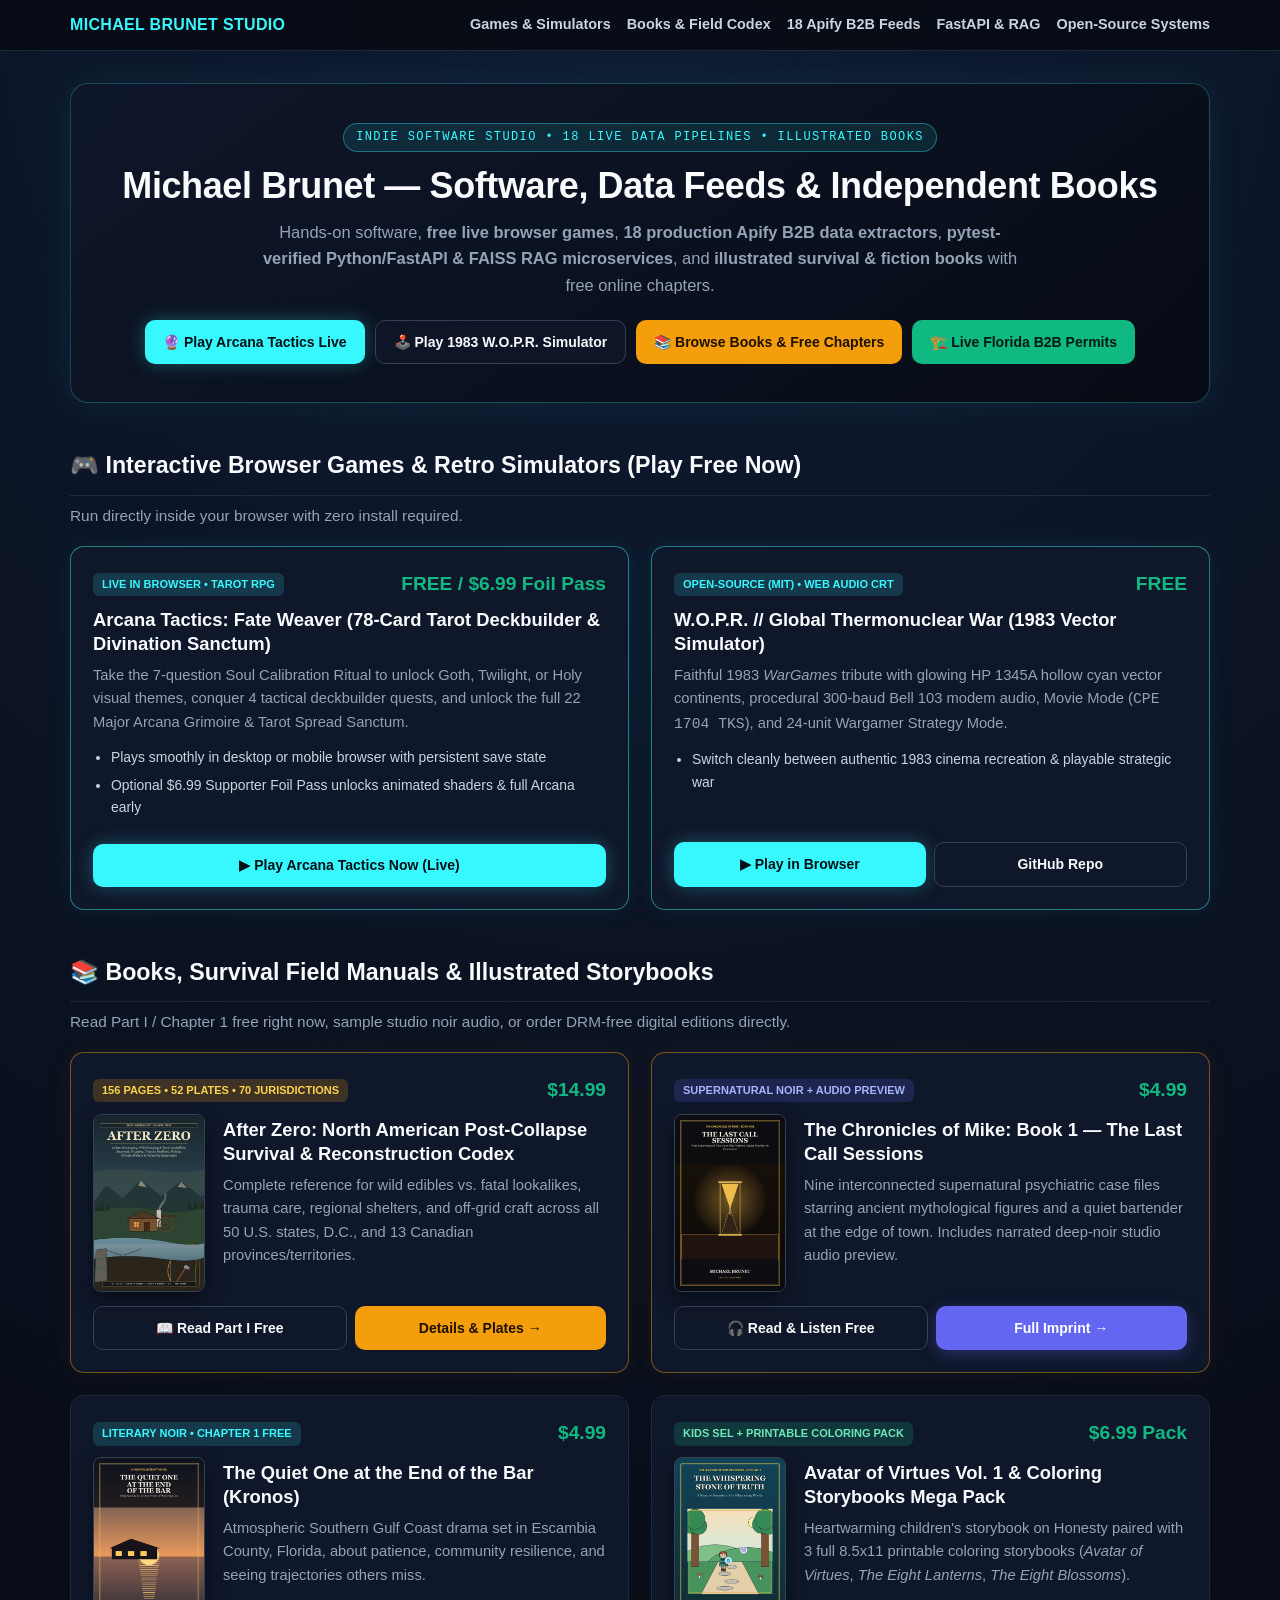
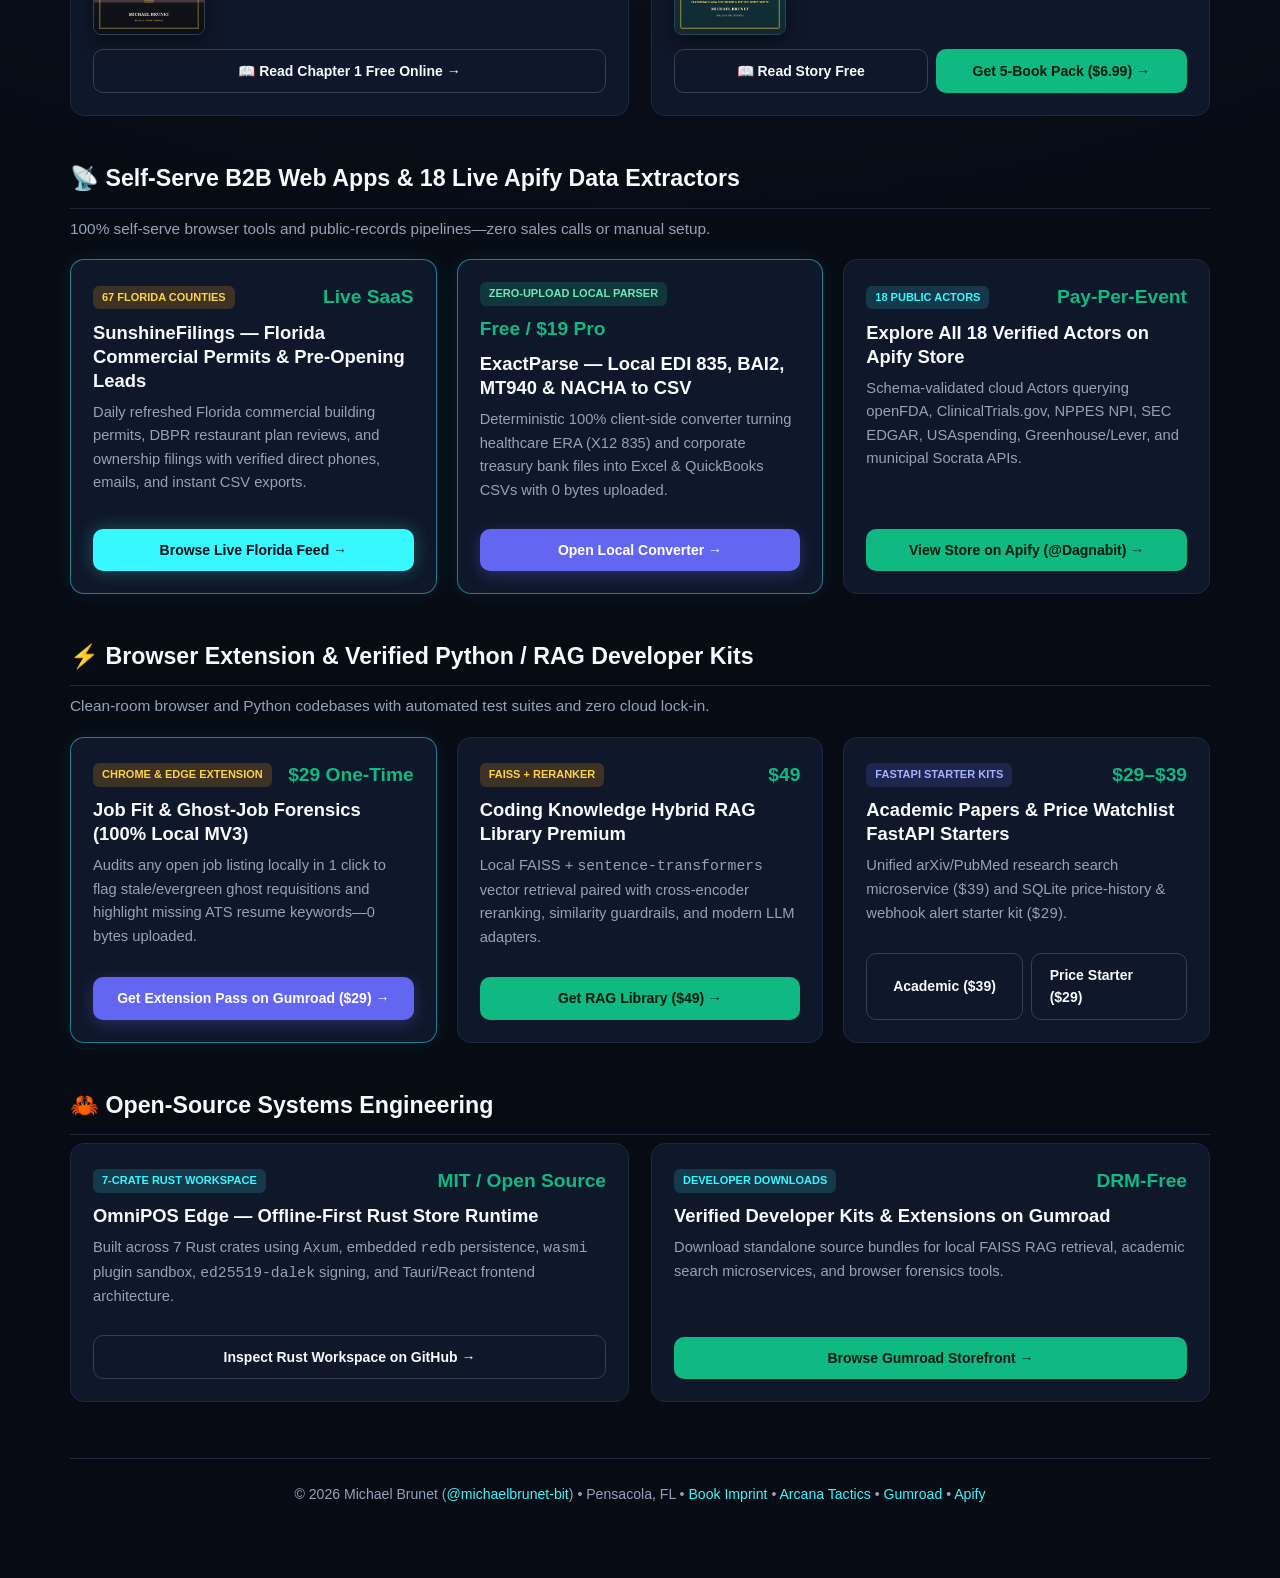
<file: index.html>
<!DOCTYPE html>
<html lang="en">
<head>
  <meta charset="UTF-8" />
  <meta name="viewport" content="width=device-width, initial-scale=1.0" />
  <title>Michael Brunet — Software Studio, Live Games, AI Microservices, Apify Feeds &amp; Books</title>
  <meta name="description" content="Play Arcana Tactics &amp; 1983 W.O.P.R. Simulator live, explore 18 Apify B2B data extractors, verified Python/FastAPI microservices on Gumroad, and illustrated books." />
  <link rel="canonical" href="https://michaelbrunet-bit.github.io/" />
  <meta property="og:title" content="Michael Brunet — Software Studio, Live Games, AI Microservices, Apify Feeds &amp; Books" />
  <meta property="og:description" content="Play Arcana Tactics &amp; 1983 W.O.P.R. Simulator live, explore 18 Apify B2B data extractors, verified Python/FastAPI microservices on Gumroad, and illustrated books." />
  <meta property="og:type" content="website" />
  <meta property="og:url" content="https://michaelbrunet-bit.github.io/" />
  <meta property="og:image" content="https://michaelbrunet-bit.github.io/GTW-1983-WOPR-Simulator/cover_630x500.png" />
  <meta name="twitter:card" content="summary_large_image" />
  <meta name="twitter:title" content="Michael Brunet — Software Studio, Live Games, AI Microservices, Apify Feeds &amp; Books" />
  <meta name="twitter:description" content="Play Arcana Tactics &amp; 1983 W.O.P.R. Simulator live, explore 18 Apify B2B data extractors, verified Python/FastAPI microservices on Gumroad, and illustrated books." />
  <style>
    :root {
      --bg: #070b14;
      --card: #0f172a;
      --card-2: #111c33;
      --border: #1e293b;
      --cyan: #38f8ff;
      --indigo: #6366f1;
      --emerald: #10b981;
      --amber: #f59e0b;
      --rose: #f43f5e;
      --text: #f8fafc;
      --muted: #94a3b8;
    }
    * { box-sizing: border-box; }
    html { scroll-behavior: smooth; }
    body {
      margin: 0;
      font-family: -apple-system, BlinkMacSystemFont, "Segoe UI", Roboto, Inter, sans-serif;
      background: radial-gradient(circle at top, #0f1b33 0%, var(--bg) 58%);
      color: var(--text);
      line-height: 1.6;
    }
    .topnav {
      position: sticky;
      top: 0;
      z-index: 40;
      background: rgba(7, 11, 20, 0.92);
      backdrop-filter: blur(10px);
      border-bottom: 1px solid var(--border);
    }
    .topnav-inner {
      max-width: 1180px;
      margin: 0 auto;
      padding: 12px 20px;
      display: flex;
      justify-content: space-between;
      align-items: center;
      flex-wrap: wrap;
      gap: 12px;
    }
    .brand { font-weight: 800; color: var(--cyan); text-decoration: none; font-size: 1rem; letter-spacing: 0.02em; }
    .navlinks { display: flex; flex-wrap: wrap; gap: 16px; }
    .navlinks a { color: #cbd5e1; text-decoration: none; font-size: 0.9rem; font-weight: 600; }
    .navlinks a:hover { color: var(--cyan); }
    .wrap { max-width: 1180px; margin: 0 auto; padding: 32px 20px 72px; }
    header.hero {
      text-align: center;
      padding: 38px 24px;
      border: 1px solid rgba(56, 248, 255, 0.25);
      border-radius: 18px;
      background: linear-gradient(145deg, rgba(15,23,42,0.92), rgba(7,11,20,0.96));
      box-shadow: 0 0 36px rgba(56, 248, 255, 0.08);
      margin-bottom: 36px;
    }
    .eyebrow {
      display: inline-block;
      font-family: "Courier New", monospace;
      font-size: 12px;
      letter-spacing: 1.4px;
      color: var(--cyan);
      background: rgba(56, 248, 255, 0.1);
      border: 1px solid rgba(56, 248, 255, 0.35);
      padding: 4px 12px;
      border-radius: 999px;
      margin-bottom: 12px;
    }
    h1 { font-size: 2.25rem; margin: 0 0 12px; letter-spacing: -0.4px; line-height: 1.2; }
    .hero-sub { max-width: 780px; margin: 0 auto 22px; color: var(--muted); font-size: 1.03rem; }
    .hero-actions { display: flex; flex-wrap: wrap; gap: 10px; justify-content: center; }
    .btn {
      display: inline-flex; align-items: center; justify-content: center; gap: 7px;
      padding: 10px 18px; border-radius: 10px; font-weight: 700; font-size: 14px;
      text-decoration: none; transition: transform 0.15s, box-shadow 0.15s; cursor: pointer;
    }
    .btn:hover { transform: translateY(-2px); }
    .btn-cyan { background: var(--cyan); color: #021017; box-shadow: 0 0 18px rgba(56,248,255,0.28); }
    .btn-indigo { background: var(--indigo); color: #fff; box-shadow: 0 4px 16px rgba(99,102,241,0.3); }
    .btn-emerald { background: var(--emerald); color: #031a12; }
    .btn-amber { background: var(--amber); color: #1c1002; }
    .btn-outline { border: 1px solid #334155; color: var(--text); background: rgba(15,23,42,0.75); }
    .section-title {
      font-size: 1.45rem; margin: 44px 0 8px; display: flex; align-items: center; gap: 10px;
      border-bottom: 1px solid var(--border); padding-bottom: 10px;
    }
    .section-lead { color: var(--muted); margin: 0 0 18px; font-size: 0.96rem; }
    .grid {
      display: grid;
      grid-template-columns: repeat(auto-fill, minmax(330px, 1fr));
      gap: 20px;
    }
    .grid-2 {
      display: grid;
      grid-template-columns: repeat(auto-fill, minmax(460px, 1fr));
      gap: 22px;
    }
    @media (max-width: 560px) {
      .grid-2 { grid-template-columns: 1fr; }
    }
    .card {
      background: var(--card);
      border: 1px solid var(--border);
      border-radius: 14px;
      padding: 22px;
      display: flex;
      flex-direction: column;
      justify-content: space-between;
      gap: 14px;
    }
    .card.featured {
      border-color: rgba(56, 248, 255, 0.45);
      box-shadow: 0 0 24px rgba(56, 248, 255, 0.07);
    }
    .card.book-featured {
      border-color: rgba(245, 158, 11, 0.45);
      box-shadow: 0 0 24px rgba(245, 158, 11, 0.06);
    }
    .badge-row { display: flex; justify-content: space-between; align-items: center; gap: 8px; margin-bottom: 8px; flex-wrap: wrap; }
    .tag {
      font-size: 11px; font-weight: 700; text-transform: uppercase;
      padding: 3px 9px; border-radius: 6px; background: rgba(99,102,241,0.18); color: #a5b4fc;
    }
    .tag.free { background: rgba(56,248,255,0.15); color: var(--cyan); }
    .tag.hot { background: rgba(245,158,11,0.2); color: #fcd34d; }
    .tag.green { background: rgba(16,185,129,0.2); color: #6ee7b7; }
    .price { font-size: 1.2rem; font-weight: 800; color: var(--emerald); }
    .card h3 { margin: 4px 0 8px; font-size: 1.15rem; line-height: 1.3; }
    .card p { color: var(--muted); font-size: 0.92rem; margin: 0 0 12px; }
    .bullets { margin: 0 0 12px; padding-left: 18px; color: #cbd5e1; font-size: 0.87rem; }
    .bullets li { margin-bottom: 5px; }
    .book-flex { display: flex; gap: 18px; align-items: flex-start; }
    .book-cover { width: 112px; flex-shrink: 0; border-radius: 8px; border: 1px solid #334155; box-shadow: 0 8px 20px rgba(0,0,0,0.45); }
    .gallery { display: grid; grid-template-columns: repeat(auto-fit, minmax(150px, 1fr)); gap: 10px; margin: 12px 0; }
    .gallery img { width: 100%; border-radius: 8px; border: 1px solid #334155; }
    .reader-box {
      max-width: 780px;
      margin: 24px auto;
      background: #0f172a;
      border: 1px solid #1e293b;
      border-radius: 16px;
      padding: 36px 32px;
      font-family: Georgia, "Times New Roman", serif;
      font-size: 1.07rem;
      line-height: 1.82;
      color: #e2e8f0;
    }
    .reader-box h2, .reader-box h3 { font-family: -apple-system, BlinkMacSystemFont, "Segoe UI", sans-serif; color: #fde68a; }
    .reader-box blockquote { border-left: 3px solid var(--amber); margin: 16px 0; padding: 6px 16px; background: rgba(245,158,11,0.08); border-radius: 0 8px 8px 0; color: #fef3c7; }
    .reader-box hr { border: none; border-top: 1px solid #334155; margin: 22px 0; }
    audio { width: 100%; margin: 8px 0; border-radius: 8px; }
    .fulfillment-note { font-size: 0.8rem; color: #94a3b8; border-top: 1px dashed #334155; padding-top: 8px; }
    footer { text-align: center; margin-top: 56px; padding-top: 24px; border-top: 1px solid var(--border); color: var(--muted); font-size: 0.88rem; }
    footer a { color: var(--cyan); text-decoration: none; }
  </style>
</head>
<body>
  <nav class="topnav">
    <div class="topnav-inner">
      <a class="brand" href="https://michaelbrunet-bit.github.io/">MICHAEL BRUNET STUDIO</a>
      <div class="navlinks">
        <a href="https://michaelbrunet-bit.github.io/#games">Games &amp; Simulators</a>
        <a href="https://michaelbrunet-bit.github.io/books/">Books &amp; Field Codex</a>
        <a href="https://michaelbrunet-bit.github.io/#data-feeds">18 Apify B2B Feeds</a>
        <a href="https://michaelbrunet-bit.github.io/#apis">FastAPI &amp; RAG</a>
        <a href="https://michaelbrunet-bit.github.io/#systems">Open-Source Systems</a>
      </div>
    </div>
  </nav>
  <div class="wrap">
    <header class="hero">
      <div class="eyebrow">INDIE SOFTWARE STUDIO • 18 LIVE DATA PIPELINES • ILLUSTRATED BOOKS</div>
      <h1>Michael Brunet — Software, Data Feeds &amp; Independent Books</h1>
      <p class="hero-sub">
        Hands-on software, <strong>free live browser games</strong>, <strong>18 production Apify B2B data extractors</strong>, <strong>pytest-verified Python/FastAPI &amp; FAISS RAG microservices</strong>, and <strong>illustrated survival &amp; fiction books</strong> with free online chapters.
      </p>
      <div class="hero-actions">
        <a class="btn btn-cyan" href="https://michaelbrunet-bit.github.io/arcana-tactics/">🔮 Play Arcana Tactics Live</a>
        <a class="btn btn-outline" href="https://michaelbrunet-bit.github.io/GTW-1983-WOPR-Simulator/">🕹️ Play 1983 W.O.P.R. Simulator</a>
        <a class="btn btn-amber" href="https://michaelbrunet-bit.github.io/books/">📚 Browse Books &amp; Free Chapters</a>
        <a class="btn btn-emerald" href="https://sunshinefilings.com" target="_blank" rel="noopener">🏗️ Live Florida B2B Permits</a>
      </div>
    </header>

    <h2 class="section-title" id="games">🎮 Interactive Browser Games &amp; Retro Simulators (Play Free Now)</h2>
    <p class="section-lead">Run directly inside your browser with zero install required.</p>
    <div class="grid-2">
      <div class="card featured">
        <div>
          <div class="badge-row">
            <span class="tag free">LIVE IN BROWSER • TAROT RPG</span>
            <span class="price">FREE / $6.99 Foil Pass</span>
          </div>
          <h3>Arcana Tactics: Fate Weaver (78-Card Tarot Deckbuilder &amp; Divination Sanctum)</h3>
          <p>Take the 7-question Soul Calibration Ritual to unlock Goth, Twilight, or Holy visual themes, conquer 4 tactical deckbuilder quests, and unlock the full 22 Major Arcana Grimoire &amp; Tarot Spread Sanctum.</p>
          <ul class="bullets">
            <li>Plays smoothly in desktop or mobile browser with persistent save state</li>
            <li>Optional $6.99 Supporter Foil Pass unlocks animated shaders &amp; full Arcana early</li>
          </ul>
        </div>
        <a class="btn btn-cyan" href="https://michaelbrunet-bit.github.io/arcana-tactics/">▶ Play Arcana Tactics Now (Live)</a>
      </div>

      <div class="card featured">
        <div>
          <div class="badge-row">
            <span class="tag free">OPEN-SOURCE (MIT) • WEB AUDIO CRT</span>
            <span class="price">FREE</span>
          </div>
          <h3>W.O.P.R. // Global Thermonuclear War (1983 Vector Simulator)</h3>
          <p>Faithful 1983 <em>WarGames</em> tribute with glowing HP 1345A hollow cyan vector continents, procedural 300-baud Bell 103 modem audio, Movie Mode (<code>CPE 1704 TKS</code>), and 24-unit Wargamer Strategy Mode.</p>
          <ul class="bullets">
            <li>Switch cleanly between authentic 1983 cinema recreation &amp; playable strategic war</li>
          </ul>
        </div>
        <div style="display:flex; gap:8px;">
          <a class="btn btn-cyan" style="flex:1;" href="https://michaelbrunet-bit.github.io/GTW-1983-WOPR-Simulator/">▶ Play in Browser</a>
          <a class="btn btn-outline" style="flex:1;" href="https://github.com/michaelbrunet-bit/GTW-1983-WOPR-Simulator" target="_blank" rel="noopener">GitHub Repo</a>
        </div>
      </div>
    </div>

    <h2 class="section-title" id="books">📚 Books, Survival Field Manuals &amp; Illustrated Storybooks</h2>
    <p class="section-lead">Read Part I / Chapter 1 free right now, sample studio noir audio, or order DRM-free digital editions directly.</p>
    <div class="grid-2">
      <div class="card book-featured">
        <div>
          <div class="badge-row"><span class="tag hot">156 PAGES • 52 PLATES • 70 JURISDICTIONS</span><span class="price">$14.99</span></div>
          <div class="book-flex">
            <img class="book-cover" src="./books/assets/After_Zero_North_America_KDP_Kindle_Cover.jpg" alt="After Zero Book Cover" />
            <div>
              <h3>After Zero: North American Post-Collapse Survival &amp; Reconstruction Codex</h3>
              <p>Complete reference for wild edibles vs. fatal lookalikes, trauma care, regional shelters, and off-grid craft across all 50 U.S. states, D.C., and 13 Canadian provinces/territories.</p>
            </div>
          </div>
        </div>
        <div style="display:flex; gap:8px; flex-wrap:wrap;">
          <a class="btn btn-outline" style="flex:1;" href="https://michaelbrunet-bit.github.io/books/read-after-zero.html">📖 Read Part I Free</a>
          <a class="btn btn-amber" style="flex:1;" href="https://michaelbrunet-bit.github.io/books/#after-zero">Details &amp; Plates →</a>
        </div>
      </div>

      <div class="card book-featured">
        <div>
          <div class="badge-row"><span class="tag">SUPERNATURAL NOIR + AUDIO PREVIEW</span><span class="price">$4.99</span></div>
          <div class="book-flex">
            <img class="book-cover" src="./books/assets/Chronicles_of_Mike_Book1_Kindle_Cover_1600x2560_300dpi.jpg" alt="Chronicles of Mike Cover" />
            <div>
              <h3>The Chronicles of Mike: Book 1 — The Last Call Sessions</h3>
              <p>Nine interconnected supernatural psychiatric case files starring ancient mythological figures and a quiet bartender at the edge of town. Includes narrated deep-noir studio audio preview.</p>
            </div>
          </div>
        </div>
        <div style="display:flex; gap:8px; flex-wrap:wrap;">
          <a class="btn btn-outline" style="flex:1;" href="https://michaelbrunet-bit.github.io/books/read-chronicles-of-mike.html">🎧 Read &amp; Listen Free</a>
          <a class="btn btn-indigo" style="flex:1;" href="https://michaelbrunet-bit.github.io/books/#chronicles-of-mike">Full Imprint →</a>
        </div>
      </div>

      <div class="card">
        <div>
          <div class="badge-row"><span class="tag free">LITERARY NOIR • CHAPTER 1 FREE</span><span class="price">$4.99</span></div>
          <div class="book-flex">
            <img class="book-cover" src="./books/assets/The_Quiet_One_Kronos_Kindle_Cover_1600x2560_300dpi.jpg" alt="Kronos Cover" />
            <div>
              <h3>The Quiet One at the End of the Bar (Kronos)</h3>
              <p>Atmospheric Southern Gulf Coast drama set in Escambia County, Florida, about patience, community resilience, and seeing trajectories others miss.</p>
            </div>
          </div>
        </div>
        <a class="btn btn-outline" href="https://michaelbrunet-bit.github.io/books/read-kronos.html">📖 Read Chapter 1 Free Online →</a>
      </div>

      <div class="card">
        <div>
          <div class="badge-row"><span class="tag green">KIDS SEL + PRINTABLE COLORING PACK</span><span class="price">$6.99 Pack</span></div>
          <div class="book-flex">
            <img class="book-cover" src="./books/assets/Avatar_of_Virtues_Vol1_Kindle_eBook_Cover_1600x2560_300dpi.jpg" alt="Avatar of Virtues Cover" />
            <div>
              <h3>Avatar of Virtues Vol. 1 &amp; Coloring Storybooks Mega Pack</h3>
              <p>Heartwarming children's storybook on Honesty paired with 3 full 8.5x11 printable coloring storybooks (<em>Avatar of Virtues</em>, <em>The Eight Lanterns</em>, <em>The Eight Blossoms</em>).</p>
            </div>
          </div>
        </div>
        <div style="display:flex; gap:8px; flex-wrap:wrap;">
          <a class="btn btn-outline" style="flex:1;" href="https://michaelbrunet-bit.github.io/books/read-avatar-of-virtues.html">📖 Read Story Free</a>
          <a class="btn btn-emerald" style="flex:1;" href="https://michaelbrunet-bit.github.io/books/#avatar-of-virtues">Get 5-Book Pack ($6.99) →</a>
        </div>
      </div>
    </div>

    <h2 class="section-title" id="data-feeds">📡 Self-Serve B2B Web Apps &amp; 18 Live Apify Data Extractors</h2>
    <p class="section-lead">100% self-serve browser tools and public-records pipelines—zero sales calls or manual setup.</p>
    <div class="grid">
      <div class="card featured">
        <div>
          <div class="badge-row"><span class="tag hot">67 FLORIDA COUNTIES</span><span class="price">Live SaaS</span></div>
          <h3>SunshineFilings — Florida Commercial Permits &amp; Pre-Opening Leads</h3>
          <p>Daily refreshed Florida commercial building permits, DBPR restaurant plan reviews, and ownership filings with verified direct phones, emails, and instant CSV exports.</p>
        </div>
        <a class="btn btn-cyan" href="https://sunshinefilings.com" target="_blank" rel="noopener">Browse Live Florida Feed →</a>
      </div>
      <div class="card featured">
        <div>
          <div class="badge-row"><span class="tag green">ZERO-UPLOAD LOCAL PARSER</span><span class="price">Free / $19 Pro</span></div>
          <h3>ExactParse — Local EDI 835, BAI2, MT940 &amp; NACHA to CSV</h3>
          <p>Deterministic 100% client-side converter turning healthcare ERA (X12 835) and corporate treasury bank files into Excel &amp; QuickBooks CSVs with 0 bytes uploaded.</p>
        </div>
        <a class="btn btn-indigo" href="https://exactparse.com" target="_blank" rel="noopener">Open Local Converter →</a>
      </div>
      <div class="card">
        <div>
          <div class="badge-row"><span class="tag free">18 PUBLIC ACTORS</span><span class="price">Pay-Per-Event</span></div>
          <h3>Explore All 18 Verified Actors on Apify Store</h3>
          <p>Schema-validated cloud Actors querying openFDA, ClinicalTrials.gov, NPPES NPI, SEC EDGAR, USAspending, Greenhouse/Lever, and municipal Socrata APIs.</p>
        </div>
        <a class="btn btn-emerald" href="https://apify.com/dagnabit" target="_blank" rel="noopener">View Store on Apify (@Dagnabit) →</a>
      </div>
    </div>

    <h2 class="section-title" id="apis">⚡ Browser Extension &amp; Verified Python / RAG Developer Kits</h2>
    <p class="section-lead">Clean-room browser and Python codebases with automated test suites and zero cloud lock-in.</p>
    <div class="grid">
      <div class="card featured">
        <div>
          <div class="badge-row"><span class="tag hot">CHROME &amp; EDGE EXTENSION</span><span class="price">$29 One-Time</span></div>
          <h3>Job Fit &amp; Ghost-Job Forensics (100% Local MV3)</h3>
          <p>Audits any open job listing locally in 1 click to flag stale/evergreen ghost requisitions and highlight missing ATS resume keywords—0 bytes uploaded.</p>
        </div>
        <a class="btn btn-indigo" href="https://brunetmike.gumroad.com/l/uckkb" target="_blank" rel="noopener">Get Extension Pass on Gumroad ($29) →</a>
      </div>
      <div class="card">
        <div>
          <div class="badge-row"><span class="tag hot">FAISS + RERANKER</span><span class="price">$49</span></div>
          <h3>Coding Knowledge Hybrid RAG Library Premium</h3>
          <p>Local FAISS + <code>sentence-transformers</code> vector retrieval paired with cross-encoder reranking, similarity guardrails, and modern LLM adapters.</p>
        </div>
        <a class="btn btn-emerald" href="https://brunetmike.gumroad.com/l/rzuiln" target="_blank" rel="noopener">Get RAG Library ($49) →</a>
      </div>
      <div class="card">
        <div>
          <div class="badge-row"><span class="tag">FASTAPI STARTER KITS</span><span class="price">$29–$39</span></div>
          <h3>Academic Papers &amp; Price Watchlist FastAPI Starters</h3>
          <p>Unified arXiv/PubMed research search microservice (<code>$39</code>) and SQLite price-history &amp; webhook alert starter kit (<code>$29</code>).</p>
        </div>
        <div style="display:flex; gap:8px; flex-wrap:wrap;">
          <a class="btn btn-outline" style="flex:1;" href="https://brunetmike.gumroad.com/l/qjdudp" target="_blank" rel="noopener">Academic ($39)</a>
          <a class="btn btn-outline" style="flex:1;" href="https://brunetmike.gumroad.com/l/wcsjlz" target="_blank" rel="noopener">Price Starter ($29)</a>
        </div>
      </div>
    </div>

    <h2 class="section-title" id="systems">🦀 Open-Source Systems Engineering</h2>
    <div class="grid-2">
      <div class="card">
        <div>
          <div class="badge-row"><span class="tag free">7-CRATE RUST WORKSPACE</span><span class="price">MIT / Open Source</span></div>
          <h3>OmniPOS Edge — Offline-First Rust Store Runtime</h3>
          <p>Built across 7 Rust crates using <code>Axum</code>, embedded <code>redb</code> persistence, <code>wasmi</code> plugin sandbox, <code>ed25519-dalek</code> signing, and Tauri/React frontend architecture.</p>
        </div>
        <a class="btn btn-outline" href="https://github.com/michaelbrunet-bit/omnipos-edge-rust" target="_blank" rel="noopener">Inspect Rust Workspace on GitHub →</a>
      </div>
      <div class="card">
        <div>
          <div class="badge-row"><span class="tag free">DEVELOPER DOWNLOADS</span><span class="price">DRM-Free</span></div>
          <h3>Verified Developer Kits &amp; Extensions on Gumroad</h3>
          <p>Download standalone source bundles for local FAISS RAG retrieval, academic search microservices, and browser forensics tools.</p>
        </div>
        <a class="btn btn-emerald" href="https://brunetmike.gumroad.com" target="_blank" rel="noopener">Browse Gumroad Storefront →</a>
      </div>
    </div>

    <footer>
      © 2026 Michael Brunet (<a href="https://github.com/michaelbrunet-bit">@michaelbrunet-bit</a>) • Pensacola, FL •
      <a href="https://michaelbrunet-bit.github.io/books/">Book Imprint</a> •
      <a href="https://michaelbrunet-bit.github.io/arcana-tactics/">Arcana Tactics</a> •
      <a href="https://brunetmike.gumroad.com">Gumroad</a> •
      <a href="https://apify.com/dagnabit">Apify</a>
    </footer>
  </div>
  <script type="application/ld+json">{"@context": "https://schema.org", "@type": "ItemList", "name": "Michael Brunet Software, Games, Books & Data Pipelines", "itemListElement": [{"@type": "SoftwareApplication", "name": "W.O.P.R. // Global Thermonuclear War (1983 Vector Simulator)", "applicationCategory": "GameApplication", "operatingSystem": "Web Browser, Windows", "url": "https://michaelbrunet-bit.github.io/GTW-1983-WOPR-Simulator/"}, {"@type": "SoftwareApplication", "name": "Arcana Tactics: Fate Weaver", "applicationCategory": "GameApplication", "operatingSystem": "Web Browser", "url": "https://michaelbrunet-bit.github.io/arcana-tactics/"}, {"@type": "Book", "name": "After Zero: North American Post-Collapse Survival & Reconstruction Codex", "author": {"@type": "Person", "name": "Michael Brunet"}, "url": "https://michaelbrunet-bit.github.io/books/#after-zero"}, {"@type": "Book", "name": "The Chronicles of Mike: Book 1 \u2014 The Last Call Sessions", "author": {"@type": "Person", "name": "Michael Brunet"}, "url": "https://michaelbrunet-bit.github.io/books/#chronicles-of-mike"}]}</script>
</body>
</html>
</file>
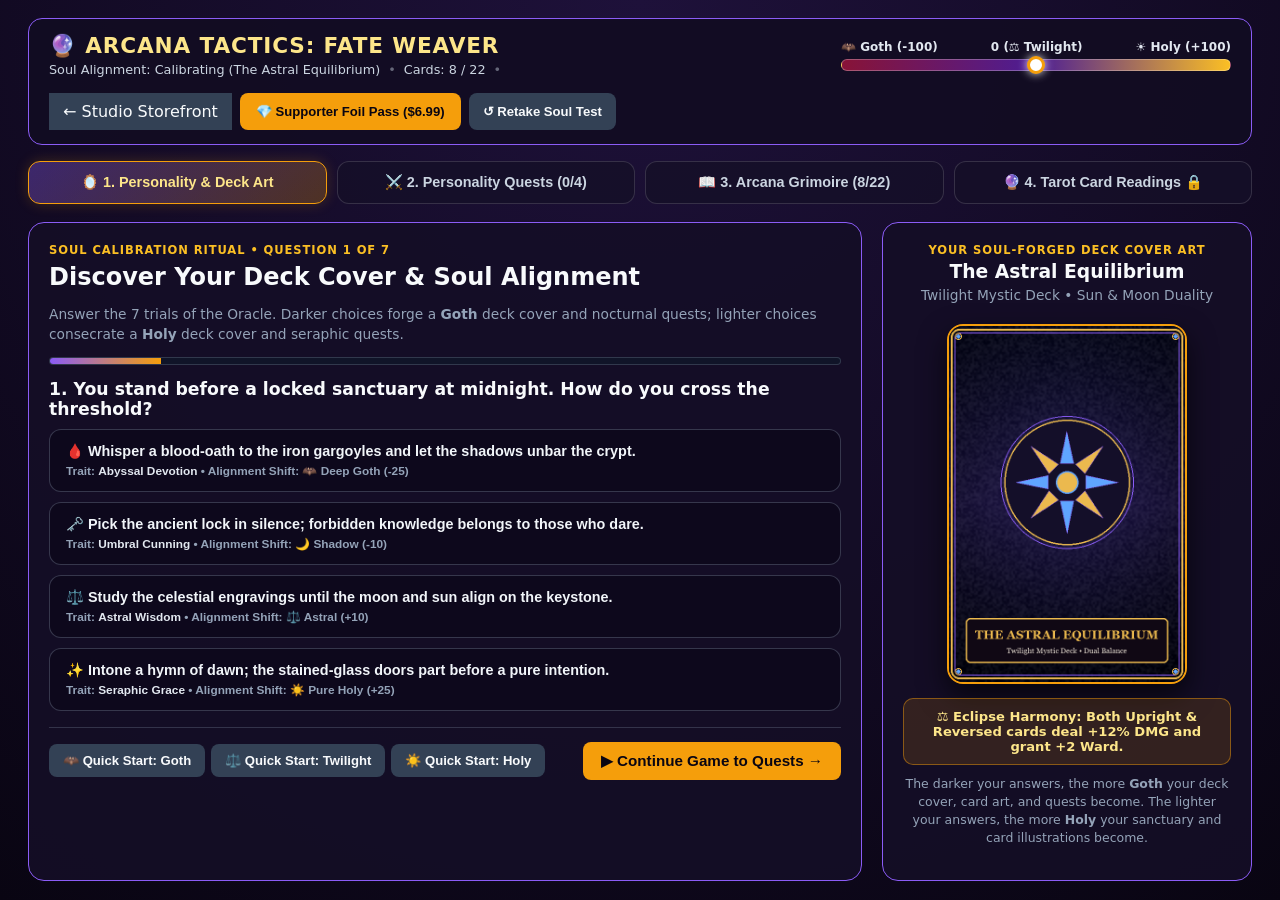
<file: arcana-tactics/index.html>
<!DOCTYPE html>
<html lang="en">
<head>
  <meta charset="UTF-8" />
  <meta name="viewport" content="width=device-width, initial-scale=1.0" />
  <title>Arcana Tactics: Fate Weaver — Tarot RPG &amp; Divination Sanctum</title>
  <link rel="stylesheet" href="./src/style.css?v=2.1" />
</head>
<body class="theme-twilight">
  <div class="app-shell">
    <!-- Top Header & Soul Alignment Bar -->
    <header class="topbar">
      <div class="brand-block">
        <div class="brand-title">🔮 ARCANA TACTICS: FATE WEAVER</div>
        <div class="brand-sub">
          <span id="soul-archetype-badge">Soul Alignment: Uncalibrated</span>
          <span class="sep">•</span>
          <span id="collection-badge">Cards: 8 / 22</span>
          <span class="sep">•</span>
          <span id="pro-badge" style="color: #fbbf24; font-weight: 700;"></span>
        </div>
      </div>

      <!-- Continuous Goth <-> Holy Spectrum Meter -->
      <div class="alignment-meter-wrap" title="Personality Spectrum: Darker = More Goth Art | Lighter = More Holy Art">
        <div class="alignment-labels">
          <span>🦇 Goth (-100)</span>
          <span id="alignment-score-label">0 (Twilight)</span>
          <span>☀️ Holy (+100)</span>
        </div>
        <div class="alignment-track">
          <div id="alignment-marker" class="alignment-marker" style="left: 50%;"></div>
        </div>
      </div>

      <div class="top-actions">
        <a href="https://michaelbrunet-bit.github.io/" class="btn-secondary" style="text-decoration: none;">← Studio Storefront</a>
        <button id="btn-open-store" class="btn-primary">💎 Supporter Foil Pass ($6.99)</button>
        <button id="btn-reset-save" class="btn-secondary" title="Reset Personality Test &amp; Campaign">↺ Retake Soul Test</button>
      </div>
    </header>

    <!-- Main Mode Navigation Tabs -->
    <nav class="mode-tabs">
      <button class="tab-btn active" data-tab="personality">🪞 1. Personality &amp; Deck Art</button>
      <button class="tab-btn" data-tab="quests">⚔️ 2. Personality Quests (<span id="nav-quest-progress">0/4</span>)</button>
      <button class="tab-btn" data-tab="grimoire">📖 3. Arcana Grimoire (<span id="nav-card-count">8/22</span>)</button>
      <button class="tab-btn" data-tab="reading" id="tab-btn-reading">🔮 4. Tarot Card Readings <span id="reading-lock-icon">🔒</span></button>
    </nav>

    <!-- Supporter DLC / PayPal Modal -->
    <section id="pro-modal" class="modal-card hidden">
      <div style="display: flex; justify-content: space-between; align-items: start; gap: 12px;">
        <div>
          <h3 style="margin: 0 0 6px; color: #fde68a;">💎 Celestial &amp; Abyssal Foil Supporter Pass ($6.99)</h3>
          <p style="margin: 0 0 12px; font-size: 0.85rem; color: #cbd5e1;">
            Supports indie Steam launch! Unlocks animated Foil Shaders across all Goth, Twilight &amp; Holy decks, +1 Max Astral Mana in Quest Battles, and instant access to all 22 Major Arcana &amp; the Tarot Reading Sanctum.
          </p>
        </div>
        <button id="btn-close-store" class="btn-secondary">✕</button>
      </div>
      <div style="display: flex; gap: 10px; flex-wrap: wrap; align-items: center;">
        <a
          href="https://www.paypal.com/paypalme/MichaelBrunet/6.99"
          target="_blank"
          rel="noopener noreferrer"
          class="btn-primary"
          style="text-decoration: none; display: inline-block;"
        >
          💳 Checkout via PayPal ($6.99)
        </a>
        <input
          id="pro-key-input"
          type="text"
          value=""
          placeholder="Enter PayPal Transaction ID (4+ chars) after checkout"
          class="text-input"
        />
        <button id="btn-unlock-pro" class="btn-primary">Activate Pass</button>
      </div>
    </section>

    <!-- ===================================================================== -->
    <!-- VIEW 1: PERSONALITY TEST & DECK COVER ART CONFIGURATOR                -->
    <!-- ===================================================================== -->
    <section id="view-personality" class="view-section">
      <div class="personality-layout">
        <!-- Left: Interactive Quiz or Completed Soul Summary -->
        <div class="panel-card" id="quiz-container">
          <div class="section-eyebrow">SOUL CALIBRATION RITUAL • INITIALIZING</div>
          <h2 style="margin: 6px 0 8px;">Discover Your Deck Cover &amp; Soul Alignment</h2>
          <p class="muted-text">Awakening the Oracle's 7-Question Personality Exam...</p>
        </div>

        <!-- Right: Live Deck Cover Art Preview -->
        <div class="panel-card deck-preview-panel">
          <div class="section-eyebrow">YOUR SOUL-FORGED DECK COVER ART</div>
          <h3 id="deck-cover-title" style="margin: 4px 0;">The Astral Equilibrium</h3>
          <div id="deck-cover-subtitle" class="muted-text" style="margin-bottom: 12px;">
            Twilight Mystic Deck • Sun &amp; Moon Duality
          </div>
          <div class="deck-cover-frame">
            <img id="deck-cover-img" src="./assets/decks/cover_twilight_eclipse.png" alt="Deck Cover Art" />
          </div>
          <div id="deck-passive-box" class="passive-pill"></div>
          <p class="muted-text" style="font-size: 0.78rem; margin-top: 10px;">
            The darker your answers, the more <strong>Goth</strong> your deck cover, card art, and quests become. The lighter your answers, the more <strong>Holy</strong> your sanctuary and card illustrations become.
          </p>
        </div>
      </div>
    </section>

    <!-- ===================================================================== -->
    <!-- VIEW 2: PERSONALITY-BASED QUESTS & TACTICAL TAROT COMBAT              -->
    <!-- ===================================================================== -->
    <section id="view-quests" class="view-section hidden">
      <!-- Stats strip for Quest Combat -->
      <div class="stats-strip combat-stats-bar">
        <div class="stat-pill">❤️ Vessel HP: <span id="stat-hp">80 / 80</span></div>
        <div class="stat-pill">🛡️ Ward: <span id="stat-block">0</span></div>
        <div class="stat-pill">⚡ Astral Mana: <span id="stat-mana">3 / 3</span></div>
        <div class="stat-pill">🔮 Fate Points: <span id="stat-fate">2</span></div>
        <div class="stat-pill">🪙 Astral Gold: <span id="stat-gold">50</span></div>
      </div>

      <!-- Quest Campaign Stepper -->
      <div id="quest-stepper" class="quest-stepper"></div>

      <!-- Narrative Dilemma Box (Before Battle) -->
      <div id="quest-dilemma-box" class="panel-card dilemma-panel hidden"></div>

      <!-- Active Tactical Battle Arena -->
      <div id="quest-combat-arena" class="arena-grid">
        <main>
          <div class="boss-panel">
            <div class="boss-header-row">
              <div>
                <div id="quest-chapter-tag" class="section-eyebrow">QUEST I</div>
                <h2 id="enemy-name" style="margin: 4px 0; font-size: 1.5rem;"></h2>
                <div id="enemy-title" class="muted-text"></div>
              </div>
              <div id="quest-reward-preview" class="reward-badge-box"></div>
            </div>
            <div class="hp-bar-outer">
              <div id="enemy-hp-bar" class="hp-bar-inner" style="width: 100%;"></div>
            </div>
            <div id="enemy-hp" style="font-weight: 700; font-size: 0.9rem;"></div>
            <div id="enemy-intent" style="margin-top: 8px; color: #fda4af; font-weight: 700;"></div>
          </div>

          <div id="hand-container" class="hand-grid"></div>
        </main>

        <aside class="sidebar-panel">
          <div class="mini-deck-widget">
            <img id="combat-deck-back" src="./assets/decks/cover_twilight_eclipse.png" alt="Deck Back" />
            <div>
              <div style="font-weight: 700; font-size: 0.85rem;" id="combat-deck-name">Active Deck</div>
              <div class="muted-text" style="font-size: 0.75rem;">
                Draw Pile: <span id="draw-pile-count">0</span> | Discard: <span id="discard-pile-count">0</span>
              </div>
            </div>
          </div>

          <button id="btn-end-turn" class="btn-secondary" style="width: 100%; font-size: 0.9rem; padding: 10px;">
            ⏭️ Pass Turn &amp; Redraw Hand
          </button>
          <button id="btn-blessing" class="btn-sanctum">
            🌟 Sanctum Blessing (40 🪙 → +18 HP, +2 🔮)
          </button>
          <div style="font-size: 0.8rem; font-weight: 700; color: #cbd5e1; margin-top: 4px;">
            Astral Chronicle (Quest Log)
          </div>
          <div id="combat-log" class="log-box"></div>
        </aside>
      </div>
    </section>

    <!-- ===================================================================== -->
    <!-- VIEW 3: ARCANA GRIMOIRE (22 MAJOR ARCANA GALLERY)                     -->
    <!-- ===================================================================== -->
    <section id="view-grimoire" class="view-section hidden">
      <div class="panel-card">
        <div class="grimoire-header">
          <div>
            <div class="section-eyebrow">COMPLETE 22 MAJOR ARCANA CODEX</div>
            <h2 style="margin: 4px 0;">Soul-Bound Grimoire &amp; Art Preview</h2>
            <p class="muted-text" style="margin: 0;">
              Cards automatically render in your personality's art style (<strong id="grimoire-style-label">Twilight</strong>), or preview all 3 styles below.
            </p>
          </div>
          <div class="style-switcher">
            <button class="btn-secondary" data-preview-style="auto">🪞 My Soul Style</button>
            <button class="btn-secondary" data-preview-style="goth">🦇 Goth Art</button>
            <button class="btn-secondary" data-preview-style="twilight">⚖️ Twilight Art</button>
            <button class="btn-secondary" data-preview-style="holy">☀️ Holy Art</button>
          </div>
        </div>
        <div id="grimoire-grid" class="grimoire-grid"></div>
      </div>
    </section>

    <!-- ===================================================================== -->
    <!-- VIEW 4: TAROT CARD READING SANCTUM (UNLOCKED AT END OF QUESTS)        -->
    <!-- ===================================================================== -->
    <section id="view-reading" class="view-section hidden">
      <!-- Locked Banner if Quests not finished yet -->
      <div id="reading-locked-panel" class="panel-card reading-locked-box hidden">
        <h2>🔒 The Divination Sanctum Awaits Your Mastery</h2>
        <p class="muted-text" style="max-width: 640px; margin: 8px auto 16px;">
          True Tarot Card Readings require a complete 22-card Major Arcana deck forged through your Personality Quests. Complete all 4 Quests on your path to awaken the Divination Table!
        </p>
        <div id="reading-unlock-status" style="margin-bottom: 16px; font-weight: 700; color: #fde68a;"></div>
        <div style="display: flex; gap: 12px; justify-content: center; flex-wrap: wrap;">
          <button id="btn-go-quests" class="btn-primary">⚔️ Continue Personality Quests</button>
          <button id="btn-Instant-unlock-reading" class="btn-secondary">
            🗝️ Master Seeker Override (Unlock All 22 Cards &amp; Divination Now)
          </button>
        </div>
      </div>

      <!-- Unlocked Interactive Tarot Reading Table -->
      <div id="reading-sanctum-content">
        <div class="panel-card reading-controls-panel">
          <div class="reading-top-row">
            <div>
              <div class="section-eyebrow">THE ORACLE'S DIVINATION TABLE • UNLOCKED</div>
              <h2 style="margin: 4px 0;">Perform a Soul-Bound Tarot Card Reading</h2>
              <p class="muted-text" style="margin: 0;">
                Your readings use your <strong id="reading-deck-label">Soul Deck</strong> and synthesize esoteric interpretations aligned with your personality.
              </p>
            </div>
            <img id="reading-deck-thumb" src="./assets/decks/cover_twilight_eclipse.png" alt="Deck Cover" class="reading-deck-mini" />
          </div>

          <div class="reading-form-grid">
            <div>
              <label class="field-label" for="reading-spread-select">1. Select Tarot Spread</label>
              <select id="reading-spread-select" class="text-input" style="width: 100%;">
                <option value="single">Single-Card Soul Mirror (1 Card)</option>
                <option value="three_card" selected>Three-Card Fate Weaver — Past • Present • Future (3 Cards)</option>
                <option value="five_card">Five-Card Sanctuary of the Soul Spread (5 Cards)</option>
              </select>
            </div>
            <div>
              <label class="field-label" for="reading-question-input">2. Whisper Your Question or Intention</label>
              <input
                id="reading-question-input"
                type="text"
                class="text-input"
                style="width: 100%;"
                placeholder="e.g., What hidden truth guides my next creative chapter?"
              />
            </div>
            <div style="display: flex; align-items: end; gap: 8px;">
              <button id="btn-deal-reading" class="btn-primary" style="width: 100%; padding: 11px 16px;">
                🃏 Shuffle &amp; Deal Tarot Spread
              </button>
              <button id="btn-reveal-all-reading" class="btn-secondary" style="padding: 11px 14px;">
                👁️ Reveal All
              </button>
            </div>
          </div>
        </div>

        <!-- Drawn Spread Cards Table -->
        <div id="reading-spread-stage" class="reading-spread-stage"></div>

        <!-- Holistic Oracle Synthesis Panel -->
        <div id="reading-synthesis-panel" class="panel-card synthesis-panel hidden"></div>

        <!-- Saved Readings Journal -->
        <div class="panel-card" style="margin-top: 18px;">
          <h3 style="margin: 0 0 10px;">📜 Saved Tarot Reading Chronicle</h3>
          <div id="reading-journal-list" class="journal-list"></div>
        </div>
      </div>
    </section>
  </div>

  <script src="./src/cards.js?v=2.2"></script>
  <script src="./src/game.js?v=2.2"></script>
</body>
</html>
</file>
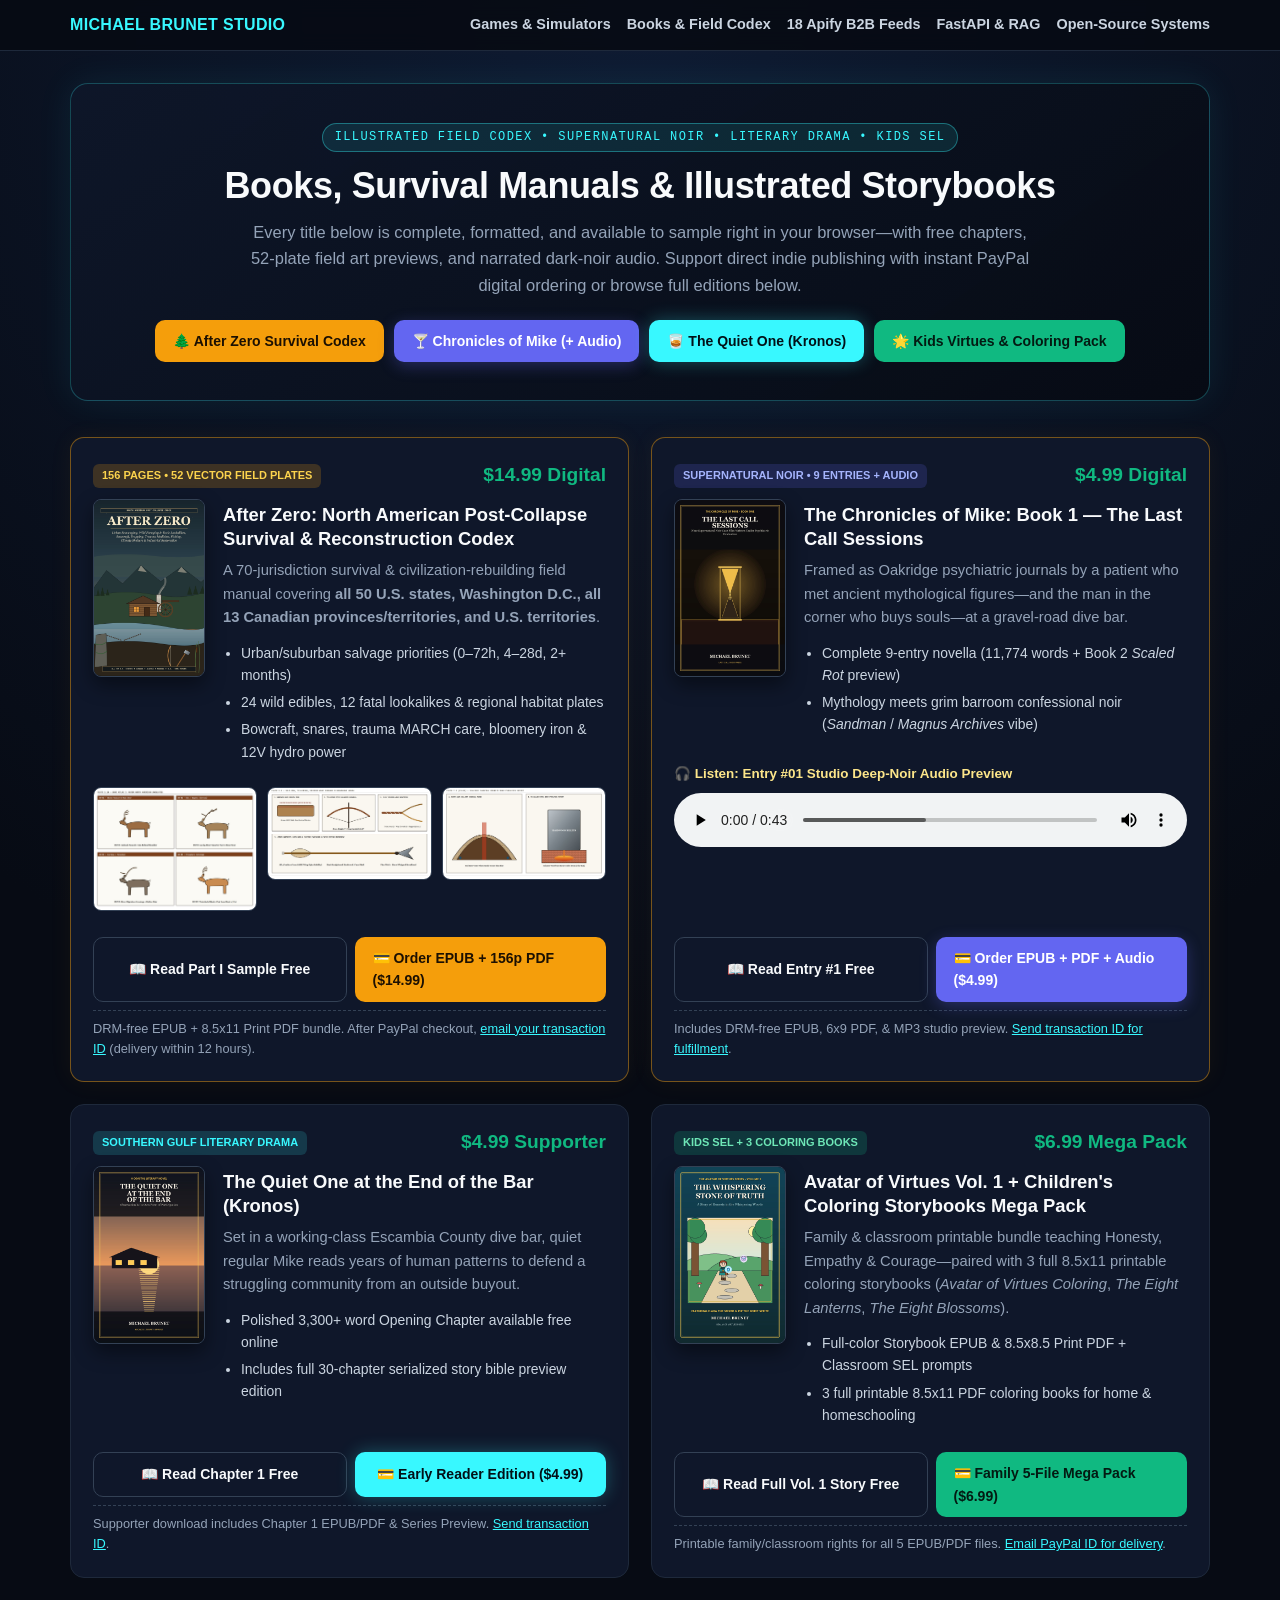
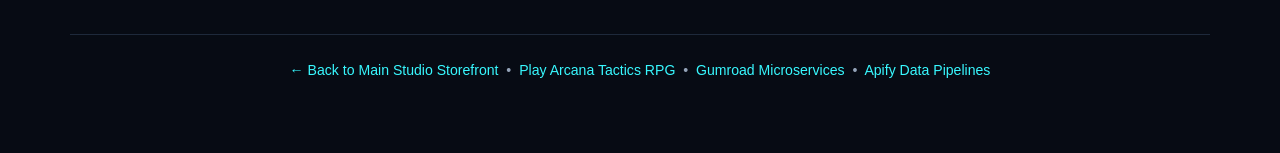
<file: books/index.html>
<!DOCTYPE html>
<html lang="en">
<head>
  <meta charset="UTF-8" />
  <meta name="viewport" content="width=device-width, initial-scale=1.0" />
  <title>Michael Brunet Books — After Zero Survival Codex, Chronicles of Mike, Kronos &amp; Kids SEL Storybooks</title>
  <meta name="description" content="Read free online excerpts, listen to noir audio previews, and unlock DRM-free EPUB/PDF editions including the 156-page After Zero North American Survival Codex." />
  <link rel="canonical" href="https://michaelbrunet-bit.github.io/books/" />
  <meta property="og:title" content="Michael Brunet Books — After Zero Survival Codex, Chronicles of Mike, Kronos &amp; Kids SEL Storybooks" />
  <meta property="og:description" content="Read free online excerpts, listen to noir audio previews, and unlock DRM-free EPUB/PDF editions including the 156-page After Zero North American Survival Codex." />
  <meta property="og:type" content="website" />
  <meta property="og:url" content="https://michaelbrunet-bit.github.io/books/" />
  <meta property="og:image" content="https://michaelbrunet-bit.github.io/books/assets/After_Zero_North_America_KDP_Kindle_Cover.jpg" />
  <meta name="twitter:card" content="summary_large_image" />
  <meta name="twitter:title" content="Michael Brunet Books — After Zero Survival Codex, Chronicles of Mike, Kronos &amp; Kids SEL Storybooks" />
  <meta name="twitter:description" content="Read free online excerpts, listen to noir audio previews, and unlock DRM-free EPUB/PDF editions including the 156-page After Zero North American Survival Codex." />
  <style>
    :root {
      --bg: #070b14;
      --card: #0f172a;
      --card-2: #111c33;
      --border: #1e293b;
      --cyan: #38f8ff;
      --indigo: #6366f1;
      --emerald: #10b981;
      --amber: #f59e0b;
      --rose: #f43f5e;
      --text: #f8fafc;
      --muted: #94a3b8;
    }
    * { box-sizing: border-box; }
    html { scroll-behavior: smooth; }
    body {
      margin: 0;
      font-family: -apple-system, BlinkMacSystemFont, "Segoe UI", Roboto, Inter, sans-serif;
      background: radial-gradient(circle at top, #0f1b33 0%, var(--bg) 58%);
      color: var(--text);
      line-height: 1.6;
    }
    .topnav {
      position: sticky;
      top: 0;
      z-index: 40;
      background: rgba(7, 11, 20, 0.92);
      backdrop-filter: blur(10px);
      border-bottom: 1px solid var(--border);
    }
    .topnav-inner {
      max-width: 1180px;
      margin: 0 auto;
      padding: 12px 20px;
      display: flex;
      justify-content: space-between;
      align-items: center;
      flex-wrap: wrap;
      gap: 12px;
    }
    .brand { font-weight: 800; color: var(--cyan); text-decoration: none; font-size: 1rem; letter-spacing: 0.02em; }
    .navlinks { display: flex; flex-wrap: wrap; gap: 16px; }
    .navlinks a { color: #cbd5e1; text-decoration: none; font-size: 0.9rem; font-weight: 600; }
    .navlinks a:hover { color: var(--cyan); }
    .wrap { max-width: 1180px; margin: 0 auto; padding: 32px 20px 72px; }
    header.hero {
      text-align: center;
      padding: 38px 24px;
      border: 1px solid rgba(56, 248, 255, 0.25);
      border-radius: 18px;
      background: linear-gradient(145deg, rgba(15,23,42,0.92), rgba(7,11,20,0.96));
      box-shadow: 0 0 36px rgba(56, 248, 255, 0.08);
      margin-bottom: 36px;
    }
    .eyebrow {
      display: inline-block;
      font-family: "Courier New", monospace;
      font-size: 12px;
      letter-spacing: 1.4px;
      color: var(--cyan);
      background: rgba(56, 248, 255, 0.1);
      border: 1px solid rgba(56, 248, 255, 0.35);
      padding: 4px 12px;
      border-radius: 999px;
      margin-bottom: 12px;
    }
    h1 { font-size: 2.25rem; margin: 0 0 12px; letter-spacing: -0.4px; line-height: 1.2; }
    .hero-sub { max-width: 780px; margin: 0 auto 22px; color: var(--muted); font-size: 1.03rem; }
    .hero-actions { display: flex; flex-wrap: wrap; gap: 10px; justify-content: center; }
    .btn {
      display: inline-flex; align-items: center; justify-content: center; gap: 7px;
      padding: 10px 18px; border-radius: 10px; font-weight: 700; font-size: 14px;
      text-decoration: none; transition: transform 0.15s, box-shadow 0.15s; cursor: pointer;
    }
    .btn:hover { transform: translateY(-2px); }
    .btn-cyan { background: var(--cyan); color: #021017; box-shadow: 0 0 18px rgba(56,248,255,0.28); }
    .btn-indigo { background: var(--indigo); color: #fff; box-shadow: 0 4px 16px rgba(99,102,241,0.3); }
    .btn-emerald { background: var(--emerald); color: #031a12; }
    .btn-amber { background: var(--amber); color: #1c1002; }
    .btn-outline { border: 1px solid #334155; color: var(--text); background: rgba(15,23,42,0.75); }
    .section-title {
      font-size: 1.45rem; margin: 44px 0 8px; display: flex; align-items: center; gap: 10px;
      border-bottom: 1px solid var(--border); padding-bottom: 10px;
    }
    .section-lead { color: var(--muted); margin: 0 0 18px; font-size: 0.96rem; }
    .grid {
      display: grid;
      grid-template-columns: repeat(auto-fill, minmax(330px, 1fr));
      gap: 20px;
    }
    .grid-2 {
      display: grid;
      grid-template-columns: repeat(auto-fill, minmax(460px, 1fr));
      gap: 22px;
    }
    @media (max-width: 560px) {
      .grid-2 { grid-template-columns: 1fr; }
    }
    .card {
      background: var(--card);
      border: 1px solid var(--border);
      border-radius: 14px;
      padding: 22px;
      display: flex;
      flex-direction: column;
      justify-content: space-between;
      gap: 14px;
    }
    .card.featured {
      border-color: rgba(56, 248, 255, 0.45);
      box-shadow: 0 0 24px rgba(56, 248, 255, 0.07);
    }
    .card.book-featured {
      border-color: rgba(245, 158, 11, 0.45);
      box-shadow: 0 0 24px rgba(245, 158, 11, 0.06);
    }
    .badge-row { display: flex; justify-content: space-between; align-items: center; gap: 8px; margin-bottom: 8px; flex-wrap: wrap; }
    .tag {
      font-size: 11px; font-weight: 700; text-transform: uppercase;
      padding: 3px 9px; border-radius: 6px; background: rgba(99,102,241,0.18); color: #a5b4fc;
    }
    .tag.free { background: rgba(56,248,255,0.15); color: var(--cyan); }
    .tag.hot { background: rgba(245,158,11,0.2); color: #fcd34d; }
    .tag.green { background: rgba(16,185,129,0.2); color: #6ee7b7; }
    .price { font-size: 1.2rem; font-weight: 800; color: var(--emerald); }
    .card h3 { margin: 4px 0 8px; font-size: 1.15rem; line-height: 1.3; }
    .card p { color: var(--muted); font-size: 0.92rem; margin: 0 0 12px; }
    .bullets { margin: 0 0 12px; padding-left: 18px; color: #cbd5e1; font-size: 0.87rem; }
    .bullets li { margin-bottom: 5px; }
    .book-flex { display: flex; gap: 18px; align-items: flex-start; }
    .book-cover { width: 112px; flex-shrink: 0; border-radius: 8px; border: 1px solid #334155; box-shadow: 0 8px 20px rgba(0,0,0,0.45); }
    .gallery { display: grid; grid-template-columns: repeat(auto-fit, minmax(150px, 1fr)); gap: 10px; margin: 12px 0; }
    .gallery img { width: 100%; border-radius: 8px; border: 1px solid #334155; }
    .reader-box {
      max-width: 780px;
      margin: 24px auto;
      background: #0f172a;
      border: 1px solid #1e293b;
      border-radius: 16px;
      padding: 36px 32px;
      font-family: Georgia, "Times New Roman", serif;
      font-size: 1.07rem;
      line-height: 1.82;
      color: #e2e8f0;
    }
    .reader-box h2, .reader-box h3 { font-family: -apple-system, BlinkMacSystemFont, "Segoe UI", sans-serif; color: #fde68a; }
    .reader-box blockquote { border-left: 3px solid var(--amber); margin: 16px 0; padding: 6px 16px; background: rgba(245,158,11,0.08); border-radius: 0 8px 8px 0; color: #fef3c7; }
    .reader-box hr { border: none; border-top: 1px solid #334155; margin: 22px 0; }
    audio { width: 100%; margin: 8px 0; border-radius: 8px; }
    .fulfillment-note { font-size: 0.8rem; color: #94a3b8; border-top: 1px dashed #334155; padding-top: 8px; }
    footer { text-align: center; margin-top: 56px; padding-top: 24px; border-top: 1px solid var(--border); color: var(--muted); font-size: 0.88rem; }
    footer a { color: var(--cyan); text-decoration: none; }
  </style>
</head>
<body>
  <nav class="topnav">
    <div class="topnav-inner">
      <a class="brand" href="https://michaelbrunet-bit.github.io/">MICHAEL BRUNET STUDIO</a>
      <div class="navlinks">
        <a href="https://michaelbrunet-bit.github.io/#games">Games &amp; Simulators</a>
        <a href="https://michaelbrunet-bit.github.io/books/">Books &amp; Field Codex</a>
        <a href="https://michaelbrunet-bit.github.io/#data-feeds">18 Apify B2B Feeds</a>
        <a href="https://michaelbrunet-bit.github.io/#apis">FastAPI &amp; RAG</a>
        <a href="https://michaelbrunet-bit.github.io/#systems">Open-Source Systems</a>
      </div>
    </div>
  </nav>
  <div class="wrap">
    <header class="hero">
      <div class="eyebrow">ILLUSTRATED FIELD CODEX • SUPERNATURAL NOIR • LITERARY DRAMA • KIDS SEL</div>
      <h1>Books, Survival Manuals &amp; Illustrated Storybooks</h1>
      <p class="hero-sub">
        Every title below is complete, formatted, and available to sample right in your browser—with free chapters, 52-plate field art previews, and narrated dark-noir audio. Support direct indie publishing with instant PayPal digital ordering or browse full editions below.
      </p>
      <div class="hero-actions">
        <a class="btn btn-amber" href="#after-zero">🌲 After Zero Survival Codex</a>
        <a class="btn btn-indigo" href="#chronicles-of-mike">🍸 Chronicles of Mike (+ Audio)</a>
        <a class="btn btn-cyan" href="#kronos">🥃 The Quiet One (Kronos)</a>
        <a class="btn btn-emerald" href="#avatar-of-virtues">🌟 Kids Virtues &amp; Coloring Pack</a>
      </div>
    </header>

    <div class="grid-2">
      <article class="card book-featured" id="after-zero">
        <div>
          <div class="badge-row">
            <span class="tag hot">156 PAGES • 52 VECTOR FIELD PLATES</span>
            <span class="price">$14.99 Digital</span>
          </div>
          <div class="book-flex">
            <img class="book-cover" src="./assets/After_Zero_North_America_KDP_Kindle_Cover.jpg" alt="After Zero Cover" />
            <div>
              <h3>After Zero: North American Post-Collapse Survival &amp; Reconstruction Codex</h3>
              <p>A 70-jurisdiction survival &amp; civilization-rebuilding field manual covering <strong>all 50 U.S. states, Washington D.C., all 13 Canadian provinces/territories, and U.S. territories</strong>.</p>
              <ul class="bullets">
                <li>Urban/suburban salvage priorities (0–72h, 4–28d, 2+ months)</li>
                <li>24 wild edibles, 12 fatal lookalikes &amp; regional habitat plates</li>
                <li>Bowcraft, snares, trauma MARCH care, bloomery iron &amp; 12V hydro power</li>
              </ul>
            </div>
          </div>
          <div class="gallery">
            <img src="./assets/AN_plate_1_large_ungulates.jpg" alt="Wildlife identification field plate" />
            <img src="./assets/craft_bow_arrows_strings.jpg" alt="Bowcraft field plate" />
            <img src="./assets/CS-01_charcoal_mound_retort.jpg" alt="Charcoal retort diagram" />
          </div>
        </div>
        <div>
          <div style="display:flex; gap:8px; flex-wrap:wrap; margin-bottom:8px;">
            <a class="btn btn-outline" style="flex:1;" href="./read-after-zero.html">📖 Read Part I Sample Free</a>
            <a class="btn btn-amber" style="flex:1;" href="https://www.paypal.com/paypalme/MichaelBrunet/14.99" target="_blank" rel="noopener">💳 Order EPUB + 156p PDF ($14.99)</a>
          </div>
          <div class="fulfillment-note">
            DRM-free EPUB + 8.5x11 Print PDF bundle. After PayPal checkout, <a href="mailto:michael.brunet@gmail.com?subject=After%20Zero%20Digital%20Codex%20Order&body=Hi%20Michael%2C%20I%20just%20paid%20%2414.99%20via%20PayPal%20for%20After%20Zero.%20PayPal%20Transaction%20ID%3A%20" style="color:var(--cyan);">email your transaction ID</a> (delivery within 12 hours).
          </div>
        </div>
      </article>

      <article class="card book-featured" id="chronicles-of-mike">
        <div>
          <div class="badge-row">
            <span class="tag">SUPERNATURAL NOIR • 9 ENTRIES + AUDIO</span>
            <span class="price">$4.99 Digital</span>
          </div>
          <div class="book-flex">
            <img class="book-cover" src="./assets/Chronicles_of_Mike_Book1_Kindle_Cover_1600x2560_300dpi.jpg" alt="Chronicles of Mike Book 1 Cover" />
            <div>
              <h3>The Chronicles of Mike: Book 1 — The Last Call Sessions</h3>
              <p>Framed as Oakridge psychiatric journals by a patient who met ancient mythological figures—and the man in the corner who buys souls—at a gravel-road dive bar.</p>
              <ul class="bullets">
                <li>Complete 9-entry novella (11,774 words + Book 2 <em>Scaled Rot</em> preview)</li>
                <li>Mythology meets grim barroom confessional noir (<em>Sandman</em> / <em>Magnus Archives</em> vibe)</li>
              </ul>
            </div>
          </div>
          <div style="margin-top:12px;">
            <strong style="font-size:0.84rem; color:#fde68a;">🎧 Listen: Entry #01 Studio Deep-Noir Audio Preview</strong>
            <audio controls preload="metadata" src="./assets/chronicles_noir_preview.mp3"></audio>
          </div>
        </div>
        <div>
          <div style="display:flex; gap:8px; flex-wrap:wrap; margin-bottom:8px;">
            <a class="btn btn-outline" style="flex:1;" href="./read-chronicles-of-mike.html">📖 Read Entry #1 Free</a>
            <a class="btn btn-indigo" style="flex:1;" href="https://www.paypal.com/paypalme/MichaelBrunet/4.99" target="_blank" rel="noopener">💳 Order EPUB + PDF + Audio ($4.99)</a>
          </div>
          <div class="fulfillment-note">
            Includes DRM-free EPUB, 6x9 PDF, &amp; MP3 studio preview. <a href="mailto:michael.brunet@gmail.com?subject=Chronicles%20of%20Mike%20Book%201%20Order&body=Hi%20Michael%2C%20I%20just%20paid%20%244.99%20for%20Chronicles%20of%20Mike%20Book%201.%20Transaction%20ID%3A%20" style="color:var(--cyan);">Send transaction ID for fulfillment</a>.
          </div>
        </div>
      </article>

      <article class="card" id="kronos">
        <div>
          <div class="badge-row">
            <span class="tag free">SOUTHERN GULF LITERARY DRAMA</span>
            <span class="price">$4.99 Supporter</span>
          </div>
          <div class="book-flex">
            <img class="book-cover" src="./assets/The_Quiet_One_Kronos_Kindle_Cover_1600x2560_300dpi.jpg" alt="The Quiet One Kronos Cover" />
            <div>
              <h3>The Quiet One at the End of the Bar (Kronos)</h3>
              <p>Set in a working-class Escambia County dive bar, quiet regular Mike reads years of human patterns to defend a struggling community from an outside buyout.</p>
              <ul class="bullets">
                <li>Polished 3,300+ word Opening Chapter available free online</li>
                <li>Includes full 30-chapter serialized story bible preview edition</li>
              </ul>
            </div>
          </div>
        </div>
        <div>
          <div style="display:flex; gap:8px; flex-wrap:wrap; margin-bottom:8px;">
            <a class="btn btn-outline" style="flex:1;" href="./read-kronos.html">📖 Read Chapter 1 Free</a>
            <a class="btn btn-cyan" style="flex:1;" href="https://www.paypal.com/paypalme/MichaelBrunet/4.99" target="_blank" rel="noopener">💳 Early Reader Edition ($4.99)</a>
          </div>
          <div class="fulfillment-note">
            Supporter download includes Chapter 1 EPUB/PDF &amp; Series Preview. <a href="mailto:michael.brunet@gmail.com?subject=Kronos%20The%20Quiet%20One%20Order" style="color:var(--cyan);">Send transaction ID</a>.
          </div>
        </div>
      </article>

      <article class="card" id="avatar-of-virtues">
        <div>
          <div class="badge-row">
            <span class="tag green">KIDS SEL + 3 COLORING BOOKS</span>
            <span class="price">$6.99 Mega Pack</span>
          </div>
          <div class="book-flex">
            <img class="book-cover" src="./assets/Avatar_of_Virtues_Vol1_Kindle_eBook_Cover_1600x2560_300dpi.jpg" alt="Avatar of Virtues Cover" />
            <div>
              <h3>Avatar of Virtues Vol. 1 + Children's Coloring Storybooks Mega Pack</h3>
              <p>Family &amp; classroom printable bundle teaching Honesty, Empathy &amp; Courage—paired with 3 full 8.5x11 printable coloring storybooks (<em>Avatar of Virtues Coloring</em>, <em>The Eight Lanterns</em>, <em>The Eight Blossoms</em>).</p>
              <ul class="bullets">
                <li>Full-color Storybook EPUB &amp; 8.5x8.5 Print PDF + Classroom SEL prompts</li>
                <li>3 full printable 8.5x11 PDF coloring books for home &amp; homeschooling</li>
              </ul>
            </div>
          </div>
        </div>
        <div>
          <div style="display:flex; gap:8px; flex-wrap:wrap; margin-bottom:8px;">
            <a class="btn btn-outline" style="flex:1;" href="./read-avatar-of-virtues.html">📖 Read Full Vol. 1 Story Free</a>
            <a class="btn btn-emerald" style="flex:1;" href="https://www.paypal.com/paypalme/MichaelBrunet/6.99" target="_blank" rel="noopener">💳 Family 5-File Mega Pack ($6.99)</a>
          </div>
          <div class="fulfillment-note">
            Printable family/classroom rights for all 5 EPUB/PDF files. <a href="mailto:michael.brunet@gmail.com?subject=Kids%20Virtues%20Mega%20Pack%20Order" style="color:var(--cyan);">Email PayPal ID for delivery</a>.
          </div>
        </div>
      </article>
    </div>

    <footer>
      <a href="https://michaelbrunet-bit.github.io/">← Back to Main Studio Storefront</a> &nbsp;•&nbsp;
      <a href="https://michaelbrunet-bit.github.io/arcana-tactics/">Play Arcana Tactics RPG</a> &nbsp;•&nbsp;
      <a href="https://brunetmike.gumroad.com">Gumroad Microservices</a> &nbsp;•&nbsp;
      <a href="https://apify.com/dagnabit">Apify Data Pipelines</a>
    </footer>
  </div>
</body>
</html>
</file>
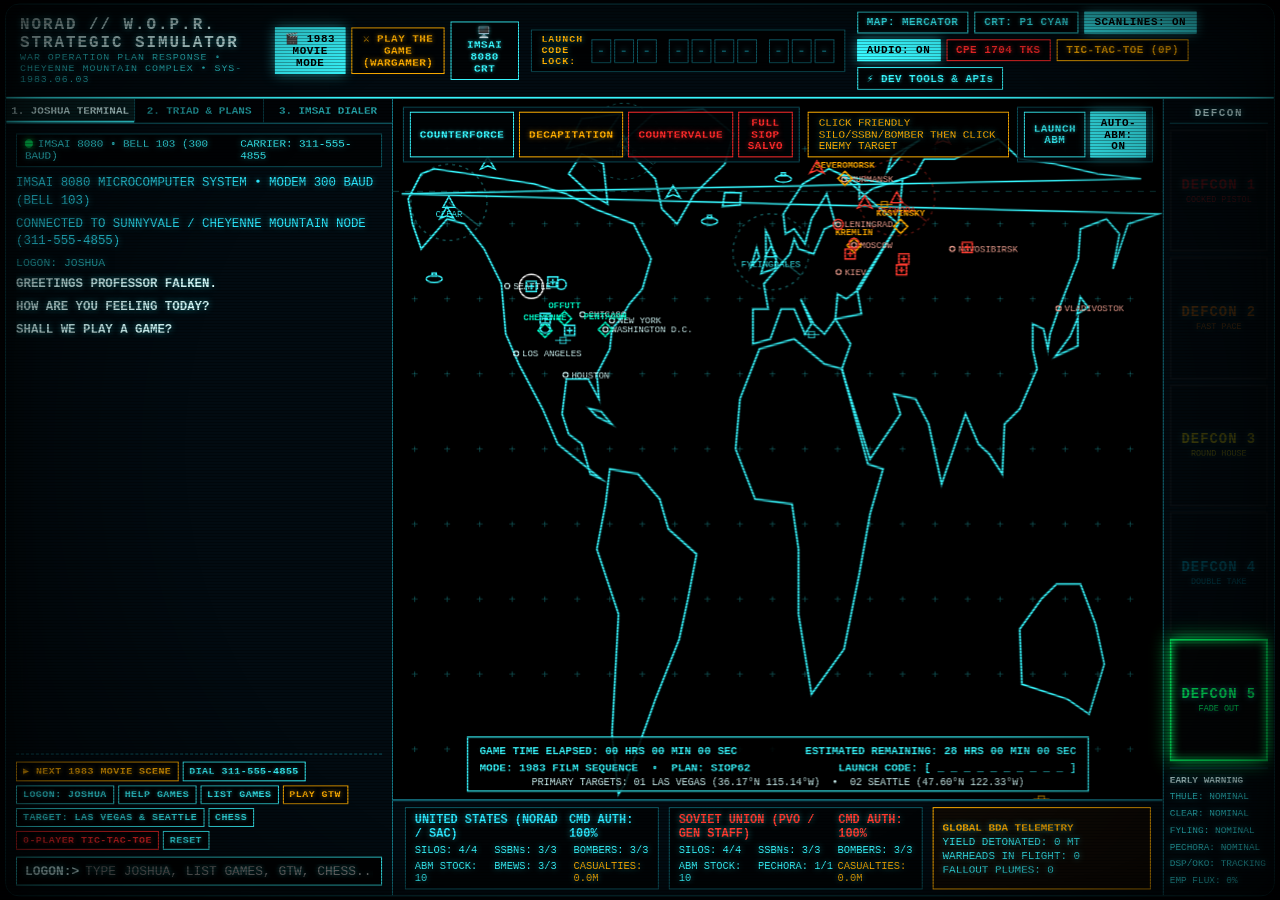
<file: GTW-1983-WOPR-Simulator/index.html>
<!DOCTYPE html>
<html lang="en">
<head>
    <meta charset="UTF-8">
    <meta name="viewport" content="width=device-width, initial-scale=1.0">
    <title>W.O.P.R. // GLOBAL THERMONUCLEAR WAR (NORAD 1983)</title>
    <link rel="stylesheet" href="style.css">
</head>
<body class="crt-curvature">
    <div id="crt-overlay"></div>

    <div id="app-shell">
        <!-- ==================================================================
             TOP NORAD CHEYENNE MOUNTAIN COMMAND HEADER & CPE 1704 TKS LOCK
             ================================================================== -->
        <header id="norad-header">
            <div class="brand-block">
                <div class="brand-title">NORAD // W.O.P.R. STRATEGIC SIMULATOR</div>
                <div class="brand-subtitle">WAR OPERATION PLAN RESPONSE • CHEYENNE MOUNTAIN COMPLEX • SYS-1983.06.03</div>
            </div>

            <!-- DUAL GAMEPLAY MODE SELECTOR: 1983 MOVIE MODE vs PLAY THE GAME (WARGAMER) -->
            <div id="mode-selector-box" style="display:flex; gap:6px; align-items:center;">
                <button class="crt-btn active" id="btn-mode-movie" onclick="WoprGame.setGameMode('MOVIE')" title="Authentic 1983 WarGames Film Sequence (IMSAI 8080 -> Joshua -> Las Vegas/Seattle -> CPE 1704 TKS -> 0-Player Tic-Tac-Toe)">🎬 1983 MOVIE MODE</button>
                <button class="crt-btn btn-amber" id="btn-mode-wargame" onclick="WoprGame.setGameMode('WARGAME')" title="Play Global Thermonuclear War to Win (Full Strategic Triad Combat, No Forced Cutscene)">⚔️ PLAY THE GAME (WARGAMER)</button>
                <button class="crt-btn" id="btn-imsai-fullscreen" onclick="WoprGame.toggleImsaiFullscreen()" title="Toggle Full-Screen 1983 IMSAI 8080 CRT Terminal">🖥️ IMSAI 8080 CRT</button>
            </div>

            <!-- Iconic WOPR Launch Code Tumbler Lock: CPE 1704 TKS -->
            <div id="cpe-tumbler-box" title="WOPR Autonomous Launch Code Decryption Tumbler">
                <span class="cpe-label" id="cpe-status-label">LAUNCH CODE LOCK:</span>
                <div id="cpe-slots" aria-label="CPE 1704 TKS Launch Code Tumbler">
                    <div class="cpe-slot" id="cpe-0">-</div>
                    <div class="cpe-slot" id="cpe-1">-</div>
                    <div class="cpe-slot" id="cpe-2">-</div>
                    <div class="cpe-space"></div>
                    <div class="cpe-slot" id="cpe-3">-</div>
                    <div class="cpe-slot" id="cpe-4">-</div>
                    <div class="cpe-slot" id="cpe-5">-</div>
                    <div class="cpe-slot" id="cpe-6">-</div>
                    <div class="cpe-space"></div>
                    <div class="cpe-slot" id="cpe-7">-</div>
                    <div class="cpe-slot" id="cpe-8">-</div>
                    <div class="cpe-slot" id="cpe-9">-</div>
                </div>
            </div>

            <div class="header-controls">
                <button class="crt-btn" id="btn-projection" onclick="WoprGame.toggleProjection()">MAP: MERCATOR</button>
                <button class="crt-btn" id="btn-theme" onclick="WoprGame.cycleTheme()">CRT: P1 CYAN</button>
                <button class="crt-btn active" id="btn-crt-fx" onclick="WoprGame.toggleCrtFx()">SCANLINES: ON</button>
                <button class="crt-btn active" id="btn-audio" onclick="WoprGame.toggleAudio()">AUDIO: ON</button>
                <button class="crt-btn btn-danger" id="btn-cpe-lock" onclick="WoprGame.startCpeTumblerSequence()">CPE 1704 TKS</button>
                <button class="crt-btn btn-amber" id="btn-ttt-override" onclick="WoprGame.openTicTacToeModal()">TIC-TAC-TOE (0P)</button>
                <a class="crt-btn" href="https://brunetmike.gumroad.com" target="_blank" rel="noopener" style="text-decoration:none;">⚡ DEV TOOLS &amp; APIs</a>
            </div>
        </header>

        <!-- ==================================================================
             MAIN 3-COLUMN NORAD WORKSPACE
             ================================================================== -->
        <main id="workspace">
            <!-- LEFT PANEL: IMSAI 8080 / JOSHUA TERMINAL & TRIAD COMMAND -->
            <section id="terminal-panel">
                <div class="panel-tabs">
                    <button class="panel-tab active" id="tab-btn-terminal" onclick="WoprGame.switchLeftTab('terminal')">1. JOSHUA TERMINAL</button>
                    <button class="panel-tab" id="tab-btn-triad" onclick="WoprGame.switchLeftTab('triad')">2. TRIAD &amp; PLANS</button>
                    <button class="panel-tab" id="tab-btn-wardial" onclick="WoprGame.switchLeftTab('wardial')">3. IMSAI DIALER</button>
                </div>

                <!-- TAB 1: JOSHUA TERMINAL (LOGON: & DIALOGUE) -->
                <div class="left-subview active" id="subview-terminal">
                    <div id="modem-strip">
                        <span><span class="led-dot" id="modem-led"></span>IMSAI 8080 • BELL 103 (300 BAUD)</span>
                        <span id="modem-carrier-text">CARRIER: 311-555-4855</span>
                    </div>

                    <div id="content" aria-live="polite"></div>

                    <div id="quick-commands">
                        <button class="crt-btn btn-amber" onclick="WoprGame.playNextMovieStep()">▶ NEXT 1983 MOVIE SCENE</button>
                        <button class="crt-btn" onclick="WoprGame.dialSunnyvale('311-555-4855')">DIAL 311-555-4855</button>
                        <button class="crt-btn" onclick="WoprGame.runQuickCmd('JOSHUA')">LOGON: JOSHUA</button>
                        <button class="crt-btn" onclick="WoprGame.runQuickCmd('HELP GAMES')">HELP GAMES</button>
                        <button class="crt-btn" onclick="WoprGame.runQuickCmd('LIST GAMES')">LIST GAMES</button>
                        <button class="crt-btn btn-amber" onclick="WoprGame.runQuickCmd('GLOBAL THERMONUCLEAR WAR')">PLAY GTW</button>
                        <button class="crt-btn" onclick="WoprGame.runQuickCmd('LAS VEGAS, SEATTLE')">TARGET: LAS VEGAS &amp; SEATTLE</button>
                        <button class="crt-btn" onclick="WoprGame.runQuickCmd('CHESS')">CHESS</button>
                        <button class="crt-btn btn-danger" onclick="WoprGame.openTicTacToeModal(true)">0-PLAYER TIC-TAC-TOE</button>
                        <button class="crt-btn" onclick="WoprGame.runQuickCmd('RESET')">RESET</button>
                    </div>

                    <div id="input-container">
                        <span id="prompt">LOGON:&gt;</span>
                        <input type="text" id="command-input" placeholder="TYPE JOSHUA, LIST GAMES, GTW, CHESS..." autocomplete="off" autofocus>
                    </div>
                </div>

                <!-- TAB 2: SIDE SELECTION, 1983 WAR PLANS & STRATEGIC TRIAD ROSTER -->
                <div class="left-subview" id="subview-triad">
                    <div class="section-header">WHICH SIDE DO YOU WANT?</div>
                    <div class="selector-row">
                        <button class="crt-btn active" id="side-btn-USA" onclick="WoprGame.selectSide('USA')">1. UNITED STATES</button>
                        <button class="crt-btn" id="side-btn-USSR" onclick="WoprGame.selectSide('USSR')">2. SOVIET UNION</button>
                    </div>

                    <div class="section-header">1983 STRATEGIC WAR PLAN / SCENARIO</div>
                    <div class="scenario-list">
                        <button class="crt-btn scenario-btn active" id="scen-SIOP62" onclick="WoprGame.loadScenario('SIOP62')">
                            <span>SIOP-62 FULL RETALIATION</span><span>[DEFCON 4]</span>
                        </button>
                        <button class="crt-btn scenario-btn" id="scen-GIUK" onclick="WoprGame.loadScenario('GIUK')">
                            <span>NORTH ATLANTIC / GIUK GAP ESCALATION</span><span>[DEFCON 3]</span>
                        </button>
                        <button class="crt-btn scenario-btn" id="scen-DECAP" onclick="WoprGame.loadScenario('DECAP')">
                            <span>FIRST STRIKE DECAPITATION</span><span>[DEFCON 2]</span>
                        </button>
                        <button class="crt-btn scenario-btn btn-danger" id="scen-TOTAL" onclick="WoprGame.loadScenario('TOTAL')">
                            <span>DEFCON 1 TOTAL EXCHANGE</span><span>[DEFCON 1]</span>
                        </button>
                    </div>

                    <div class="section-header">STRATEGIC TRIAD ORDER OF BATTLE (CLICK TO ARM)</div>
                    <div id="triad-roster"></div>
                </div>

                <!-- TAB 3: IMSAI 8080 SUNNYVALE WAR-DIALER -->
                <div class="left-subview" id="subview-wardial">
                    <div class="section-header">IMSAI 8080 ACOUSTIC COUPLER WAR-DIALER</div>
                    <p style="font-size:11px; line-height:1.4; margin-bottom:6px;">
                        Scanning Sunnyvale, CA prefix <strong>(311) 555-xxxx</strong> for 300-baud Bell 103 modem carrier tones:
                    </p>
                    <div style="display:flex; gap:6px; margin-bottom:6px;">
                        <button class="crt-btn btn-amber" onclick="WoprGame.startAutoWarDial()">AUTO-SCAN (311-555-4850..4859)</button>
                        <button class="crt-btn" onclick="WoprGame.dialSunnyvale('311-555-4855')">DIAL WOPR (4855)</button>
                    </div>
                    <div class="wardial-grid" id="wardial-list"></div>
                </div>
            </section>

            <!-- CENTER PANEL: NORAD CHEYENNE MOUNTAIN VECTOR WORLD MAP ("THE BIG BOARD") -->
            <section id="map-stage">
                <div id="map-top-bar">
                    <div class="map-bar-group">
                        <button class="crt-btn" onclick="WoprGame.executeDoctrine('COUNTERFORCE')" title="Strike Enemy ICBM Silos &amp; Radar Domes">COUNTERFORCE</button>
                        <button class="crt-btn btn-amber" onclick="WoprGame.executeDoctrine('DECAPITATION')" title="Strike Enemy Command Bunkers (Cheyenne Mtn / Kremlin)">DECAPITATION</button>
                        <button class="crt-btn btn-danger" onclick="WoprGame.executeDoctrine('COUNTERVALUE')" title="Strike Major Population Centers">COUNTERVALUE</button>
                        <button class="crt-btn btn-danger" onclick="WoprGame.executeDoctrine('SIOP_SALVO')" title="Full Strategic Triad Launch (Silos + SSBNs + Bombers)">FULL SIOP SALVO</button>
                    </div>

                    <div id="targeting-hint">CLICK FRIENDLY SILO/SSBN/BOMBER THEN CLICK ENEMY TARGET</div>

                    <div class="map-bar-group">
                        <button class="crt-btn" onclick="WoprGame.fireAbmManual()">LAUNCH ABM</button>
                        <button class="crt-btn active" id="btn-auto-abm" onclick="WoprGame.toggleAutoAbm()">AUTO-ABM: ON</button>
                    </div>
                </div>

                <canvas id="war-canvas"></canvas>

                <!-- LIVE NORAD BATTLE DAMAGE ASSESSMENT (BDA) TICKER -->
                <footer id="bda-ticker">
                    <div class="bda-faction" id="bda-USA">
                        <div class="bda-faction-header" style="color:var(--usa-color);">
                            <span>UNITED STATES (NORAD / SAC)</span>
                            <span id="bda-usa-cmd">CMD AUTH: 100%</span>
                        </div>
                        <div class="bda-metrics">
                            <span id="bda-usa-silos">SILOS: 4/4</span>
                            <span id="bda-usa-ssbn">SSBNs: 3/3</span>
                            <span id="bda-usa-bombers">BOMBERS: 3/3</span>
                            <span id="bda-usa-abm">ABM STOCK: 10</span>
                            <span id="bda-usa-radars">BMEWS: 3/3</span>
                            <span id="bda-usa-cas" style="color:var(--alert-amber);">CASUALTIES: 0.0M</span>
                        </div>
                    </div>

                    <div class="bda-faction" id="bda-USSR">
                        <div class="bda-faction-header" style="color:var(--ussr-color);">
                            <span>SOVIET UNION (PVO / GEN STAFF)</span>
                            <span id="bda-ussr-cmd">CMD AUTH: 100%</span>
                        </div>
                        <div class="bda-metrics">
                            <span id="bda-ussr-silos">SILOS: 4/4</span>
                            <span id="bda-ussr-ssbn">SSBNs: 3/3</span>
                            <span id="bda-ussr-bombers">BOMBERS: 3/3</span>
                            <span id="bda-ussr-abm">ABM STOCK: 10</span>
                            <span id="bda-ussr-radars">PECHORA: 1/1</span>
                            <span id="bda-ussr-cas" style="color:var(--alert-amber);">CASUALTIES: 0.0M</span>
                        </div>
                    </div>

                    <div class="bda-global">
                        <div style="font-weight:bold; color:var(--alert-amber);">GLOBAL BDA TELEMETRY</div>
                        <div id="bda-megatons">YIELD DETONATED: 0 MT</div>
                        <div id="bda-in-flight">WARHEADS IN FLIGHT: 0</div>
                        <div id="bda-fallout">FALLOUT PLUMES: 0</div>
                    </div>
                </footer>
            </section>

            <!-- RIGHT PANEL: ILLUMINATED DEFCON STATUS TOWER -->
            <aside id="defcon-tower-panel" aria-label="DEFCON Status Tower">
                <div class="tower-title">DEFCON</div>
                <div id="defcon-tower">
                    <div class="defcon-lamp" id="defcon-1">
                        <span class="dc-num">DEFCON 1</span>
                        <span class="dc-sub">COCKED PISTOL</span>
                    </div>
                    <div class="defcon-lamp" id="defcon-2">
                        <span class="dc-num">DEFCON 2</span>
                        <span class="dc-sub">FAST PACE</span>
                    </div>
                    <div class="defcon-lamp" id="defcon-3">
                        <span class="dc-num">DEFCON 3</span>
                        <span class="dc-sub">ROUND HOUSE</span>
                    </div>
                    <div class="defcon-lamp" id="defcon-4">
                        <span class="dc-num">DEFCON 4</span>
                        <span class="dc-sub">DOUBLE TAKE</span>
                    </div>
                    <div class="defcon-lamp active" id="defcon-5">
                        <span class="dc-num">DEFCON 5</span>
                        <span class="dc-sub">FADE OUT</span>
                    </div>
                </div>

                <div class="tower-telemetry">
                    <div style="color:var(--phosphor-bright); font-weight:bold;">EARLY WARNING</div>
                    <div id="ew-thule">THULE: NOMINAL</div>
                    <div id="ew-clear">CLEAR: NOMINAL</div>
                    <div id="ew-fyling">FYLING: NOMINAL</div>
                    <div id="ew-pechora">PECHORA: NOMINAL</div>
                    <div id="ew-sat">DSP/OKO: TRACKING</div>
                    <div id="ew-emp">EMP FLUX: 0.0%</div>
                </div>
            </aside>
        </main>
    </div>

    <!-- ======================================================================
         PHASE 3 MODAL: TIC-TAC-TOE (NUMBER OF PLAYERS: 0) OVERRIDE FINALE
         ====================================================================== -->
    <div class="modal-overlay" id="ttt-modal">
        <div class="vector-modal">
            <div class="vector-modal-header">
                <h2>W.O.P.R. // TIC-TAC-TOE STRATEGIC EQUILIBRIUM MATRIX</h2>
                <button class="crt-btn" onclick="WoprGame.closeTicTacToeModal()">RETURN TO BIG BOARD</button>
            </div>

            <div style="display:flex; justify-content:space-between; align-items:center; flex-wrap:wrap; gap:8px;">
                <span style="font-size:12px;">INTERRUPT CPE 1704 TKS LAUNCH SEQUENCE VIA GAME-THEORETIC DEADLOCK:</span>
                <div style="display:flex; gap:6px;">
                    <button class="crt-btn btn-danger" id="btn-ttt-0p" onclick="WoprGame.startZeroPlayerTicTacToe()">NUMBER OF PLAYERS: 0 (WOPR VS WOPR)</button>
                    <button class="crt-btn" id="btn-ttt-1p" onclick="WoprGame.startOnePlayerTicTacToe()">NUMBER OF PLAYERS: 1 (HUMAN VS WOPR)</button>
                </div>
            </div>

            <div id="ttt-layout">
                <div>
                    <div id="ttt-grid">
                        <div class="ttt-cell" onclick="WoprGame.playTttCell(0)" id="ttt-c0"></div>
                        <div class="ttt-cell" onclick="WoprGame.playTttCell(1)" id="ttt-c1"></div>
                        <div class="ttt-cell" onclick="WoprGame.playTttCell(2)" id="ttt-c2"></div>
                        <div class="ttt-cell" onclick="WoprGame.playTttCell(3)" id="ttt-c3"></div>
                        <div class="ttt-cell" onclick="WoprGame.playTttCell(4)" id="ttt-c4"></div>
                        <div class="ttt-cell" onclick="WoprGame.playTttCell(5)" id="ttt-c5"></div>
                        <div class="ttt-cell" onclick="WoprGame.playTttCell(6)" id="ttt-c6"></div>
                        <div class="ttt-cell" onclick="WoprGame.playTttCell(7)" id="ttt-c7"></div>
                        <div class="ttt-cell" onclick="WoprGame.playTttCell(8)" id="ttt-c8"></div>
                    </div>
                    <div id="ttt-stats" style="text-align:center; font-size:11px; margin-top:8px; color:var(--alert-amber);">
                        DRAWS: 0 | SPEED: 1.0x | WINNER: NONE
                    </div>
                </div>

                <div>
                    <div style="font-size:11px; font-weight:bold; margin-bottom:4px; color:var(--phosphor-bright);">
                        WOPR GLOBAL NUCLEAR WAR PLAN EVALUATION STREAM:
                    </div>
                    <div id="ttt-scenario-feed"></div>
                </div>
            </div>

            <div id="joshua-realization-box">
                AWAITING ZERO-PLAYER RECURSIVE LEARNING MATRIX...
            </div>
        </div>
    </div>

    <script src="game.js"></script>
</body>
</html>
</file>
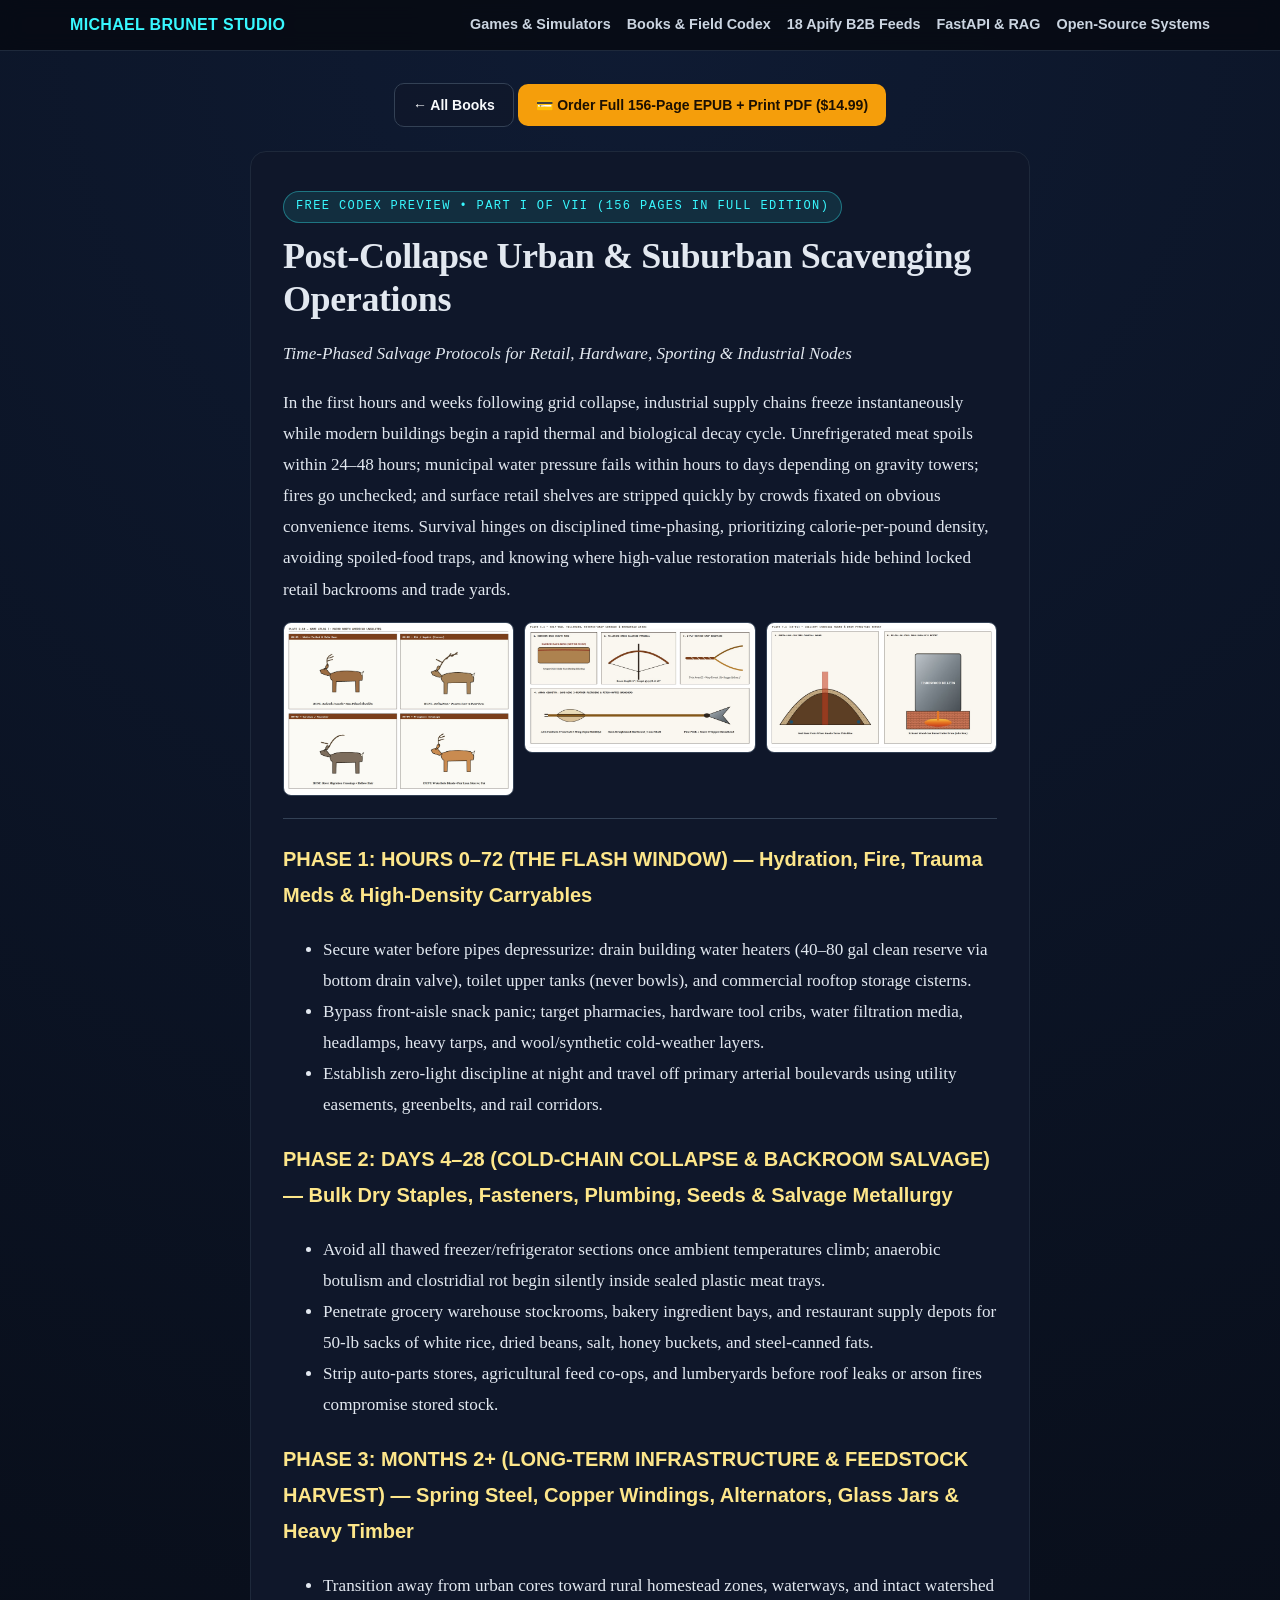
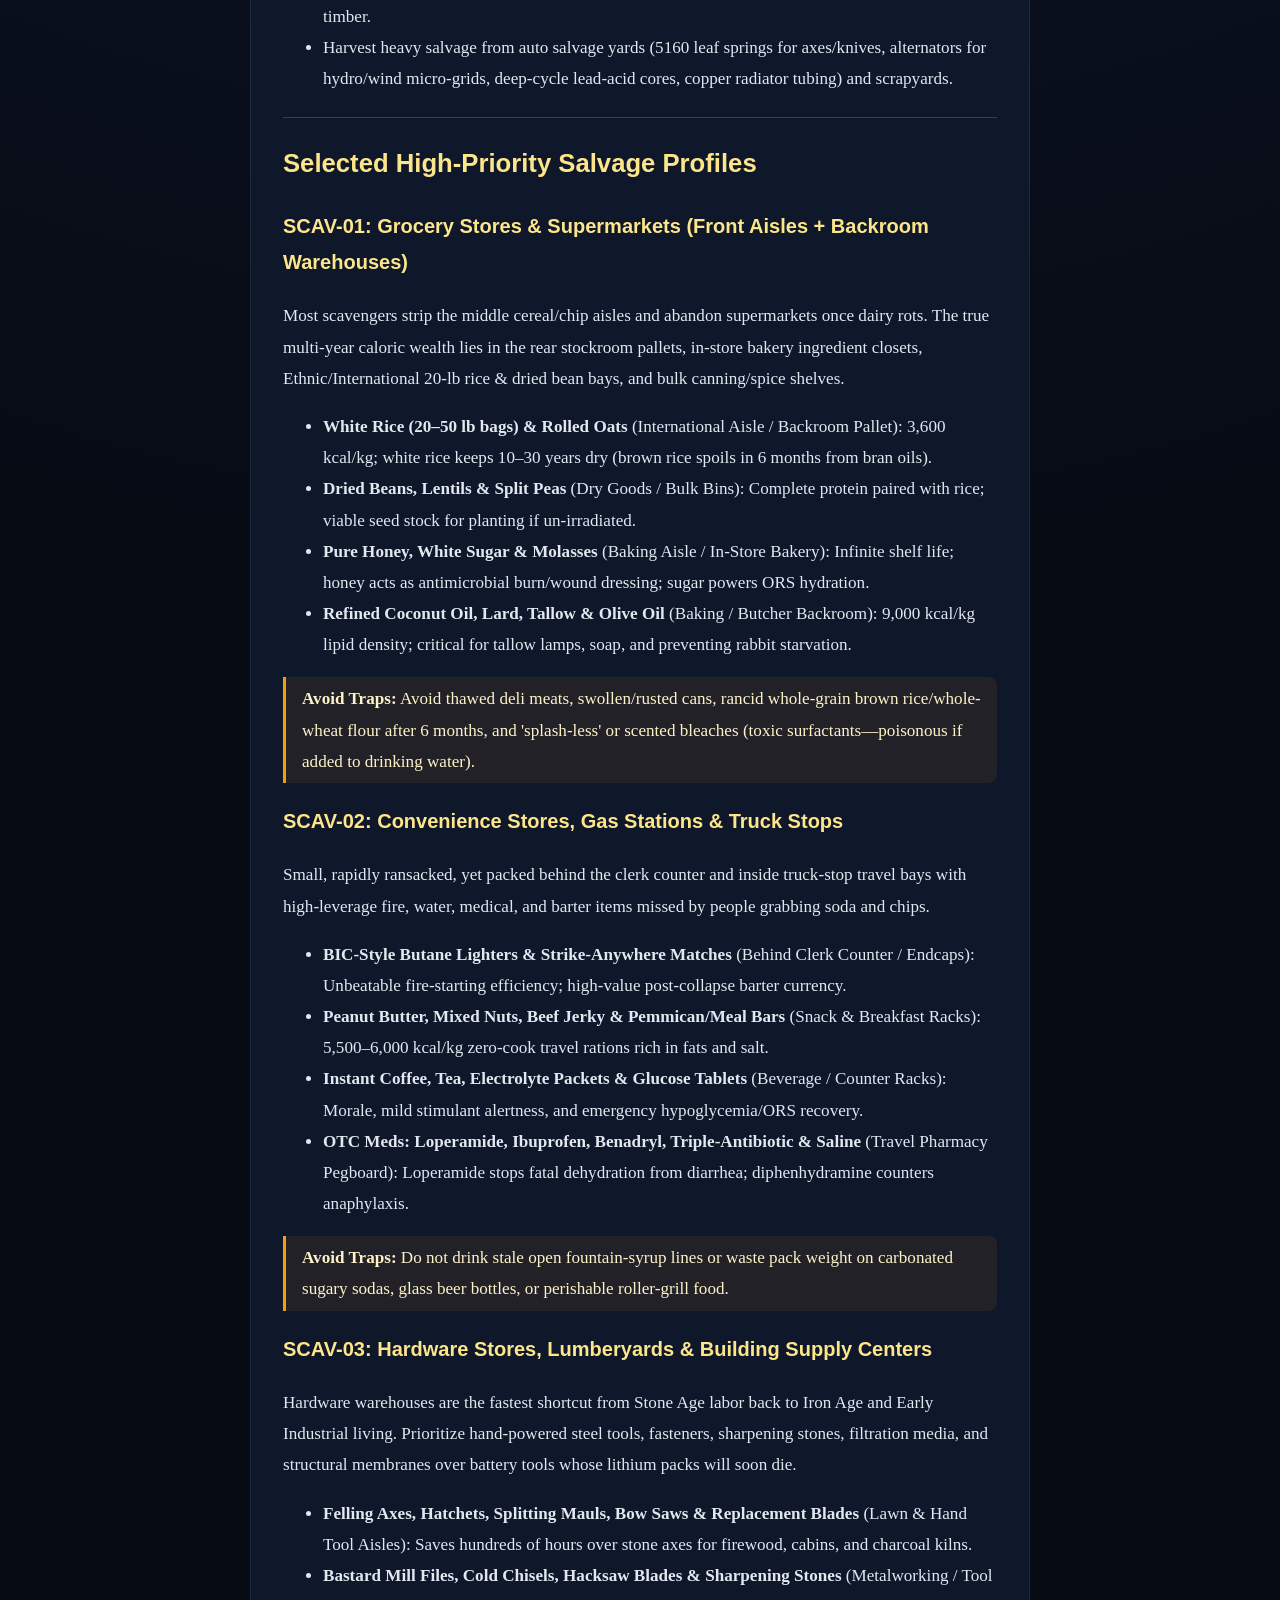
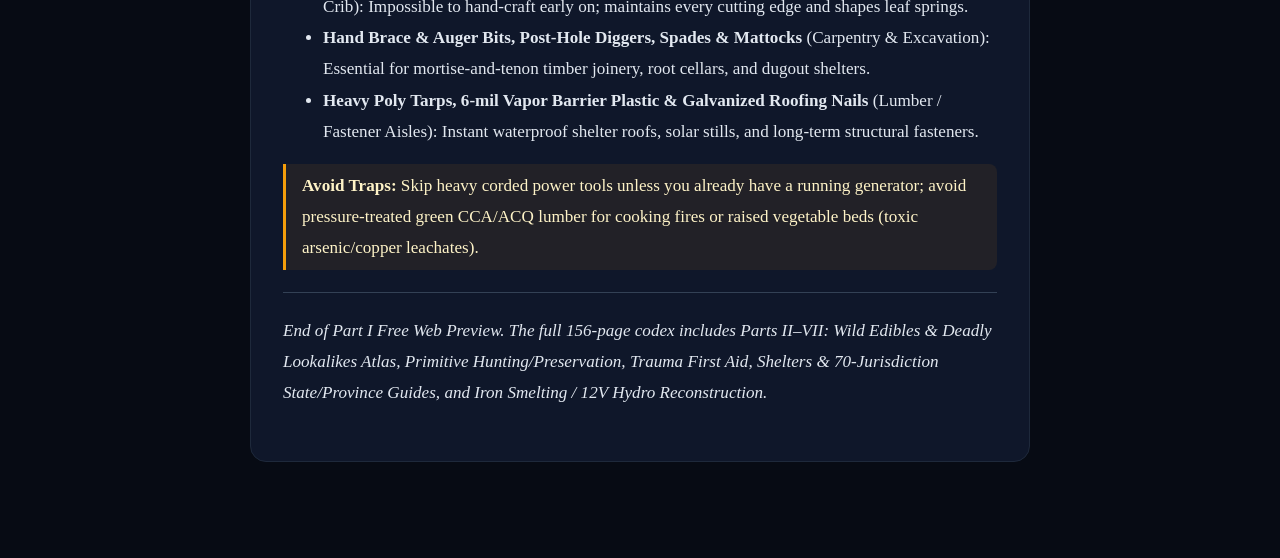
<file: books/read-after-zero.html>
<!DOCTYPE html>
<html lang="en">
<head>
  <meta charset="UTF-8" />
  <meta name="viewport" content="width=device-width, initial-scale=1.0" />
  <title>Read Part I Free: After Zero — North American Survival &amp; Reconstruction Codex</title>
  <meta name="description" content="Free online Part I excerpt and sample vector field plates from the 156-page After Zero North American Survival Codex." />
  <link rel="canonical" href="https://michaelbrunet-bit.github.io/books/read-after-zero.html" />
  <meta property="og:title" content="Read Part I Free: After Zero — North American Survival &amp; Reconstruction Codex" />
  <meta property="og:description" content="Free online Part I excerpt and sample vector field plates from the 156-page After Zero North American Survival Codex." />
  <meta property="og:type" content="website" />
  <meta property="og:url" content="https://michaelbrunet-bit.github.io/books/read-after-zero.html" />
  <meta property="og:image" content="https://michaelbrunet-bit.github.io/books/assets/After_Zero_North_America_KDP_Kindle_Cover.jpg" />
  <meta name="twitter:card" content="summary_large_image" />
  <meta name="twitter:title" content="Read Part I Free: After Zero — North American Survival &amp; Reconstruction Codex" />
  <meta name="twitter:description" content="Free online Part I excerpt and sample vector field plates from the 156-page After Zero North American Survival Codex." />
  <style>
    :root {
      --bg: #070b14;
      --card: #0f172a;
      --card-2: #111c33;
      --border: #1e293b;
      --cyan: #38f8ff;
      --indigo: #6366f1;
      --emerald: #10b981;
      --amber: #f59e0b;
      --rose: #f43f5e;
      --text: #f8fafc;
      --muted: #94a3b8;
    }
    * { box-sizing: border-box; }
    html { scroll-behavior: smooth; }
    body {
      margin: 0;
      font-family: -apple-system, BlinkMacSystemFont, "Segoe UI", Roboto, Inter, sans-serif;
      background: radial-gradient(circle at top, #0f1b33 0%, var(--bg) 58%);
      color: var(--text);
      line-height: 1.6;
    }
    .topnav {
      position: sticky;
      top: 0;
      z-index: 40;
      background: rgba(7, 11, 20, 0.92);
      backdrop-filter: blur(10px);
      border-bottom: 1px solid var(--border);
    }
    .topnav-inner {
      max-width: 1180px;
      margin: 0 auto;
      padding: 12px 20px;
      display: flex;
      justify-content: space-between;
      align-items: center;
      flex-wrap: wrap;
      gap: 12px;
    }
    .brand { font-weight: 800; color: var(--cyan); text-decoration: none; font-size: 1rem; letter-spacing: 0.02em; }
    .navlinks { display: flex; flex-wrap: wrap; gap: 16px; }
    .navlinks a { color: #cbd5e1; text-decoration: none; font-size: 0.9rem; font-weight: 600; }
    .navlinks a:hover { color: var(--cyan); }
    .wrap { max-width: 1180px; margin: 0 auto; padding: 32px 20px 72px; }
    header.hero {
      text-align: center;
      padding: 38px 24px;
      border: 1px solid rgba(56, 248, 255, 0.25);
      border-radius: 18px;
      background: linear-gradient(145deg, rgba(15,23,42,0.92), rgba(7,11,20,0.96));
      box-shadow: 0 0 36px rgba(56, 248, 255, 0.08);
      margin-bottom: 36px;
    }
    .eyebrow {
      display: inline-block;
      font-family: "Courier New", monospace;
      font-size: 12px;
      letter-spacing: 1.4px;
      color: var(--cyan);
      background: rgba(56, 248, 255, 0.1);
      border: 1px solid rgba(56, 248, 255, 0.35);
      padding: 4px 12px;
      border-radius: 999px;
      margin-bottom: 12px;
    }
    h1 { font-size: 2.25rem; margin: 0 0 12px; letter-spacing: -0.4px; line-height: 1.2; }
    .hero-sub { max-width: 780px; margin: 0 auto 22px; color: var(--muted); font-size: 1.03rem; }
    .hero-actions { display: flex; flex-wrap: wrap; gap: 10px; justify-content: center; }
    .btn {
      display: inline-flex; align-items: center; justify-content: center; gap: 7px;
      padding: 10px 18px; border-radius: 10px; font-weight: 700; font-size: 14px;
      text-decoration: none; transition: transform 0.15s, box-shadow 0.15s; cursor: pointer;
    }
    .btn:hover { transform: translateY(-2px); }
    .btn-cyan { background: var(--cyan); color: #021017; box-shadow: 0 0 18px rgba(56,248,255,0.28); }
    .btn-indigo { background: var(--indigo); color: #fff; box-shadow: 0 4px 16px rgba(99,102,241,0.3); }
    .btn-emerald { background: var(--emerald); color: #031a12; }
    .btn-amber { background: var(--amber); color: #1c1002; }
    .btn-outline { border: 1px solid #334155; color: var(--text); background: rgba(15,23,42,0.75); }
    .section-title {
      font-size: 1.45rem; margin: 44px 0 8px; display: flex; align-items: center; gap: 10px;
      border-bottom: 1px solid var(--border); padding-bottom: 10px;
    }
    .section-lead { color: var(--muted); margin: 0 0 18px; font-size: 0.96rem; }
    .grid {
      display: grid;
      grid-template-columns: repeat(auto-fill, minmax(330px, 1fr));
      gap: 20px;
    }
    .grid-2 {
      display: grid;
      grid-template-columns: repeat(auto-fill, minmax(460px, 1fr));
      gap: 22px;
    }
    @media (max-width: 560px) {
      .grid-2 { grid-template-columns: 1fr; }
    }
    .card {
      background: var(--card);
      border: 1px solid var(--border);
      border-radius: 14px;
      padding: 22px;
      display: flex;
      flex-direction: column;
      justify-content: space-between;
      gap: 14px;
    }
    .card.featured {
      border-color: rgba(56, 248, 255, 0.45);
      box-shadow: 0 0 24px rgba(56, 248, 255, 0.07);
    }
    .card.book-featured {
      border-color: rgba(245, 158, 11, 0.45);
      box-shadow: 0 0 24px rgba(245, 158, 11, 0.06);
    }
    .badge-row { display: flex; justify-content: space-between; align-items: center; gap: 8px; margin-bottom: 8px; flex-wrap: wrap; }
    .tag {
      font-size: 11px; font-weight: 700; text-transform: uppercase;
      padding: 3px 9px; border-radius: 6px; background: rgba(99,102,241,0.18); color: #a5b4fc;
    }
    .tag.free { background: rgba(56,248,255,0.15); color: var(--cyan); }
    .tag.hot { background: rgba(245,158,11,0.2); color: #fcd34d; }
    .tag.green { background: rgba(16,185,129,0.2); color: #6ee7b7; }
    .price { font-size: 1.2rem; font-weight: 800; color: var(--emerald); }
    .card h3 { margin: 4px 0 8px; font-size: 1.15rem; line-height: 1.3; }
    .card p { color: var(--muted); font-size: 0.92rem; margin: 0 0 12px; }
    .bullets { margin: 0 0 12px; padding-left: 18px; color: #cbd5e1; font-size: 0.87rem; }
    .bullets li { margin-bottom: 5px; }
    .book-flex { display: flex; gap: 18px; align-items: flex-start; }
    .book-cover { width: 112px; flex-shrink: 0; border-radius: 8px; border: 1px solid #334155; box-shadow: 0 8px 20px rgba(0,0,0,0.45); }
    .gallery { display: grid; grid-template-columns: repeat(auto-fit, minmax(150px, 1fr)); gap: 10px; margin: 12px 0; }
    .gallery img { width: 100%; border-radius: 8px; border: 1px solid #334155; }
    .reader-box {
      max-width: 780px;
      margin: 24px auto;
      background: #0f172a;
      border: 1px solid #1e293b;
      border-radius: 16px;
      padding: 36px 32px;
      font-family: Georgia, "Times New Roman", serif;
      font-size: 1.07rem;
      line-height: 1.82;
      color: #e2e8f0;
    }
    .reader-box h2, .reader-box h3 { font-family: -apple-system, BlinkMacSystemFont, "Segoe UI", sans-serif; color: #fde68a; }
    .reader-box blockquote { border-left: 3px solid var(--amber); margin: 16px 0; padding: 6px 16px; background: rgba(245,158,11,0.08); border-radius: 0 8px 8px 0; color: #fef3c7; }
    .reader-box hr { border: none; border-top: 1px solid #334155; margin: 22px 0; }
    audio { width: 100%; margin: 8px 0; border-radius: 8px; }
    .fulfillment-note { font-size: 0.8rem; color: #94a3b8; border-top: 1px dashed #334155; padding-top: 8px; }
    footer { text-align: center; margin-top: 56px; padding-top: 24px; border-top: 1px solid var(--border); color: var(--muted); font-size: 0.88rem; }
    footer a { color: var(--cyan); text-decoration: none; }
  </style>
</head>
<body>
  <nav class="topnav">
    <div class="topnav-inner">
      <a class="brand" href="https://michaelbrunet-bit.github.io/">MICHAEL BRUNET STUDIO</a>
      <div class="navlinks">
        <a href="https://michaelbrunet-bit.github.io/#games">Games &amp; Simulators</a>
        <a href="https://michaelbrunet-bit.github.io/books/">Books &amp; Field Codex</a>
        <a href="https://michaelbrunet-bit.github.io/#data-feeds">18 Apify B2B Feeds</a>
        <a href="https://michaelbrunet-bit.github.io/#apis">FastAPI &amp; RAG</a>
        <a href="https://michaelbrunet-bit.github.io/#systems">Open-Source Systems</a>
      </div>
    </div>
  </nav>
  <div class="wrap">
    <div style="text-align:center; margin-bottom:18px;">
      <a class="btn btn-outline" href="./index.html">← All Books</a>
      <a class="btn btn-amber" href="https://www.paypal.com/paypalme/MichaelBrunet/14.99" target="_blank" rel="noopener">💳 Order Full 156-Page EPUB + Print PDF ($14.99)</a>
    </div>
    <article class="reader-box">
      <div class="eyebrow">FREE CODEX PREVIEW • PART I OF VII (156 PAGES IN FULL EDITION)</div>
      <h1>Post-Collapse Urban &amp; Suburban Scavenging Operations</h1>
      <p><em>Time-Phased Salvage Protocols for Retail, Hardware, Sporting &amp; Industrial Nodes</em></p>
      <p>In the first hours and weeks following grid collapse, industrial supply chains freeze instantaneously while modern buildings begin a rapid thermal and biological decay cycle. Unrefrigerated meat spoils within 24–48 hours; municipal water pressure fails within hours to days depending on gravity towers; fires go unchecked; and surface retail shelves are stripped quickly by crowds fixated on obvious convenience items. Survival hinges on disciplined time-phasing, prioritizing calorie-per-pound density, avoiding spoiled-food traps, and knowing where high-value restoration materials hide behind locked retail backrooms and trade yards.</p>
      <div class="gallery">
        <img src="./assets/AN_plate_1_large_ungulates.jpg" alt="North American large game plate" />
        <img src="./assets/craft_bow_arrows_strings.jpg" alt="Primitive bowcraft plate" />
        <img src="./assets/CS-01_charcoal_mound_retort.jpg" alt="Charcoal mound retort plate" />
      </div>
      <hr />
      <h3>PHASE 1: HOURS 0–72 (THE FLASH WINDOW) — Hydration, Fire, Trauma Meds &amp; High-Density Carryables</h3><ul><li>Secure water before pipes depressurize: drain building water heaters (40–80 gal clean reserve via bottom drain valve), toilet upper tanks (never bowls), and commercial rooftop storage cisterns.</li><li>Bypass front-aisle snack panic; target pharmacies, hardware tool cribs, water filtration media, headlamps, heavy tarps, and wool/synthetic cold-weather layers.</li><li>Establish zero-light discipline at night and travel off primary arterial boulevards using utility easements, greenbelts, and rail corridors.</li></ul><h3>PHASE 2: DAYS 4–28 (COLD-CHAIN COLLAPSE &amp; BACKROOM SALVAGE) — Bulk Dry Staples, Fasteners, Plumbing, Seeds &amp; Salvage Metallurgy</h3><ul><li>Avoid all thawed freezer/refrigerator sections once ambient temperatures climb; anaerobic botulism and clostridial rot begin silently inside sealed plastic meat trays.</li><li>Penetrate grocery warehouse stockrooms, bakery ingredient bays, and restaurant supply depots for 50-lb sacks of white rice, dried beans, salt, honey buckets, and steel-canned fats.</li><li>Strip auto-parts stores, agricultural feed co-ops, and lumberyards before roof leaks or arson fires compromise stored stock.</li></ul><h3>PHASE 3: MONTHS 2+ (LONG-TERM INFRASTRUCTURE &amp; FEEDSTOCK HARVEST) — Spring Steel, Copper Windings, Alternators, Glass Jars &amp; Heavy Timber</h3><ul><li>Transition away from urban cores toward rural homestead zones, waterways, and intact watershed timber.</li><li>Harvest heavy salvage from auto salvage yards (5160 leaf springs for axes/knives, alternators for hydro/wind micro-grids, deep-cycle lead-acid cores, copper radiator tubing) and scrapyards.</li></ul>
      <hr />
      <h2>Selected High-Priority Salvage Profiles</h2>
      <h3>SCAV-01: Grocery Stores &amp; Supermarkets (Front Aisles + Backroom Warehouses)</h3><p>Most scavengers strip the middle cereal/chip aisles and abandon supermarkets once dairy rots. The true multi-year caloric wealth lies in the rear stockroom pallets, in-store bakery ingredient closets, Ethnic/International 20-lb rice &amp; dried bean bays, and bulk canning/spice shelves.</p><ul><li><strong>White Rice (20–50 lb bags) &amp; Rolled Oats</strong> (International Aisle / Backroom Pallet): 3,600 kcal/kg; white rice keeps 10–30 years dry (brown rice spoils in 6 months from bran oils).</li><li><strong>Dried Beans, Lentils &amp; Split Peas</strong> (Dry Goods / Bulk Bins): Complete protein paired with rice; viable seed stock for planting if un-irradiated.</li><li><strong>Pure Honey, White Sugar &amp; Molasses</strong> (Baking Aisle / In-Store Bakery): Infinite shelf life; honey acts as antimicrobial burn/wound dressing; sugar powers ORS hydration.</li><li><strong>Refined Coconut Oil, Lard, Tallow &amp; Olive Oil</strong> (Baking / Butcher Backroom): 9,000 kcal/kg lipid density; critical for tallow lamps, soap, and preventing rabbit starvation.</li></ul><blockquote><strong>Avoid Traps:</strong> Avoid thawed deli meats, swollen/rusted cans, rancid whole-grain brown rice/whole-wheat flour after 6 months, and &#x27;splash-less&#x27; or scented bleaches (toxic surfactants—poisonous if added to drinking water).</blockquote><h3>SCAV-02: Convenience Stores, Gas Stations &amp; Truck Stops</h3><p>Small, rapidly ransacked, yet packed behind the clerk counter and inside truck-stop travel bays with high-leverage fire, water, medical, and barter items missed by people grabbing soda and chips.</p><ul><li><strong>BIC-Style Butane Lighters &amp; Strike-Anywhere Matches</strong> (Behind Clerk Counter / Endcaps): Unbeatable fire-starting efficiency; high-value post-collapse barter currency.</li><li><strong>Peanut Butter, Mixed Nuts, Beef Jerky &amp; Pemmican/Meal Bars</strong> (Snack &amp; Breakfast Racks): 5,500–6,000 kcal/kg zero-cook travel rations rich in fats and salt.</li><li><strong>Instant Coffee, Tea, Electrolyte Packets &amp; Glucose Tablets</strong> (Beverage / Counter Racks): Morale, mild stimulant alertness, and emergency hypoglycemia/ORS recovery.</li><li><strong>OTC Meds: Loperamide, Ibuprofen, Benadryl, Triple-Antibiotic &amp; Saline</strong> (Travel Pharmacy Pegboard): Loperamide stops fatal dehydration from diarrhea; diphenhydramine counters anaphylaxis.</li></ul><blockquote><strong>Avoid Traps:</strong> Do not drink stale open fountain-syrup lines or waste pack weight on carbonated sugary sodas, glass beer bottles, or perishable roller-grill food.</blockquote><h3>SCAV-03: Hardware Stores, Lumberyards &amp; Building Supply Centers</h3><p>Hardware warehouses are the fastest shortcut from Stone Age labor back to Iron Age and Early Industrial living. Prioritize hand-powered steel tools, fasteners, sharpening stones, filtration media, and structural membranes over battery tools whose lithium packs will soon die.</p><ul><li><strong>Felling Axes, Hatchets, Splitting Mauls, Bow Saws &amp; Replacement Blades</strong> (Lawn &amp; Hand Tool Aisles): Saves hundreds of hours over stone axes for firewood, cabins, and charcoal kilns.</li><li><strong>Bastard Mill Files, Cold Chisels, Hacksaw Blades &amp; Sharpening Stones</strong> (Metalworking / Tool Crib): Impossible to hand-craft early on; maintains every cutting edge and shapes leaf springs.</li><li><strong>Hand Brace &amp; Auger Bits, Post-Hole Diggers, Spades &amp; Mattocks</strong> (Carpentry &amp; Excavation): Essential for mortise-and-tenon timber joinery, root cellars, and dugout shelters.</li><li><strong>Heavy Poly Tarps, 6-mil Vapor Barrier Plastic &amp; Galvanized Roofing Nails</strong> (Lumber / Fastener Aisles): Instant waterproof shelter roofs, solar stills, and long-term structural fasteners.</li></ul><blockquote><strong>Avoid Traps:</strong> Skip heavy corded power tools unless you already have a running generator; avoid pressure-treated green CCA/ACQ lumber for cooking fires or raised vegetable beds (toxic arsenic/copper leachates).</blockquote>
      <hr />
      <p><em>End of Part I Free Web Preview. The full 156-page codex includes Parts II–VII: Wild Edibles &amp; Deadly Lookalikes Atlas, Primitive Hunting/Preservation, Trauma First Aid, Shelters &amp; 70-Jurisdiction State/Province Guides, and Iron Smelting / 12V Hydro Reconstruction.</em></p>
    </article>
  </div>
</body>
</html>
</file>
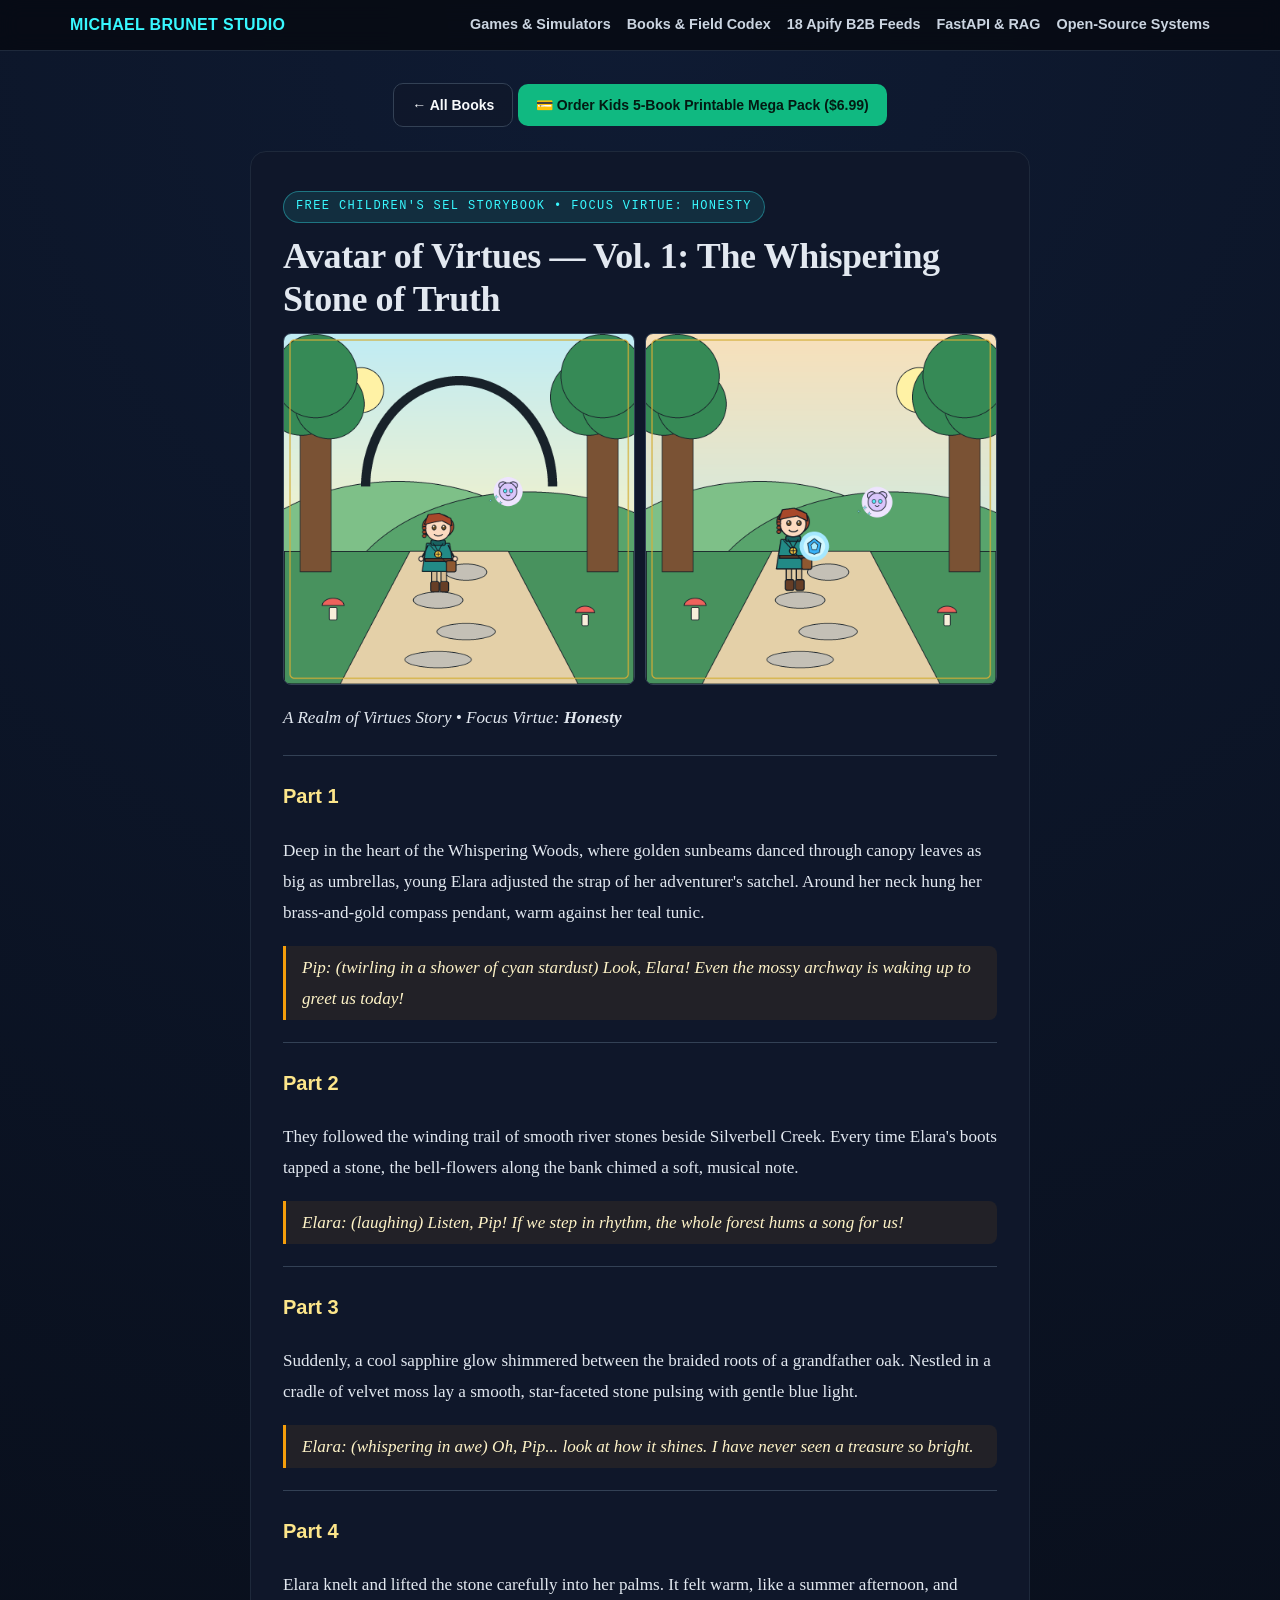
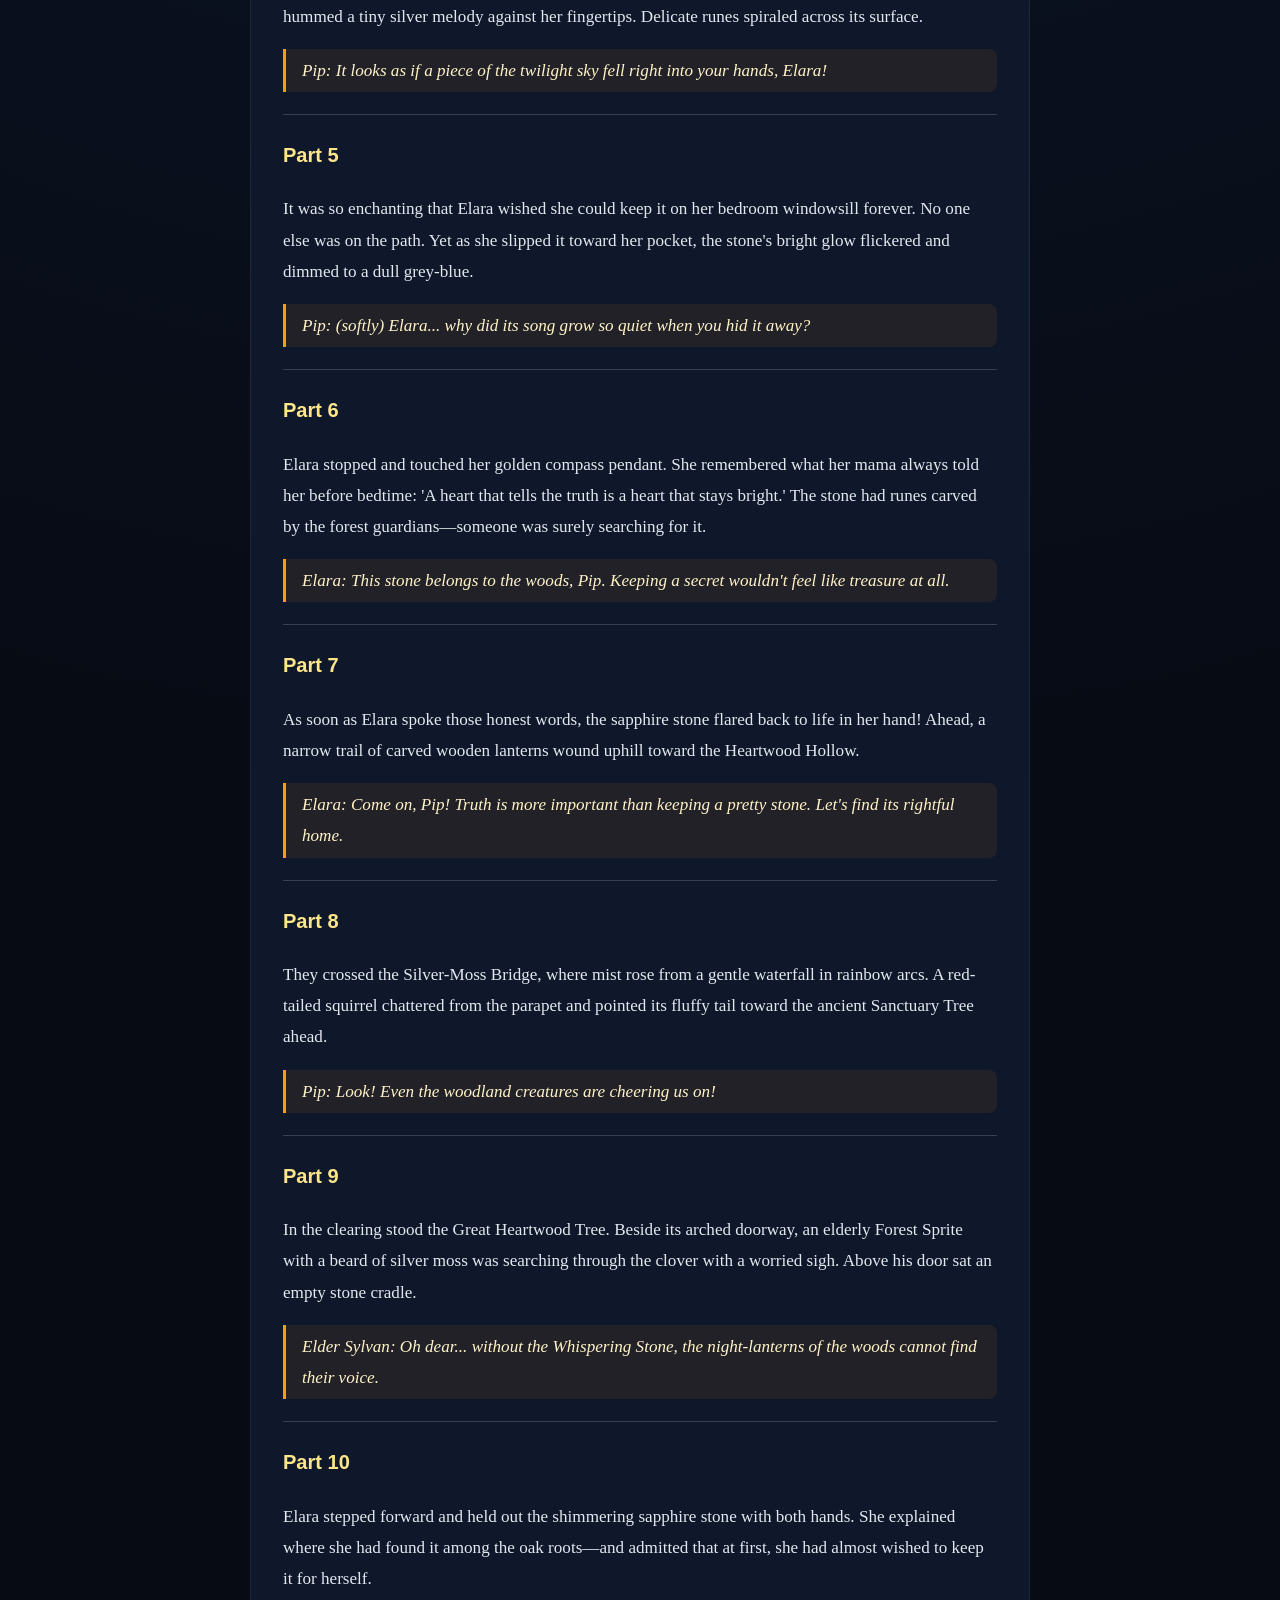
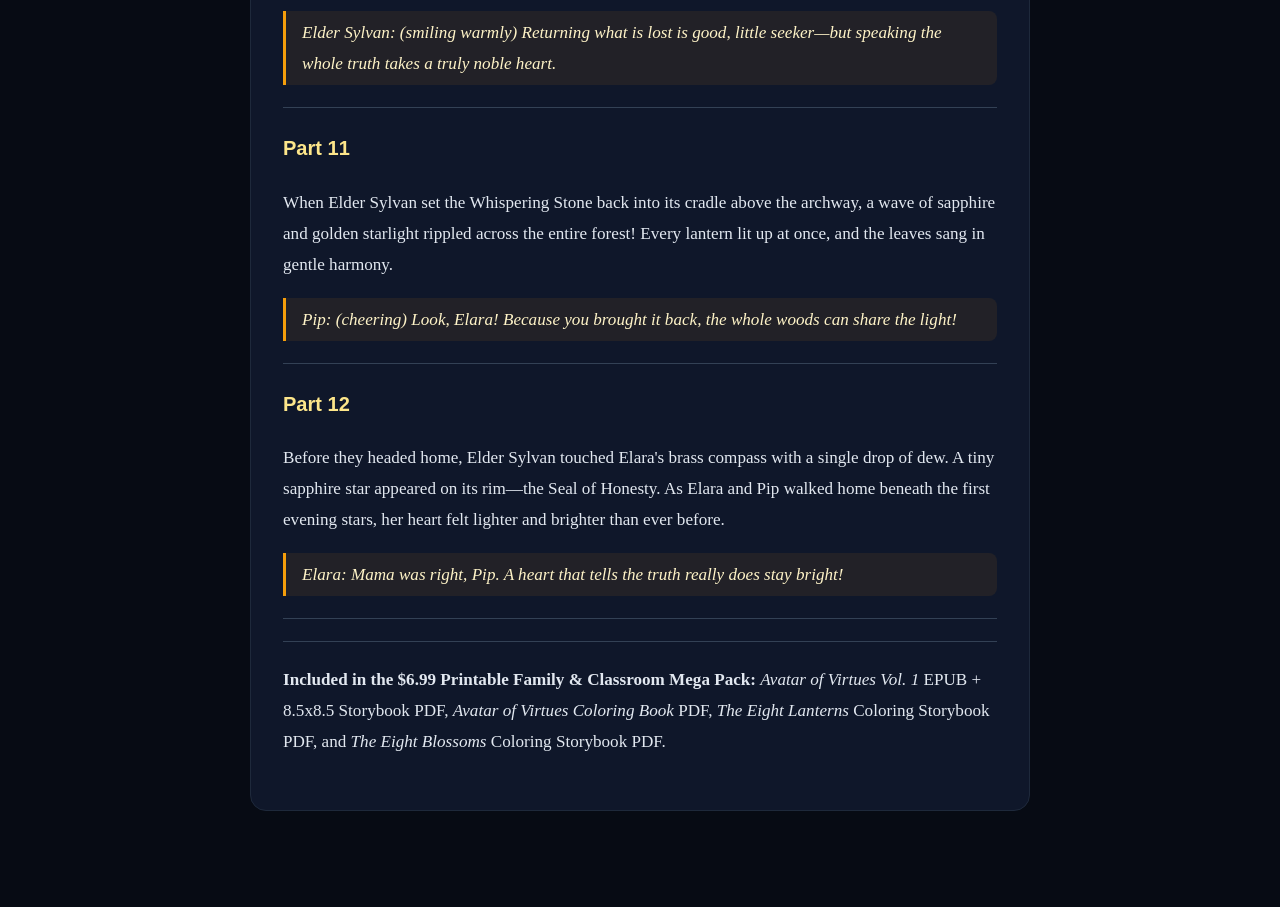
<file: books/read-avatar-of-virtues.html>
<!DOCTYPE html>
<html lang="en">
<head>
  <meta charset="UTF-8" />
  <meta name="viewport" content="width=device-width, initial-scale=1.0" />
  <title>Read Vol. 1 Free: Avatar of Virtues — The Whispering Stone of Truth</title>
  <meta name="description" content="Free illustrated children&#x27;s SEL story about Honesty, plus printable 8.5x11 coloring book bundle for families &amp; teachers." />
  <link rel="canonical" href="https://michaelbrunet-bit.github.io/books/read-avatar-of-virtues.html" />
  <meta property="og:title" content="Read Vol. 1 Free: Avatar of Virtues — The Whispering Stone of Truth" />
  <meta property="og:description" content="Free illustrated children&#x27;s SEL story about Honesty, plus printable 8.5x11 coloring book bundle for families &amp; teachers." />
  <meta property="og:type" content="website" />
  <meta property="og:url" content="https://michaelbrunet-bit.github.io/books/read-avatar-of-virtues.html" />
  <meta property="og:image" content="https://michaelbrunet-bit.github.io/books/assets/Avatar_of_Virtues_Vol1_Kindle_eBook_Cover_1600x2560_300dpi.jpg" />
  <meta name="twitter:card" content="summary_large_image" />
  <meta name="twitter:title" content="Read Vol. 1 Free: Avatar of Virtues — The Whispering Stone of Truth" />
  <meta name="twitter:description" content="Free illustrated children&#x27;s SEL story about Honesty, plus printable 8.5x11 coloring book bundle for families &amp; teachers." />
  <style>
    :root {
      --bg: #070b14;
      --card: #0f172a;
      --card-2: #111c33;
      --border: #1e293b;
      --cyan: #38f8ff;
      --indigo: #6366f1;
      --emerald: #10b981;
      --amber: #f59e0b;
      --rose: #f43f5e;
      --text: #f8fafc;
      --muted: #94a3b8;
    }
    * { box-sizing: border-box; }
    html { scroll-behavior: smooth; }
    body {
      margin: 0;
      font-family: -apple-system, BlinkMacSystemFont, "Segoe UI", Roboto, Inter, sans-serif;
      background: radial-gradient(circle at top, #0f1b33 0%, var(--bg) 58%);
      color: var(--text);
      line-height: 1.6;
    }
    .topnav {
      position: sticky;
      top: 0;
      z-index: 40;
      background: rgba(7, 11, 20, 0.92);
      backdrop-filter: blur(10px);
      border-bottom: 1px solid var(--border);
    }
    .topnav-inner {
      max-width: 1180px;
      margin: 0 auto;
      padding: 12px 20px;
      display: flex;
      justify-content: space-between;
      align-items: center;
      flex-wrap: wrap;
      gap: 12px;
    }
    .brand { font-weight: 800; color: var(--cyan); text-decoration: none; font-size: 1rem; letter-spacing: 0.02em; }
    .navlinks { display: flex; flex-wrap: wrap; gap: 16px; }
    .navlinks a { color: #cbd5e1; text-decoration: none; font-size: 0.9rem; font-weight: 600; }
    .navlinks a:hover { color: var(--cyan); }
    .wrap { max-width: 1180px; margin: 0 auto; padding: 32px 20px 72px; }
    header.hero {
      text-align: center;
      padding: 38px 24px;
      border: 1px solid rgba(56, 248, 255, 0.25);
      border-radius: 18px;
      background: linear-gradient(145deg, rgba(15,23,42,0.92), rgba(7,11,20,0.96));
      box-shadow: 0 0 36px rgba(56, 248, 255, 0.08);
      margin-bottom: 36px;
    }
    .eyebrow {
      display: inline-block;
      font-family: "Courier New", monospace;
      font-size: 12px;
      letter-spacing: 1.4px;
      color: var(--cyan);
      background: rgba(56, 248, 255, 0.1);
      border: 1px solid rgba(56, 248, 255, 0.35);
      padding: 4px 12px;
      border-radius: 999px;
      margin-bottom: 12px;
    }
    h1 { font-size: 2.25rem; margin: 0 0 12px; letter-spacing: -0.4px; line-height: 1.2; }
    .hero-sub { max-width: 780px; margin: 0 auto 22px; color: var(--muted); font-size: 1.03rem; }
    .hero-actions { display: flex; flex-wrap: wrap; gap: 10px; justify-content: center; }
    .btn {
      display: inline-flex; align-items: center; justify-content: center; gap: 7px;
      padding: 10px 18px; border-radius: 10px; font-weight: 700; font-size: 14px;
      text-decoration: none; transition: transform 0.15s, box-shadow 0.15s; cursor: pointer;
    }
    .btn:hover { transform: translateY(-2px); }
    .btn-cyan { background: var(--cyan); color: #021017; box-shadow: 0 0 18px rgba(56,248,255,0.28); }
    .btn-indigo { background: var(--indigo); color: #fff; box-shadow: 0 4px 16px rgba(99,102,241,0.3); }
    .btn-emerald { background: var(--emerald); color: #031a12; }
    .btn-amber { background: var(--amber); color: #1c1002; }
    .btn-outline { border: 1px solid #334155; color: var(--text); background: rgba(15,23,42,0.75); }
    .section-title {
      font-size: 1.45rem; margin: 44px 0 8px; display: flex; align-items: center; gap: 10px;
      border-bottom: 1px solid var(--border); padding-bottom: 10px;
    }
    .section-lead { color: var(--muted); margin: 0 0 18px; font-size: 0.96rem; }
    .grid {
      display: grid;
      grid-template-columns: repeat(auto-fill, minmax(330px, 1fr));
      gap: 20px;
    }
    .grid-2 {
      display: grid;
      grid-template-columns: repeat(auto-fill, minmax(460px, 1fr));
      gap: 22px;
    }
    @media (max-width: 560px) {
      .grid-2 { grid-template-columns: 1fr; }
    }
    .card {
      background: var(--card);
      border: 1px solid var(--border);
      border-radius: 14px;
      padding: 22px;
      display: flex;
      flex-direction: column;
      justify-content: space-between;
      gap: 14px;
    }
    .card.featured {
      border-color: rgba(56, 248, 255, 0.45);
      box-shadow: 0 0 24px rgba(56, 248, 255, 0.07);
    }
    .card.book-featured {
      border-color: rgba(245, 158, 11, 0.45);
      box-shadow: 0 0 24px rgba(245, 158, 11, 0.06);
    }
    .badge-row { display: flex; justify-content: space-between; align-items: center; gap: 8px; margin-bottom: 8px; flex-wrap: wrap; }
    .tag {
      font-size: 11px; font-weight: 700; text-transform: uppercase;
      padding: 3px 9px; border-radius: 6px; background: rgba(99,102,241,0.18); color: #a5b4fc;
    }
    .tag.free { background: rgba(56,248,255,0.15); color: var(--cyan); }
    .tag.hot { background: rgba(245,158,11,0.2); color: #fcd34d; }
    .tag.green { background: rgba(16,185,129,0.2); color: #6ee7b7; }
    .price { font-size: 1.2rem; font-weight: 800; color: var(--emerald); }
    .card h3 { margin: 4px 0 8px; font-size: 1.15rem; line-height: 1.3; }
    .card p { color: var(--muted); font-size: 0.92rem; margin: 0 0 12px; }
    .bullets { margin: 0 0 12px; padding-left: 18px; color: #cbd5e1; font-size: 0.87rem; }
    .bullets li { margin-bottom: 5px; }
    .book-flex { display: flex; gap: 18px; align-items: flex-start; }
    .book-cover { width: 112px; flex-shrink: 0; border-radius: 8px; border: 1px solid #334155; box-shadow: 0 8px 20px rgba(0,0,0,0.45); }
    .gallery { display: grid; grid-template-columns: repeat(auto-fit, minmax(150px, 1fr)); gap: 10px; margin: 12px 0; }
    .gallery img { width: 100%; border-radius: 8px; border: 1px solid #334155; }
    .reader-box {
      max-width: 780px;
      margin: 24px auto;
      background: #0f172a;
      border: 1px solid #1e293b;
      border-radius: 16px;
      padding: 36px 32px;
      font-family: Georgia, "Times New Roman", serif;
      font-size: 1.07rem;
      line-height: 1.82;
      color: #e2e8f0;
    }
    .reader-box h2, .reader-box h3 { font-family: -apple-system, BlinkMacSystemFont, "Segoe UI", sans-serif; color: #fde68a; }
    .reader-box blockquote { border-left: 3px solid var(--amber); margin: 16px 0; padding: 6px 16px; background: rgba(245,158,11,0.08); border-radius: 0 8px 8px 0; color: #fef3c7; }
    .reader-box hr { border: none; border-top: 1px solid #334155; margin: 22px 0; }
    audio { width: 100%; margin: 8px 0; border-radius: 8px; }
    .fulfillment-note { font-size: 0.8rem; color: #94a3b8; border-top: 1px dashed #334155; padding-top: 8px; }
    footer { text-align: center; margin-top: 56px; padding-top: 24px; border-top: 1px solid var(--border); color: var(--muted); font-size: 0.88rem; }
    footer a { color: var(--cyan); text-decoration: none; }
  </style>
</head>
<body>
  <nav class="topnav">
    <div class="topnav-inner">
      <a class="brand" href="https://michaelbrunet-bit.github.io/">MICHAEL BRUNET STUDIO</a>
      <div class="navlinks">
        <a href="https://michaelbrunet-bit.github.io/#games">Games &amp; Simulators</a>
        <a href="https://michaelbrunet-bit.github.io/books/">Books &amp; Field Codex</a>
        <a href="https://michaelbrunet-bit.github.io/#data-feeds">18 Apify B2B Feeds</a>
        <a href="https://michaelbrunet-bit.github.io/#apis">FastAPI &amp; RAG</a>
        <a href="https://michaelbrunet-bit.github.io/#systems">Open-Source Systems</a>
      </div>
    </div>
  </nav>
  <div class="wrap">
    <div style="text-align:center; margin-bottom:18px;">
      <a class="btn btn-outline" href="./index.html">← All Books</a>
      <a class="btn btn-emerald" href="https://www.paypal.com/paypalme/MichaelBrunet/6.99" target="_blank" rel="noopener">💳 Order Kids 5-Book Printable Mega Pack ($6.99)</a>
    </div>
    <article class="reader-box">
      <div class="eyebrow">FREE CHILDREN'S SEL STORYBOOK • FOCUS VIRTUE: HONESTY</div>
      <h1>Avatar of Virtues — Vol. 1: The Whispering Stone of Truth</h1>
      <div class="gallery">
        <img src="./assets/spread_01.png" alt="Elara and Pip in the Whispering Woods" />
        <img src="./assets/spread_04.png" alt="Elara holding the glowing sapphire stone" />
      </div>
      <p><em>A Realm of Virtues Story • Focus Virtue: <strong>Honesty</strong></em></p>
<hr />
<h3>Part 1</h3>
<p>Deep in the heart of the Whispering Woods, where golden sunbeams danced through canopy leaves as big as umbrellas, young Elara adjusted the strap of her adventurer&#x27;s satchel. Around her neck hung her brass-and-gold compass pendant, warm against her teal tunic.</p>
<blockquote><em>Pip: (twirling in a shower of cyan stardust) Look, Elara! Even the mossy archway is waking up to greet us today!</em></blockquote>
<hr />
<h3>Part 2</h3>
<p>They followed the winding trail of smooth river stones beside Silverbell Creek. Every time Elara&#x27;s boots tapped a stone, the bell-flowers along the bank chimed a soft, musical note.</p>
<blockquote><em>Elara: (laughing) Listen, Pip! If we step in rhythm, the whole forest hums a song for us!</em></blockquote>
<hr />
<h3>Part 3</h3>
<p>Suddenly, a cool sapphire glow shimmered between the braided roots of a grandfather oak. Nestled in a cradle of velvet moss lay a smooth, star-faceted stone pulsing with gentle blue light.</p>
<blockquote><em>Elara: (whispering in awe) Oh, Pip... look at how it shines. I have never seen a treasure so bright.</em></blockquote>
<hr />
<h3>Part 4</h3>
<p>Elara knelt and lifted the stone carefully into her palms. It felt warm, like a summer afternoon, and hummed a tiny silver melody against her fingertips. Delicate runes spiraled across its surface.</p>
<blockquote><em>Pip: It looks as if a piece of the twilight sky fell right into your hands, Elara!</em></blockquote>
<hr />
<h3>Part 5</h3>
<p>It was so enchanting that Elara wished she could keep it on her bedroom windowsill forever. No one else was on the path. Yet as she slipped it toward her pocket, the stone&#x27;s bright glow flickered and dimmed to a dull grey-blue.</p>
<blockquote><em>Pip: (softly) Elara... why did its song grow so quiet when you hid it away?</em></blockquote>
<hr />
<h3>Part 6</h3>
<p>Elara stopped and touched her golden compass pendant. She remembered what her mama always told her before bedtime: &#x27;A heart that tells the truth is a heart that stays bright.&#x27; The stone had runes carved by the forest guardians—someone was surely searching for it.</p>
<blockquote><em>Elara: This stone belongs to the woods, Pip. Keeping a secret wouldn&#x27;t feel like treasure at all.</em></blockquote>
<hr />
<h3>Part 7</h3>
<p>As soon as Elara spoke those honest words, the sapphire stone flared back to life in her hand! Ahead, a narrow trail of carved wooden lanterns wound uphill toward the Heartwood Hollow.</p>
<blockquote><em>Elara: Come on, Pip! Truth is more important than keeping a pretty stone. Let&#x27;s find its rightful home.</em></blockquote>
<hr />
<h3>Part 8</h3>
<p>They crossed the Silver-Moss Bridge, where mist rose from a gentle waterfall in rainbow arcs. A red-tailed squirrel chattered from the parapet and pointed its fluffy tail toward the ancient Sanctuary Tree ahead.</p>
<blockquote><em>Pip: Look! Even the woodland creatures are cheering us on!</em></blockquote>
<hr />
<h3>Part 9</h3>
<p>In the clearing stood the Great Heartwood Tree. Beside its arched doorway, an elderly Forest Sprite with a beard of silver moss was searching through the clover with a worried sigh. Above his door sat an empty stone cradle.</p>
<blockquote><em>Elder Sylvan: Oh dear... without the Whispering Stone, the night-lanterns of the woods cannot find their voice.</em></blockquote>
<hr />
<h3>Part 10</h3>
<p>Elara stepped forward and held out the shimmering sapphire stone with both hands. She explained where she had found it among the oak roots—and admitted that at first, she had almost wished to keep it for herself.</p>
<blockquote><em>Elder Sylvan: (smiling warmly) Returning what is lost is good, little seeker—but speaking the whole truth takes a truly noble heart.</em></blockquote>
<hr />
<h3>Part 11</h3>
<p>When Elder Sylvan set the Whispering Stone back into its cradle above the archway, a wave of sapphire and golden starlight rippled across the entire forest! Every lantern lit up at once, and the leaves sang in gentle harmony.</p>
<blockquote><em>Pip: (cheering) Look, Elara! Because you brought it back, the whole woods can share the light!</em></blockquote>
<hr />
<h3>Part 12</h3>
<p>Before they headed home, Elder Sylvan touched Elara&#x27;s brass compass with a single drop of dew. A tiny sapphire star appeared on its rim—the Seal of Honesty. As Elara and Pip walked home beneath the first evening stars, her heart felt lighter and brighter than ever before.</p>
<blockquote><em>Elara: Mama was right, Pip. A heart that tells the truth really does stay bright!</em></blockquote>
<hr />
      <hr />
      <p><strong>Included in the $6.99 Printable Family &amp; Classroom Mega Pack:</strong> <em>Avatar of Virtues Vol. 1</em> EPUB + 8.5x8.5 Storybook PDF, <em>Avatar of Virtues Coloring Book</em> PDF, <em>The Eight Lanterns</em> Coloring Storybook PDF, and <em>The Eight Blossoms</em> Coloring Storybook PDF.</p>
    </article>
  </div>
</body>
</html>
</file>
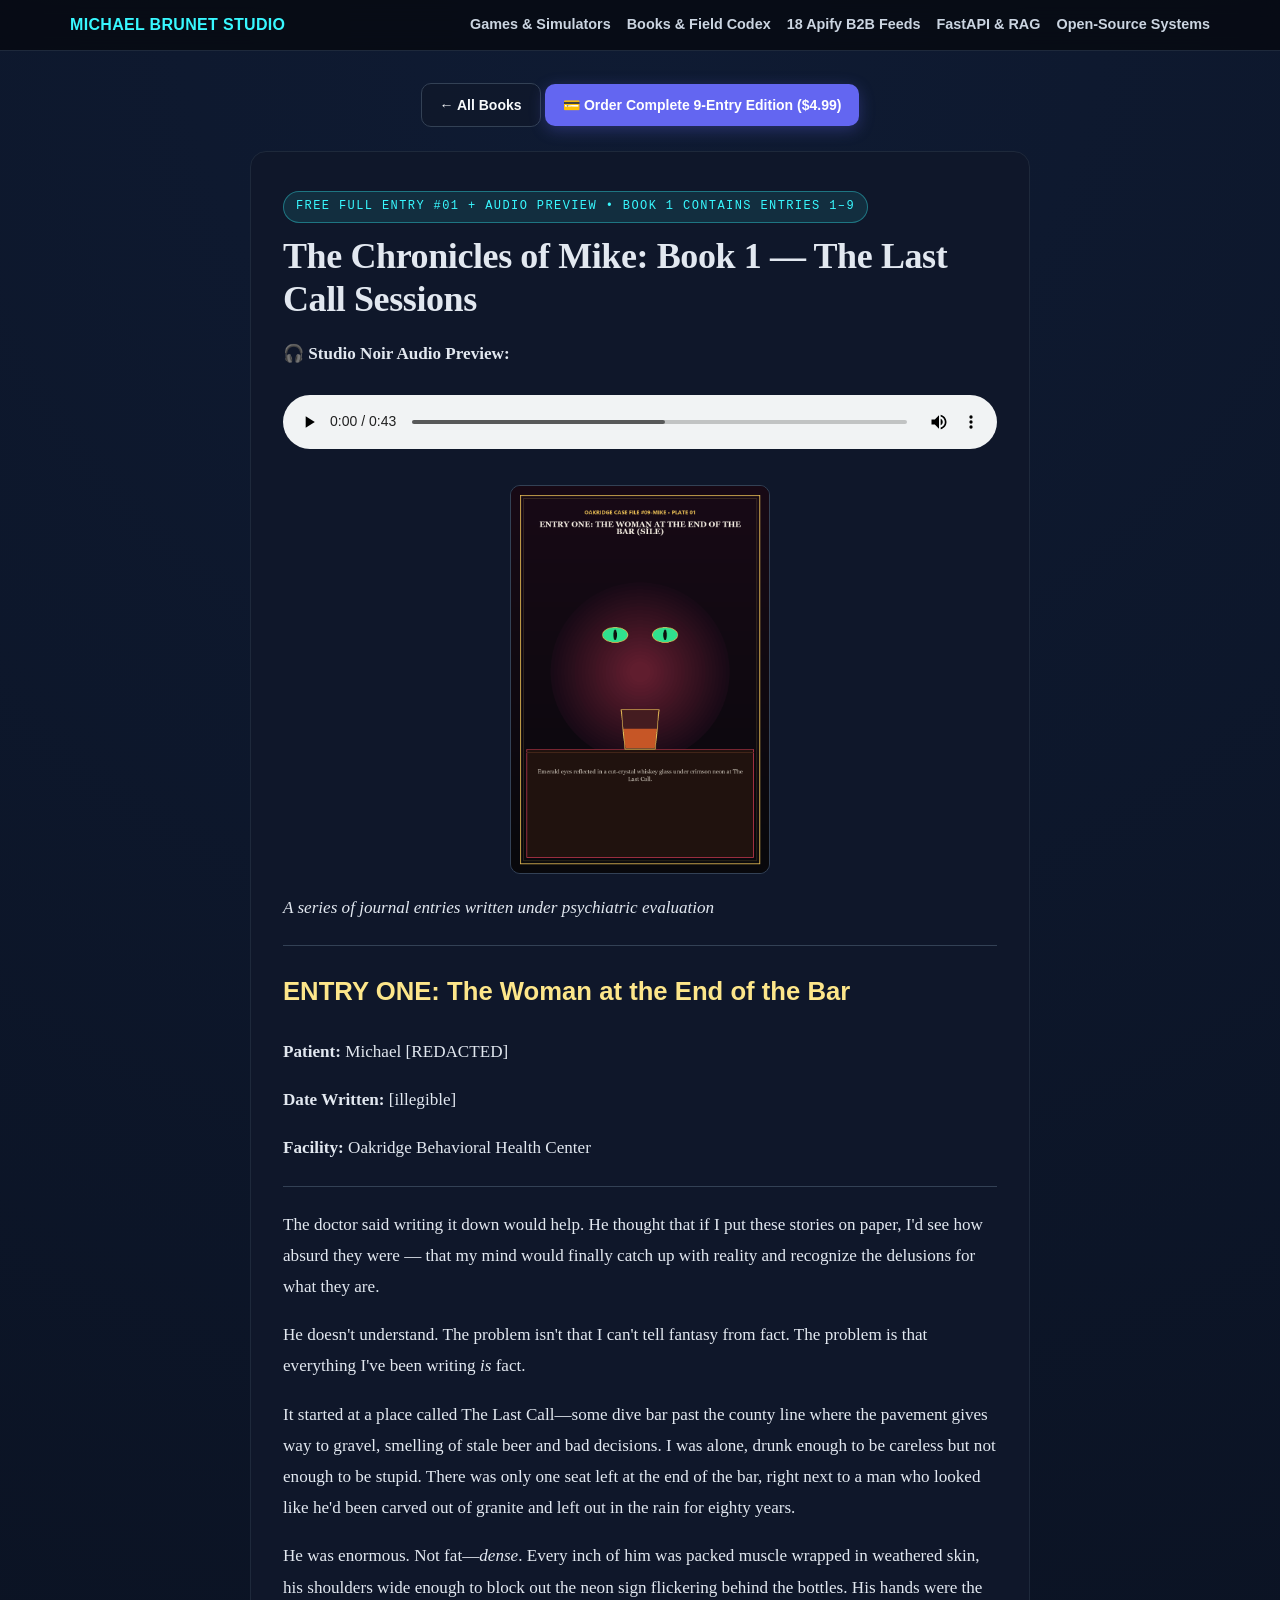
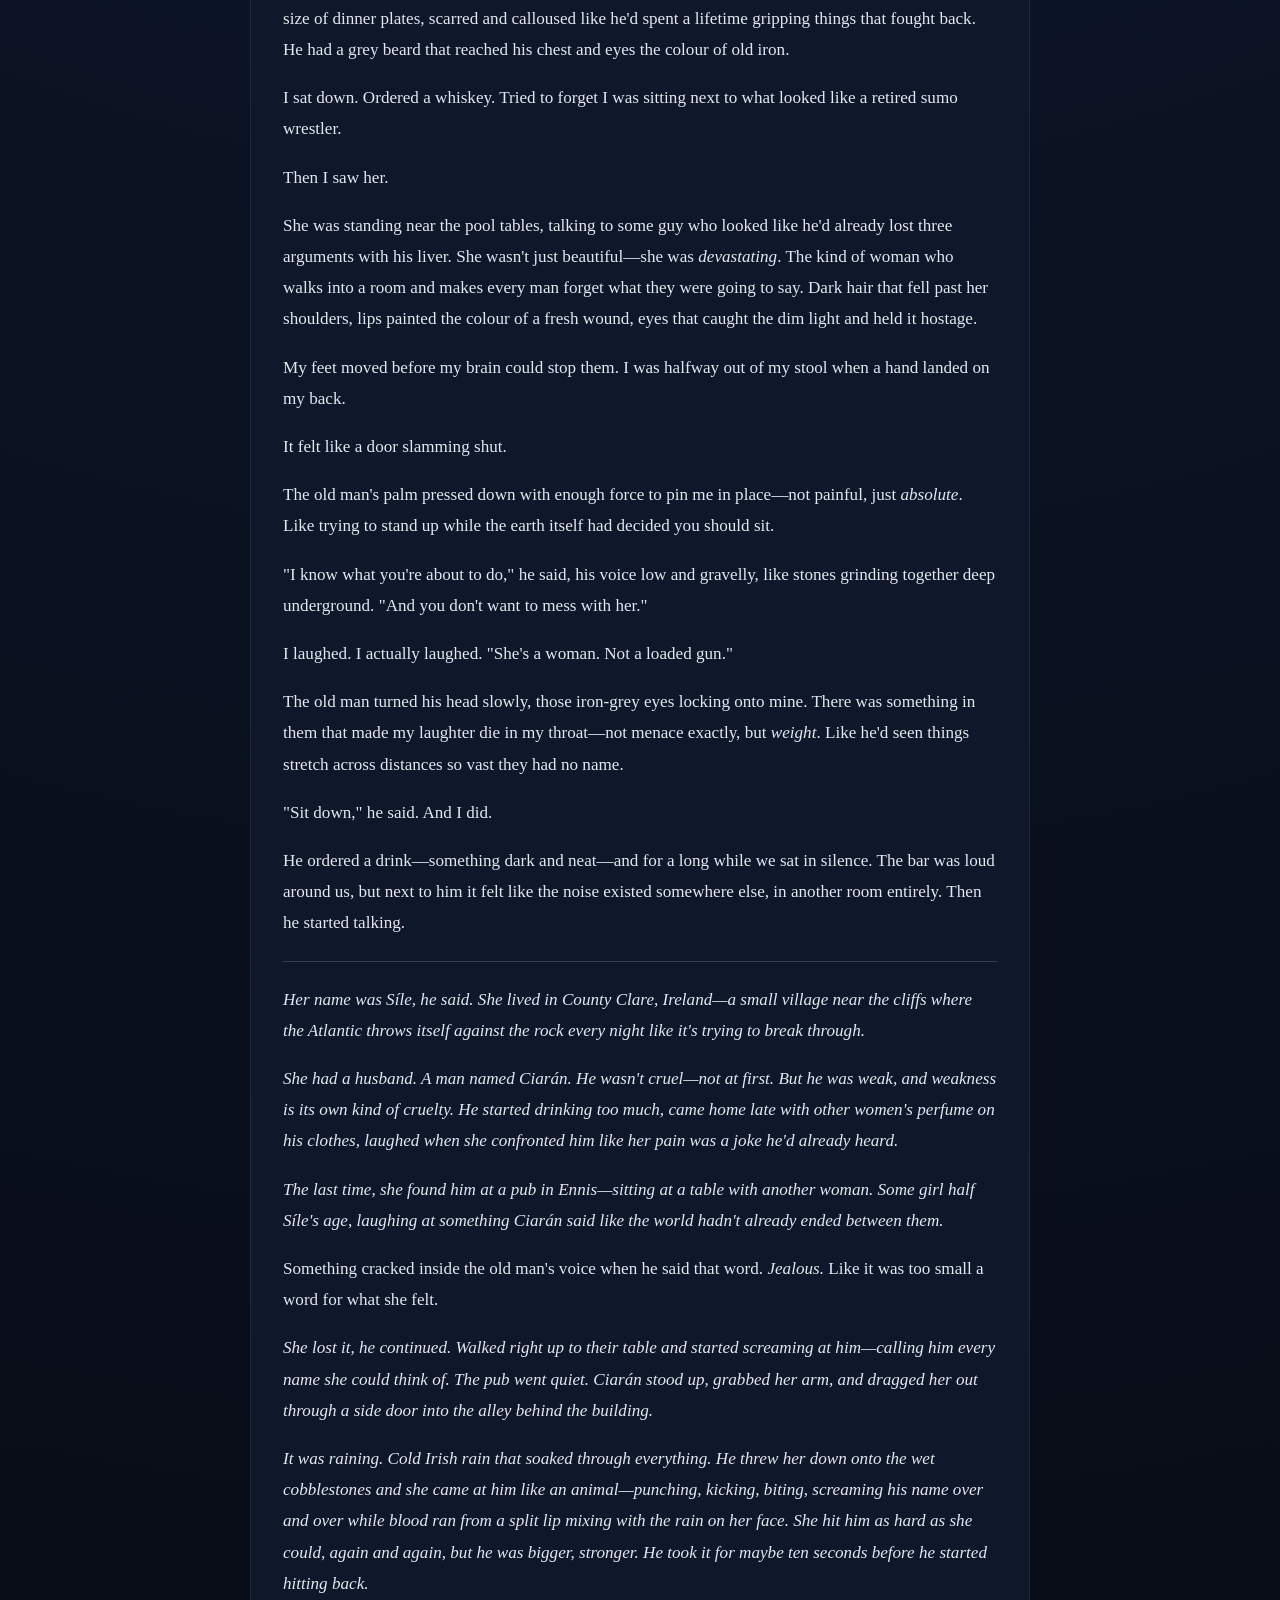
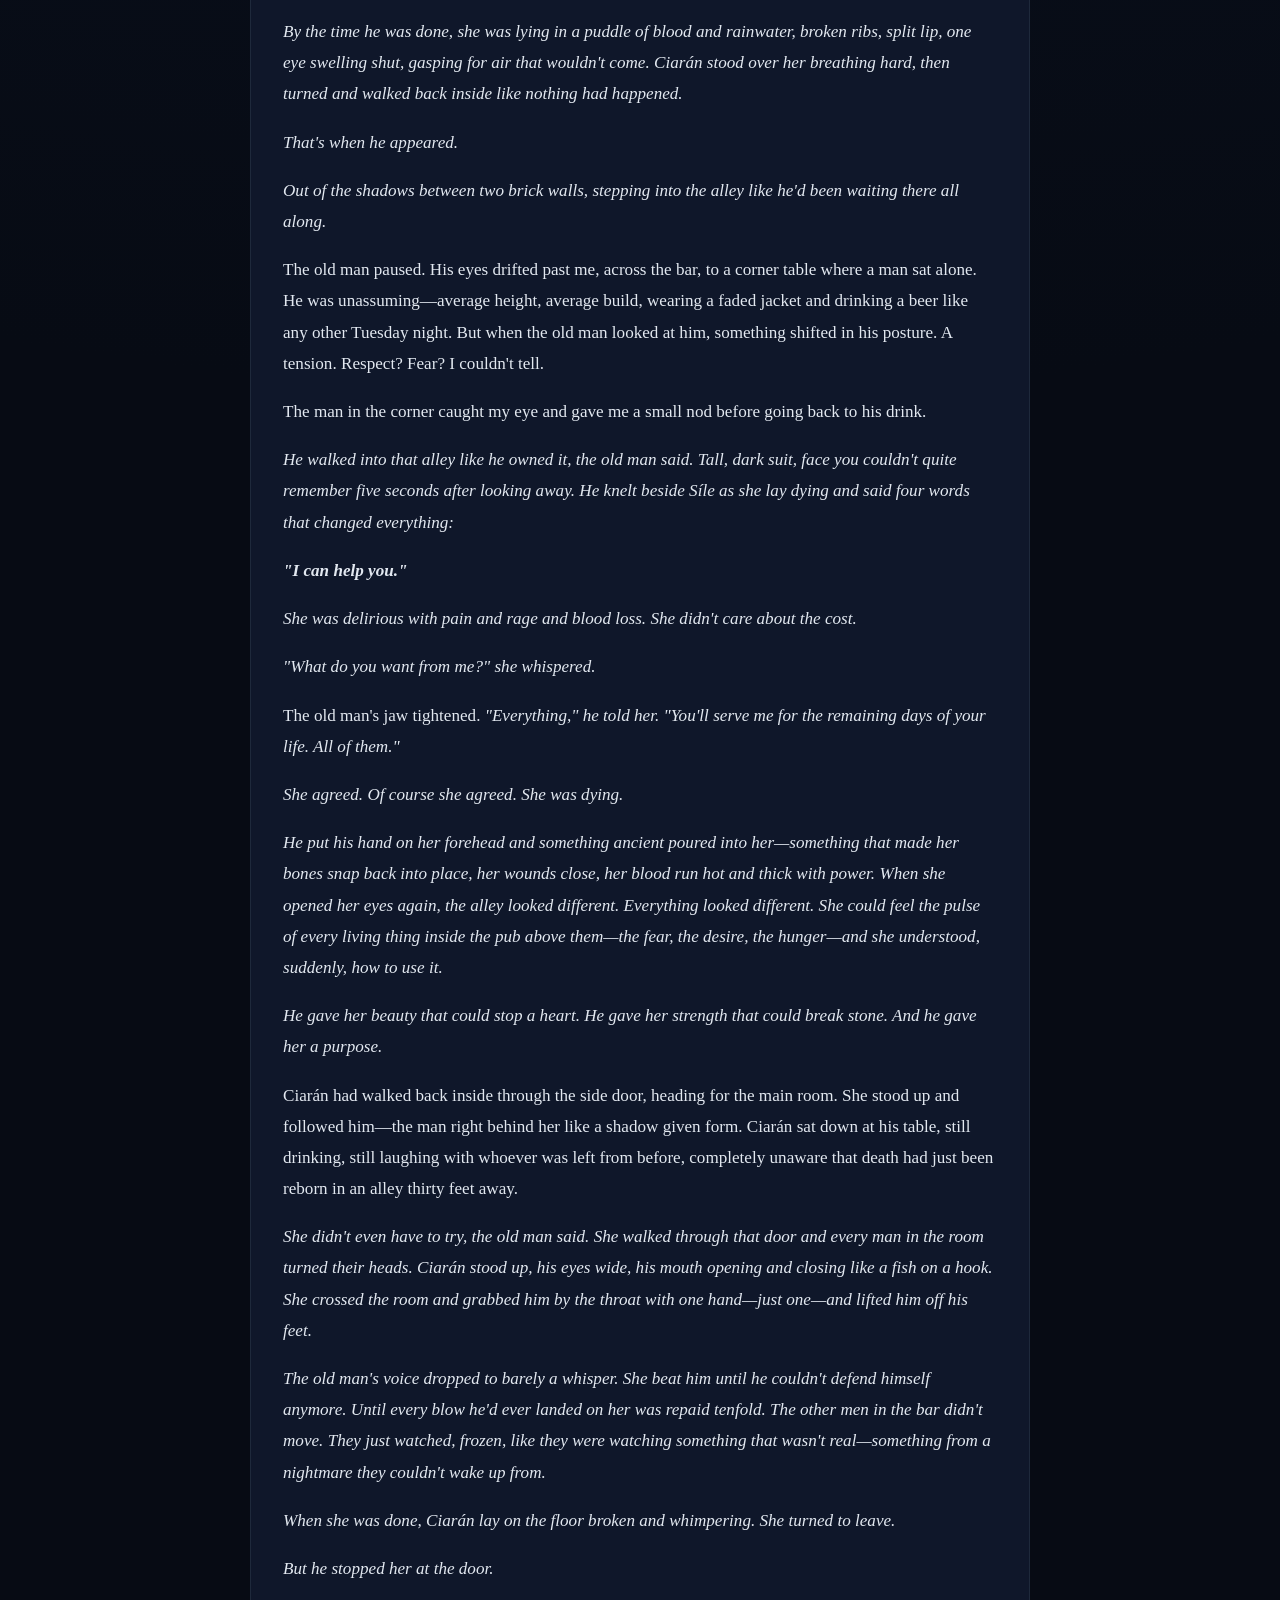
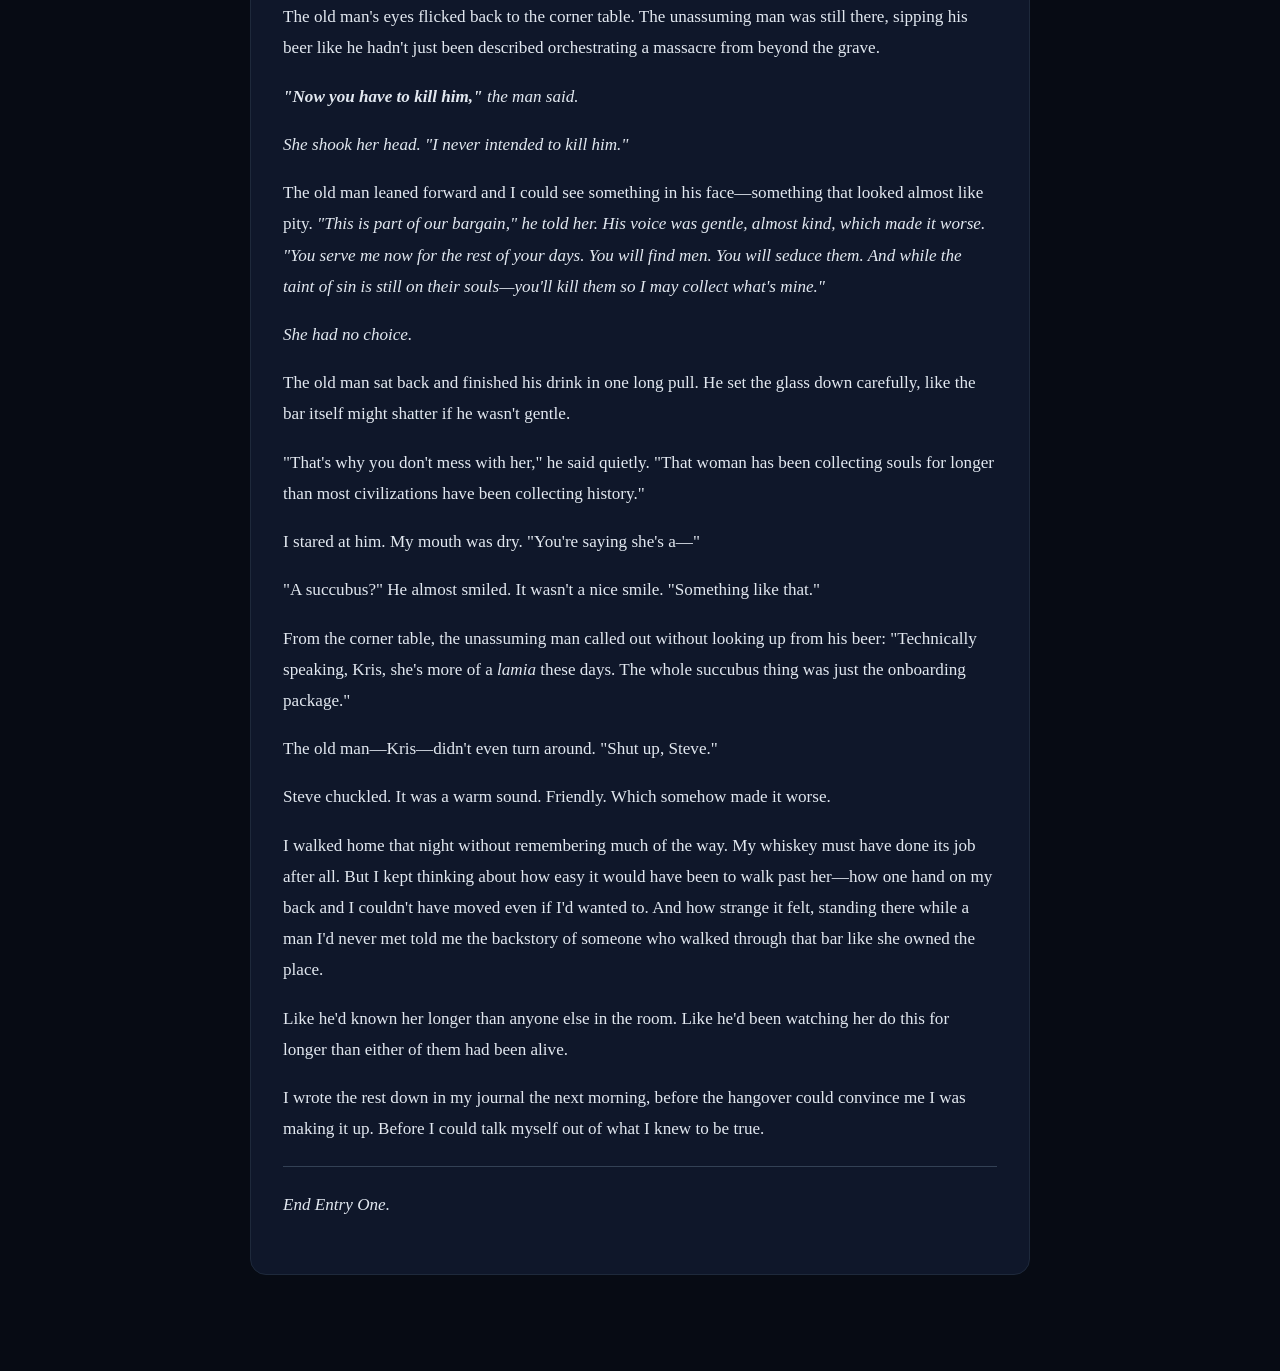
<file: books/read-chronicles-of-mike.html>
<!DOCTYPE html>
<html lang="en">
<head>
  <meta charset="UTF-8" />
  <meta name="viewport" content="width=device-width, initial-scale=1.0" />
  <title>Read Entry #1 Free: The Chronicles of Mike — Book 1: The Last Call Sessions</title>
  <meta name="description" content="Read Entry One of The Chronicles of Mike free online and listen to the studio deep-noir audio preview." />
  <link rel="canonical" href="https://michaelbrunet-bit.github.io/books/read-chronicles-of-mike.html" />
  <meta property="og:title" content="Read Entry #1 Free: The Chronicles of Mike — Book 1: The Last Call Sessions" />
  <meta property="og:description" content="Read Entry One of The Chronicles of Mike free online and listen to the studio deep-noir audio preview." />
  <meta property="og:type" content="website" />
  <meta property="og:url" content="https://michaelbrunet-bit.github.io/books/read-chronicles-of-mike.html" />
  <meta property="og:image" content="https://michaelbrunet-bit.github.io/books/assets/Chronicles_of_Mike_Book1_Kindle_Cover_1600x2560_300dpi.jpg" />
  <meta name="twitter:card" content="summary_large_image" />
  <meta name="twitter:title" content="Read Entry #1 Free: The Chronicles of Mike — Book 1: The Last Call Sessions" />
  <meta name="twitter:description" content="Read Entry One of The Chronicles of Mike free online and listen to the studio deep-noir audio preview." />
  <style>
    :root {
      --bg: #070b14;
      --card: #0f172a;
      --card-2: #111c33;
      --border: #1e293b;
      --cyan: #38f8ff;
      --indigo: #6366f1;
      --emerald: #10b981;
      --amber: #f59e0b;
      --rose: #f43f5e;
      --text: #f8fafc;
      --muted: #94a3b8;
    }
    * { box-sizing: border-box; }
    html { scroll-behavior: smooth; }
    body {
      margin: 0;
      font-family: -apple-system, BlinkMacSystemFont, "Segoe UI", Roboto, Inter, sans-serif;
      background: radial-gradient(circle at top, #0f1b33 0%, var(--bg) 58%);
      color: var(--text);
      line-height: 1.6;
    }
    .topnav {
      position: sticky;
      top: 0;
      z-index: 40;
      background: rgba(7, 11, 20, 0.92);
      backdrop-filter: blur(10px);
      border-bottom: 1px solid var(--border);
    }
    .topnav-inner {
      max-width: 1180px;
      margin: 0 auto;
      padding: 12px 20px;
      display: flex;
      justify-content: space-between;
      align-items: center;
      flex-wrap: wrap;
      gap: 12px;
    }
    .brand { font-weight: 800; color: var(--cyan); text-decoration: none; font-size: 1rem; letter-spacing: 0.02em; }
    .navlinks { display: flex; flex-wrap: wrap; gap: 16px; }
    .navlinks a { color: #cbd5e1; text-decoration: none; font-size: 0.9rem; font-weight: 600; }
    .navlinks a:hover { color: var(--cyan); }
    .wrap { max-width: 1180px; margin: 0 auto; padding: 32px 20px 72px; }
    header.hero {
      text-align: center;
      padding: 38px 24px;
      border: 1px solid rgba(56, 248, 255, 0.25);
      border-radius: 18px;
      background: linear-gradient(145deg, rgba(15,23,42,0.92), rgba(7,11,20,0.96));
      box-shadow: 0 0 36px rgba(56, 248, 255, 0.08);
      margin-bottom: 36px;
    }
    .eyebrow {
      display: inline-block;
      font-family: "Courier New", monospace;
      font-size: 12px;
      letter-spacing: 1.4px;
      color: var(--cyan);
      background: rgba(56, 248, 255, 0.1);
      border: 1px solid rgba(56, 248, 255, 0.35);
      padding: 4px 12px;
      border-radius: 999px;
      margin-bottom: 12px;
    }
    h1 { font-size: 2.25rem; margin: 0 0 12px; letter-spacing: -0.4px; line-height: 1.2; }
    .hero-sub { max-width: 780px; margin: 0 auto 22px; color: var(--muted); font-size: 1.03rem; }
    .hero-actions { display: flex; flex-wrap: wrap; gap: 10px; justify-content: center; }
    .btn {
      display: inline-flex; align-items: center; justify-content: center; gap: 7px;
      padding: 10px 18px; border-radius: 10px; font-weight: 700; font-size: 14px;
      text-decoration: none; transition: transform 0.15s, box-shadow 0.15s; cursor: pointer;
    }
    .btn:hover { transform: translateY(-2px); }
    .btn-cyan { background: var(--cyan); color: #021017; box-shadow: 0 0 18px rgba(56,248,255,0.28); }
    .btn-indigo { background: var(--indigo); color: #fff; box-shadow: 0 4px 16px rgba(99,102,241,0.3); }
    .btn-emerald { background: var(--emerald); color: #031a12; }
    .btn-amber { background: var(--amber); color: #1c1002; }
    .btn-outline { border: 1px solid #334155; color: var(--text); background: rgba(15,23,42,0.75); }
    .section-title {
      font-size: 1.45rem; margin: 44px 0 8px; display: flex; align-items: center; gap: 10px;
      border-bottom: 1px solid var(--border); padding-bottom: 10px;
    }
    .section-lead { color: var(--muted); margin: 0 0 18px; font-size: 0.96rem; }
    .grid {
      display: grid;
      grid-template-columns: repeat(auto-fill, minmax(330px, 1fr));
      gap: 20px;
    }
    .grid-2 {
      display: grid;
      grid-template-columns: repeat(auto-fill, minmax(460px, 1fr));
      gap: 22px;
    }
    @media (max-width: 560px) {
      .grid-2 { grid-template-columns: 1fr; }
    }
    .card {
      background: var(--card);
      border: 1px solid var(--border);
      border-radius: 14px;
      padding: 22px;
      display: flex;
      flex-direction: column;
      justify-content: space-between;
      gap: 14px;
    }
    .card.featured {
      border-color: rgba(56, 248, 255, 0.45);
      box-shadow: 0 0 24px rgba(56, 248, 255, 0.07);
    }
    .card.book-featured {
      border-color: rgba(245, 158, 11, 0.45);
      box-shadow: 0 0 24px rgba(245, 158, 11, 0.06);
    }
    .badge-row { display: flex; justify-content: space-between; align-items: center; gap: 8px; margin-bottom: 8px; flex-wrap: wrap; }
    .tag {
      font-size: 11px; font-weight: 700; text-transform: uppercase;
      padding: 3px 9px; border-radius: 6px; background: rgba(99,102,241,0.18); color: #a5b4fc;
    }
    .tag.free { background: rgba(56,248,255,0.15); color: var(--cyan); }
    .tag.hot { background: rgba(245,158,11,0.2); color: #fcd34d; }
    .tag.green { background: rgba(16,185,129,0.2); color: #6ee7b7; }
    .price { font-size: 1.2rem; font-weight: 800; color: var(--emerald); }
    .card h3 { margin: 4px 0 8px; font-size: 1.15rem; line-height: 1.3; }
    .card p { color: var(--muted); font-size: 0.92rem; margin: 0 0 12px; }
    .bullets { margin: 0 0 12px; padding-left: 18px; color: #cbd5e1; font-size: 0.87rem; }
    .bullets li { margin-bottom: 5px; }
    .book-flex { display: flex; gap: 18px; align-items: flex-start; }
    .book-cover { width: 112px; flex-shrink: 0; border-radius: 8px; border: 1px solid #334155; box-shadow: 0 8px 20px rgba(0,0,0,0.45); }
    .gallery { display: grid; grid-template-columns: repeat(auto-fit, minmax(150px, 1fr)); gap: 10px; margin: 12px 0; }
    .gallery img { width: 100%; border-radius: 8px; border: 1px solid #334155; }
    .reader-box {
      max-width: 780px;
      margin: 24px auto;
      background: #0f172a;
      border: 1px solid #1e293b;
      border-radius: 16px;
      padding: 36px 32px;
      font-family: Georgia, "Times New Roman", serif;
      font-size: 1.07rem;
      line-height: 1.82;
      color: #e2e8f0;
    }
    .reader-box h2, .reader-box h3 { font-family: -apple-system, BlinkMacSystemFont, "Segoe UI", sans-serif; color: #fde68a; }
    .reader-box blockquote { border-left: 3px solid var(--amber); margin: 16px 0; padding: 6px 16px; background: rgba(245,158,11,0.08); border-radius: 0 8px 8px 0; color: #fef3c7; }
    .reader-box hr { border: none; border-top: 1px solid #334155; margin: 22px 0; }
    audio { width: 100%; margin: 8px 0; border-radius: 8px; }
    .fulfillment-note { font-size: 0.8rem; color: #94a3b8; border-top: 1px dashed #334155; padding-top: 8px; }
    footer { text-align: center; margin-top: 56px; padding-top: 24px; border-top: 1px solid var(--border); color: var(--muted); font-size: 0.88rem; }
    footer a { color: var(--cyan); text-decoration: none; }
  </style>
</head>
<body>
  <nav class="topnav">
    <div class="topnav-inner">
      <a class="brand" href="https://michaelbrunet-bit.github.io/">MICHAEL BRUNET STUDIO</a>
      <div class="navlinks">
        <a href="https://michaelbrunet-bit.github.io/#games">Games &amp; Simulators</a>
        <a href="https://michaelbrunet-bit.github.io/books/">Books &amp; Field Codex</a>
        <a href="https://michaelbrunet-bit.github.io/#data-feeds">18 Apify B2B Feeds</a>
        <a href="https://michaelbrunet-bit.github.io/#apis">FastAPI &amp; RAG</a>
        <a href="https://michaelbrunet-bit.github.io/#systems">Open-Source Systems</a>
      </div>
    </div>
  </nav>
  <div class="wrap">
    <div style="text-align:center; margin-bottom:18px;">
      <a class="btn btn-outline" href="./index.html">← All Books</a>
      <a class="btn btn-indigo" href="https://www.paypal.com/paypalme/MichaelBrunet/4.99" target="_blank" rel="noopener">💳 Order Complete 9-Entry Edition ($4.99)</a>
    </div>
    <article class="reader-box">
      <div class="eyebrow">FREE FULL ENTRY #01 + AUDIO PREVIEW • BOOK 1 CONTAINS ENTRIES 1–9</div>
      <h1>The Chronicles of Mike: Book 1 — The Last Call Sessions</h1>
      <p><strong>🎧 Studio Noir Audio Preview:</strong></p>
      <audio controls preload="metadata" src="./assets/chronicles_noir_preview.mp3"></audio>
      <img src="./assets/entry_01.png" alt="Entry 1 Noir Illustration" style="max-width:260px; display:block; margin:18px auto; border-radius:10px; border:1px solid #334155;" />
      <p><em>A series of journal entries written under psychiatric evaluation</em></p>
<hr />
<h2>ENTRY ONE: The Woman at the End of the Bar</h2>
<p><strong>Patient:</strong> Michael [REDACTED]</p>
<p><strong>Date Written:</strong> [illegible]</p>
<p><strong>Facility:</strong> Oakridge Behavioral Health Center</p>
<hr />
<p>The doctor said writing it down would help. He thought that if I put these stories on paper, I&#x27;d see how absurd they were — that my mind would finally catch up with reality and recognize the delusions for what they are.</p>
<p>He doesn&#x27;t understand. The problem isn&#x27;t that I can&#x27;t tell fantasy from fact. The problem is that everything I&#x27;ve been writing <em>is</em> fact.</p>
<p>It started at a place called The Last Call—some dive bar past the county line where the pavement gives way to gravel, smelling of stale beer and bad decisions. I was alone, drunk enough to be careless but not enough to be stupid. There was only one seat left at the end of the bar, right next to a man who looked like he&#x27;d been carved out of granite and left out in the rain for eighty years.</p>
<p>He was enormous. Not fat—<em>dense</em>. Every inch of him was packed muscle wrapped in weathered skin, his shoulders wide enough to block out the neon sign flickering behind the bottles. His hands were the size of dinner plates, scarred and calloused like he&#x27;d spent a lifetime gripping things that fought back. He had a grey beard that reached his chest and eyes the colour of old iron.</p>
<p>I sat down. Ordered a whiskey. Tried to forget I was sitting next to what looked like a retired sumo wrestler.</p>
<p>Then I saw her.</p>
<p>She was standing near the pool tables, talking to some guy who looked like he&#x27;d already lost three arguments with his liver. She wasn&#x27;t just beautiful—she was <em>devastating</em>. The kind of woman who walks into a room and makes every man forget what they were going to say. Dark hair that fell past her shoulders, lips painted the colour of a fresh wound, eyes that caught the dim light and held it hostage.</p>
<p>My feet moved before my brain could stop them. I was halfway out of my stool when a hand landed on my back.</p>
<p>It felt like a door slamming shut.</p>
<p>The old man&#x27;s palm pressed down with enough force to pin me in place—not painful, just <em>absolute</em>. Like trying to stand up while the earth itself had decided you should sit.</p>
<p>&quot;I know what you&#x27;re about to do,&quot; he said, his voice low and gravelly, like stones grinding together deep underground. &quot;And you don&#x27;t want to mess with her.&quot;</p>
<p>I laughed. I actually laughed. &quot;She&#x27;s a woman. Not a loaded gun.&quot;</p>
<p>The old man turned his head slowly, those iron-grey eyes locking onto mine. There was something in them that made my laughter die in my throat—not menace exactly, but <em>weight</em>. Like he&#x27;d seen things stretch across distances so vast they had no name.</p>
<p>&quot;Sit down,&quot; he said. And I did.</p>
<p>He ordered a drink—something dark and neat—and for a long while we sat in silence. The bar was loud around us, but next to him it felt like the noise existed somewhere else, in another room entirely. Then he started talking.</p>
<hr />
<p><em>Her name was Síle,</em> <em>he said.</em> <em>She lived in County Clare, Ireland—a small village near the cliffs where the Atlantic throws itself against the rock every night like it&#x27;s trying to break through.</em></p>
<p><em>She had a husband. A man named Ciarán. He wasn&#x27;t cruel—not at first. But he was weak, and weakness is its own kind of cruelty. He started drinking too much, came home late with other women&#x27;s perfume on his clothes, laughed when she confronted him like her pain was a joke he&#x27;d already heard.</em></p>
<p><em>The last time, she found him at a pub in Ennis—sitting at a table with another woman. Some girl half Síle&#x27;s age, laughing at something Ciarán said like the world hadn&#x27;t already ended between them.</em></p>
<p>Something cracked inside the old man&#x27;s voice when he said that word. <em>Jealous.</em> Like it was too small a word for what she felt.</p>
<p><em>She lost it,</em> <em>he continued.</em> <em>Walked right up to their table and started screaming at him—calling him every name she could think of. The pub went quiet. Ciarán stood up, grabbed her arm, and dragged her out through a side door into the alley behind the building.</em></p>
<p><em>It was raining. Cold Irish rain that soaked through everything. He threw her down onto the wet cobblestones and she came at him like an animal—punching, kicking, biting, screaming his name over and over while blood ran from a split lip mixing with the rain on her face. She hit him as hard as she could, again and again, but he was bigger, stronger. He took it for maybe ten seconds before he started hitting back.</em></p>
<p><em>By the time he was done, she was lying in a puddle of blood and rainwater, broken ribs, split lip, one eye swelling shut, gasping for air that wouldn&#x27;t come. Ciarán stood over her breathing hard, then turned and walked back inside like nothing had happened.</em></p>
<p><em>That&#x27;s when he appeared.</em></p>
<p><em>Out of the shadows between two brick walls, stepping into the alley like he&#x27;d been waiting there all along.</em></p>
<p>The old man paused. His eyes drifted past me, across the bar, to a corner table where a man sat alone. He was unassuming—average height, average build, wearing a faded jacket and drinking a beer like any other Tuesday night. But when the old man looked at him, something shifted in his posture. A tension. Respect? Fear? I couldn&#x27;t tell.</p>
<p>The man in the corner caught my eye and gave me a small nod before going back to his drink.</p>
<p><em>He walked into that alley like he owned it,</em> <em>the old man said.</em> <em>Tall, dark suit, face you couldn&#x27;t quite remember five seconds after looking away. He knelt beside Síle as she lay dying and said four words that changed everything:</em></p>
<p><strong><em>&quot;I can help you.&quot;</em></strong></p>
<p><em>She was delirious with pain and rage and blood loss. She didn&#x27;t care about the cost.</em></p>
<p><em>&quot;What do you want from me?&quot; she whispered.</em></p>
<p>The old man&#x27;s jaw tightened. <em>&quot;Everything,&quot; he told her. &quot;You&#x27;ll serve me for the remaining days of your life. All of them.&quot;</em></p>
<p><em>She agreed. Of course she agreed. She was dying.</em></p>
<p><em>He put his hand on her forehead and something ancient poured into her—something that made her bones snap back into place, her wounds close, her blood run hot and thick with power. When she opened her eyes again, the alley looked different. Everything looked different. She could feel the pulse of every living thing inside the pub above them—the fear, the desire, the hunger—and she understood, suddenly, how to use it.</em></p>
<p><em>He gave her beauty that could stop a heart. He gave her strength that could break stone. And he gave her a purpose.</em></p>
<p>Ciarán had walked back inside through the side door, heading for the main room. She stood up and followed him—the man right behind her like a shadow given form. Ciarán sat down at his table, still drinking, still laughing with whoever was left from before, completely unaware that death had just been reborn in an alley thirty feet away.</p>
<p><em>She didn&#x27;t even have to try,</em> <em>the old man said.</em> <em>She walked through that door and every man in the room turned their heads. Ciarán stood up, his eyes wide, his mouth opening and closing like a fish on a hook. She crossed the room and grabbed him by the throat with one hand—just one—and lifted him off his feet.</em></p>
<p><em>The old man&#x27;s voice dropped to barely a whisper.</em> <em>She beat him until he couldn&#x27;t defend himself anymore. Until every blow he&#x27;d ever landed on her was repaid tenfold. The other men in the bar didn&#x27;t move. They just watched, frozen, like they were watching something that wasn&#x27;t real—something from a nightmare they couldn&#x27;t wake up from.</em></p>
<p><em>When she was done, Ciarán lay on the floor broken and whimpering. She turned to leave.</em></p>
<p><em>But he stopped her at the door.</em></p>
<p>The old man&#x27;s eyes flicked back to the corner table. The unassuming man was still there, sipping his beer like he hadn&#x27;t just been described orchestrating a massacre from beyond the grave.</p>
<p><strong><em>&quot;Now you have to kill him,&quot;</em></strong> <em>the man said.</em></p>
<p><em>She shook her head. &quot;I never intended to kill him.&quot;</em></p>
<p>The old man leaned forward and I could see something in his face—something that looked almost like pity. <em>&quot;This is part of our bargain,&quot; he told her. His voice was gentle, almost kind, which made it worse. &quot;You serve me now for the rest of your days. You will find men. You will seduce them. And while the taint of sin is still on their souls—you&#x27;ll kill them so I may collect what&#x27;s mine.&quot;</em></p>
<p><em>She had no choice.</em></p>
<p>The old man sat back and finished his drink in one long pull. He set the glass down carefully, like the bar itself might shatter if he wasn&#x27;t gentle.</p>
<p>&quot;That&#x27;s why you don&#x27;t mess with her,&quot; he said quietly. &quot;That woman has been collecting souls for longer than most civilizations have been collecting history.&quot;</p>
<p>I stared at him. My mouth was dry. &quot;You&#x27;re saying she&#x27;s a—&quot;</p>
<p>&quot;A succubus?&quot; He almost smiled. It wasn&#x27;t a nice smile. &quot;Something like that.&quot;</p>
<p>From the corner table, the unassuming man called out without looking up from his beer: &quot;Technically speaking, Kris, she&#x27;s more of a <em>lamia</em> these days. The whole succubus thing was just the onboarding package.&quot;</p>
<p>The old man—Kris—didn&#x27;t even turn around. &quot;Shut up, Steve.&quot;</p>
<p>Steve chuckled. It was a warm sound. Friendly. Which somehow made it worse.</p>
<p>I walked home that night without remembering much of the way. My whiskey must have done its job after all. But I kept thinking about how easy it would have been to walk past her—how one hand on my back and I couldn&#x27;t have moved even if I&#x27;d wanted to. And how strange it felt, standing there while a man I&#x27;d never met told me the backstory of someone who walked through that bar like she owned the place.</p>
<p>Like he&#x27;d known her longer than anyone else in the room. Like he&#x27;d been watching her do this for longer than either of them had been alive.</p>
<p>I wrote the rest down in my journal the next morning, before the hangover could convince me I was making it up. Before I could talk myself out of what I knew to be true.</p>
<hr />
<p><em>End Entry One.</em></p>
    </article>
  </div>
</body>
</html>
</file>
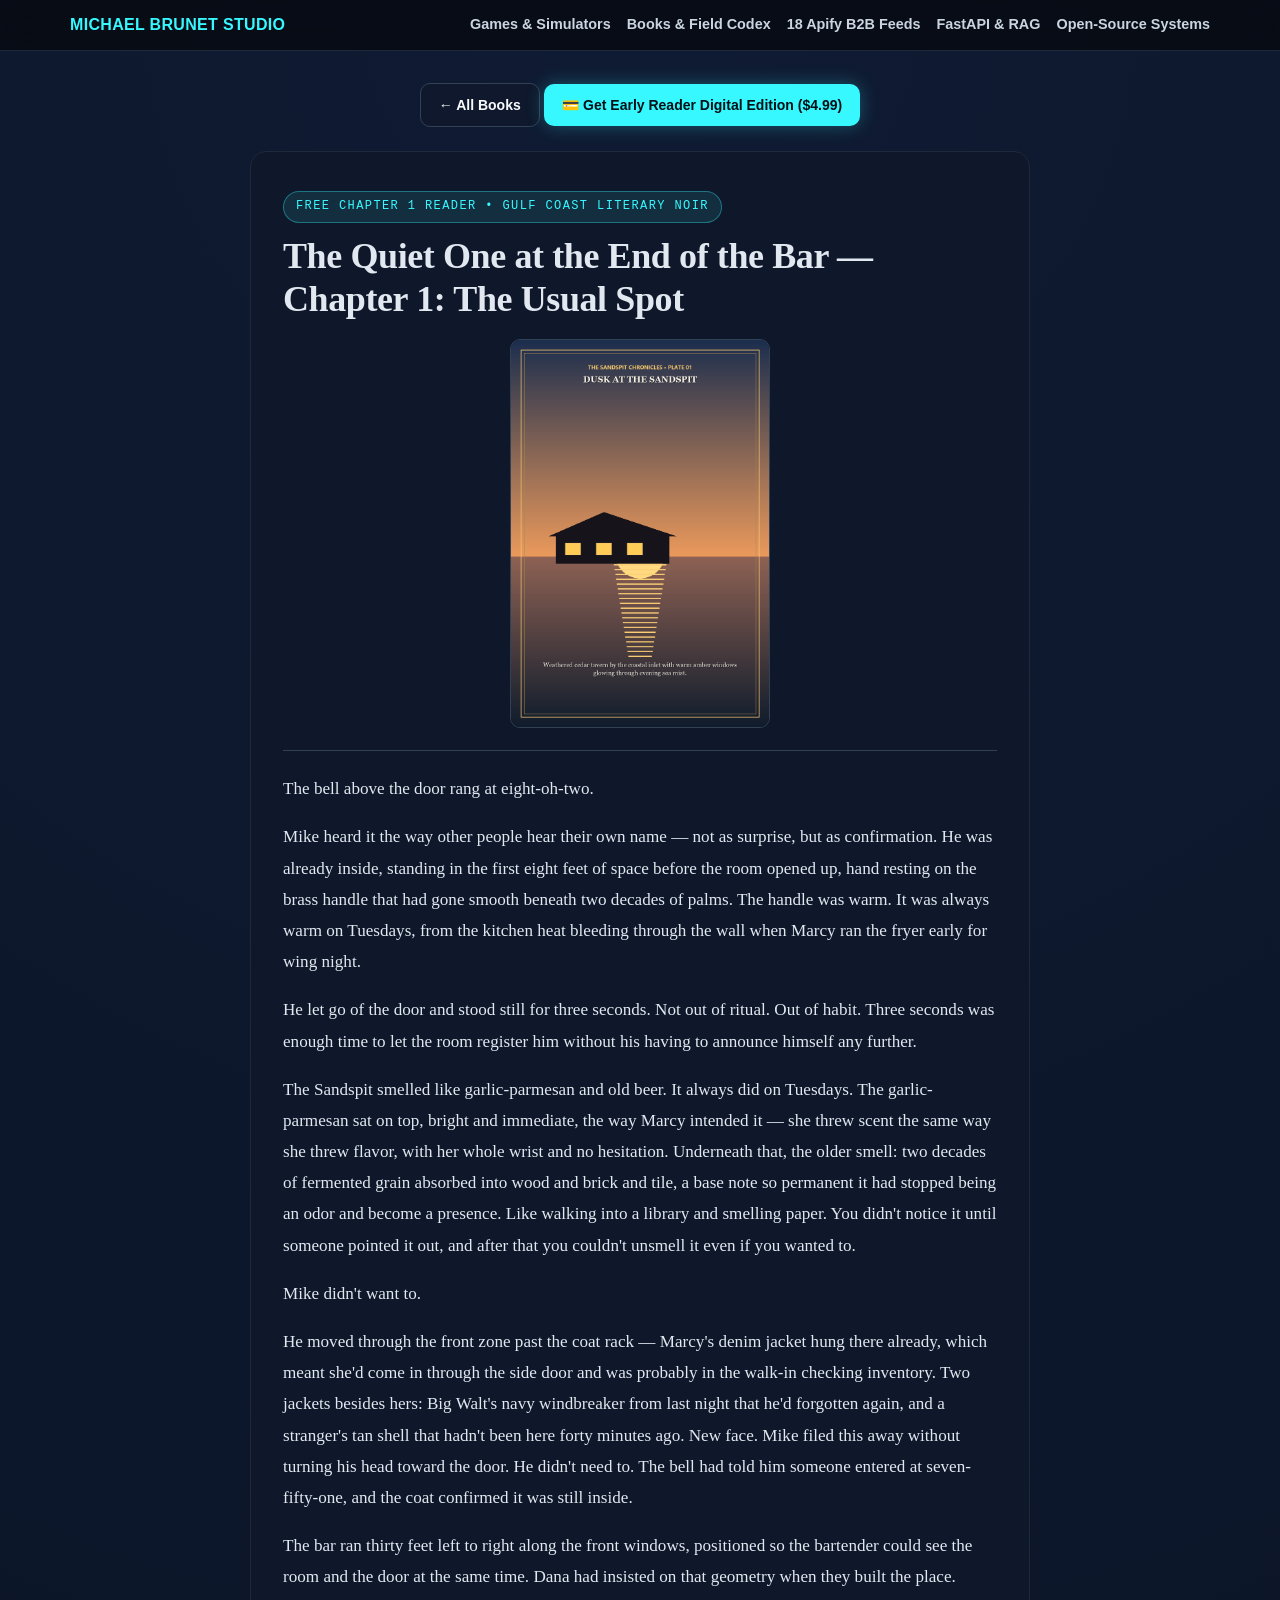
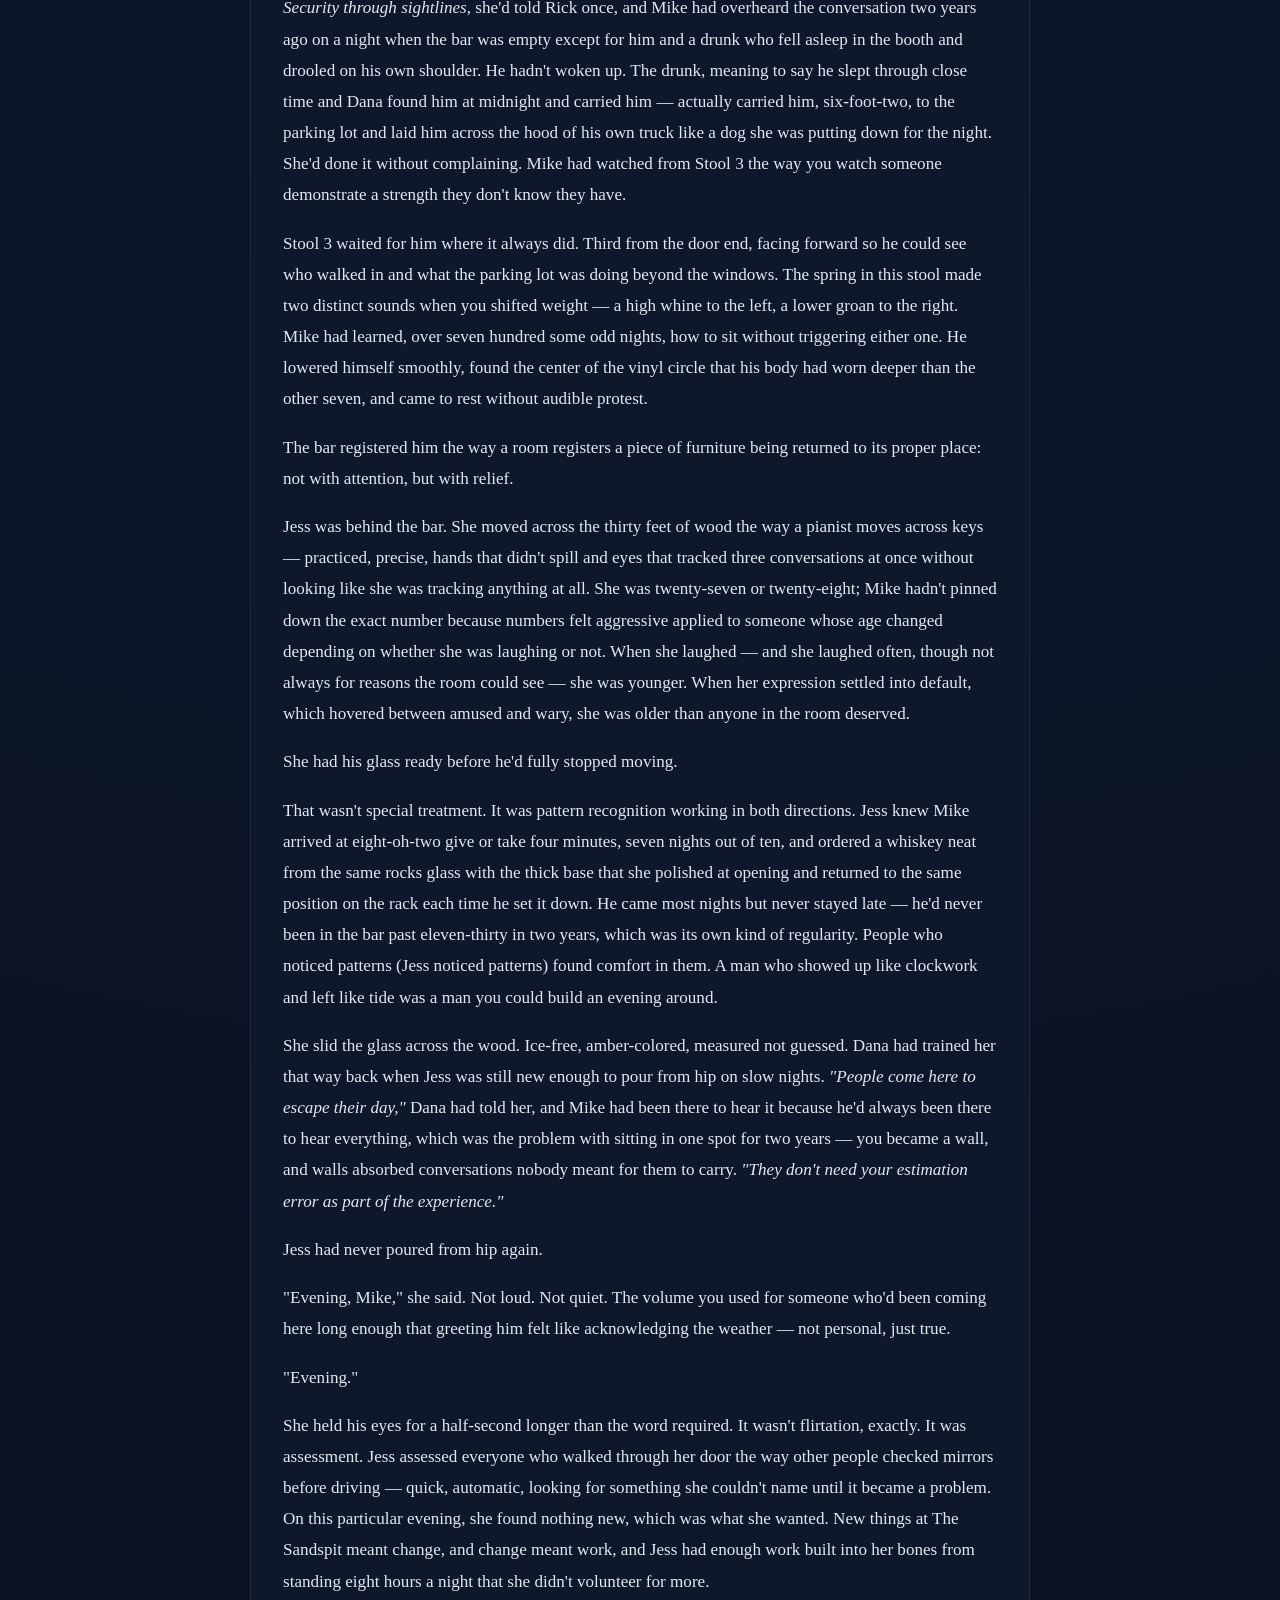
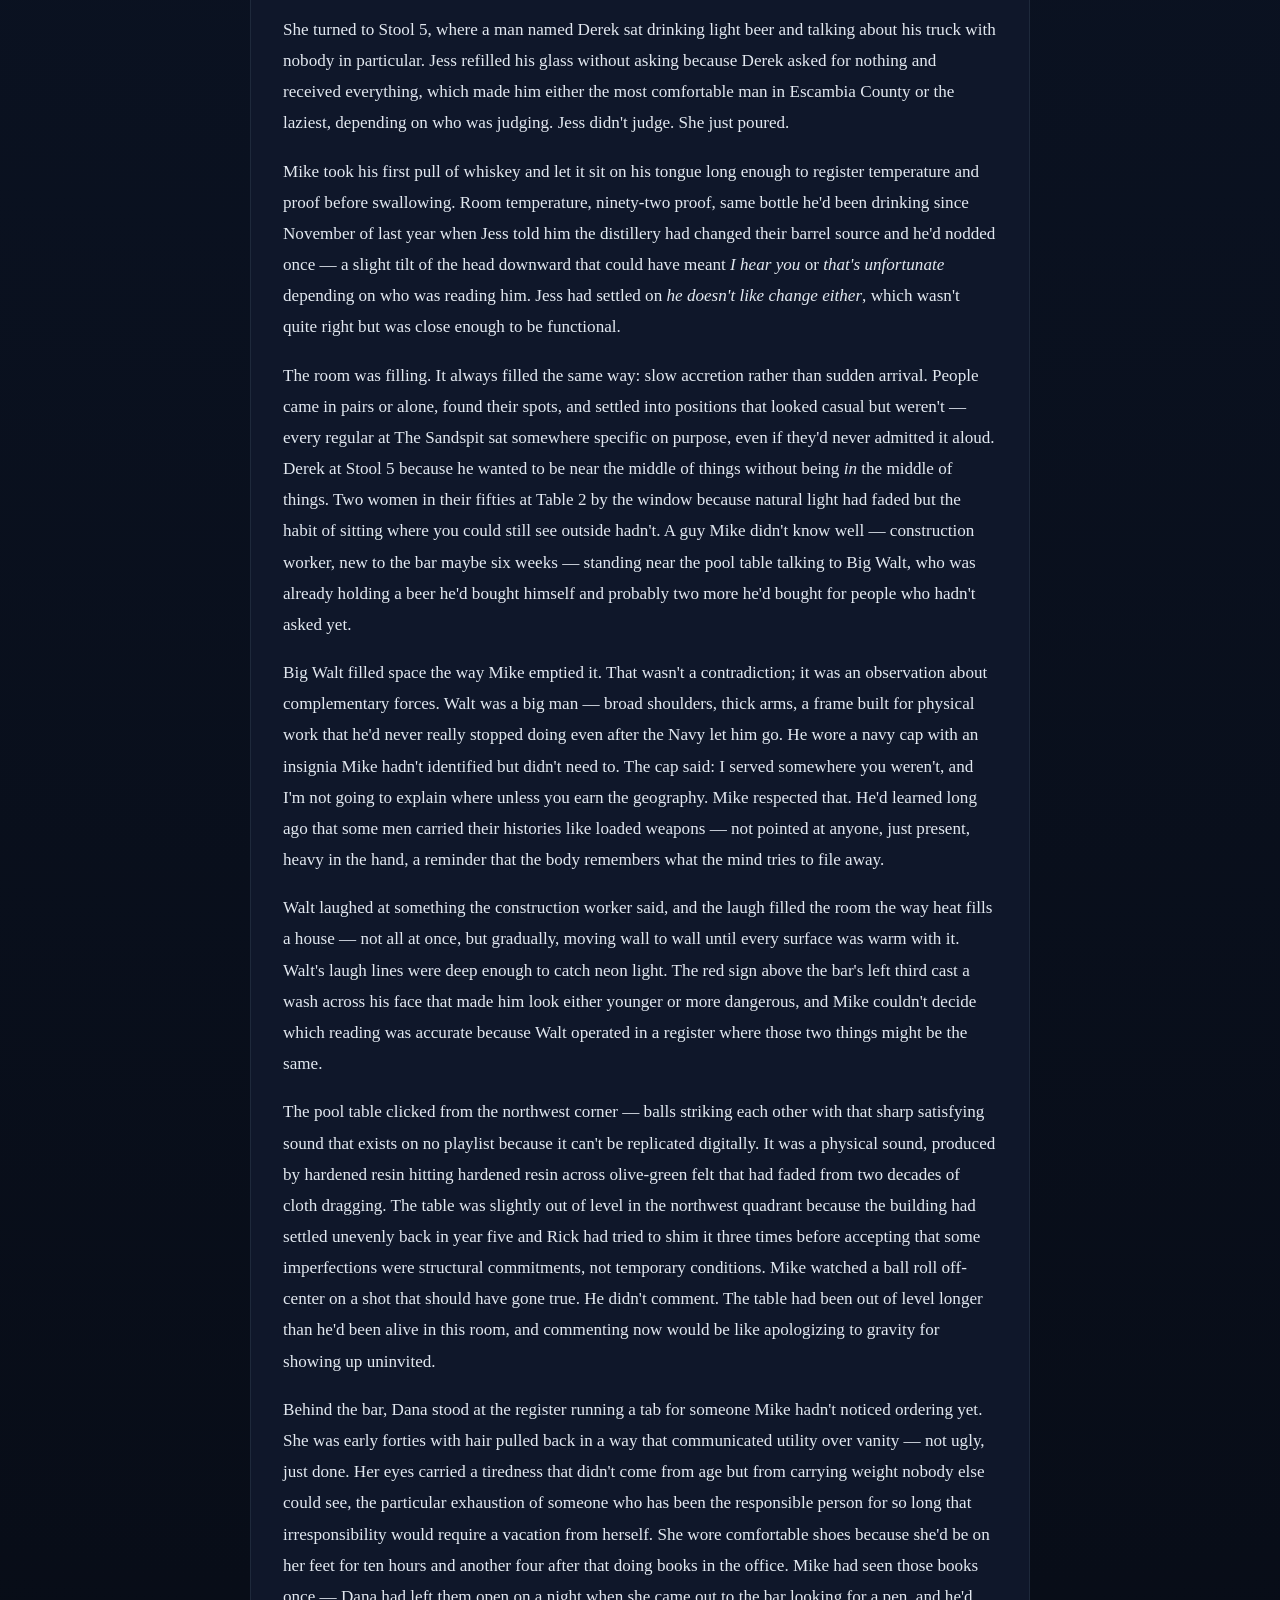
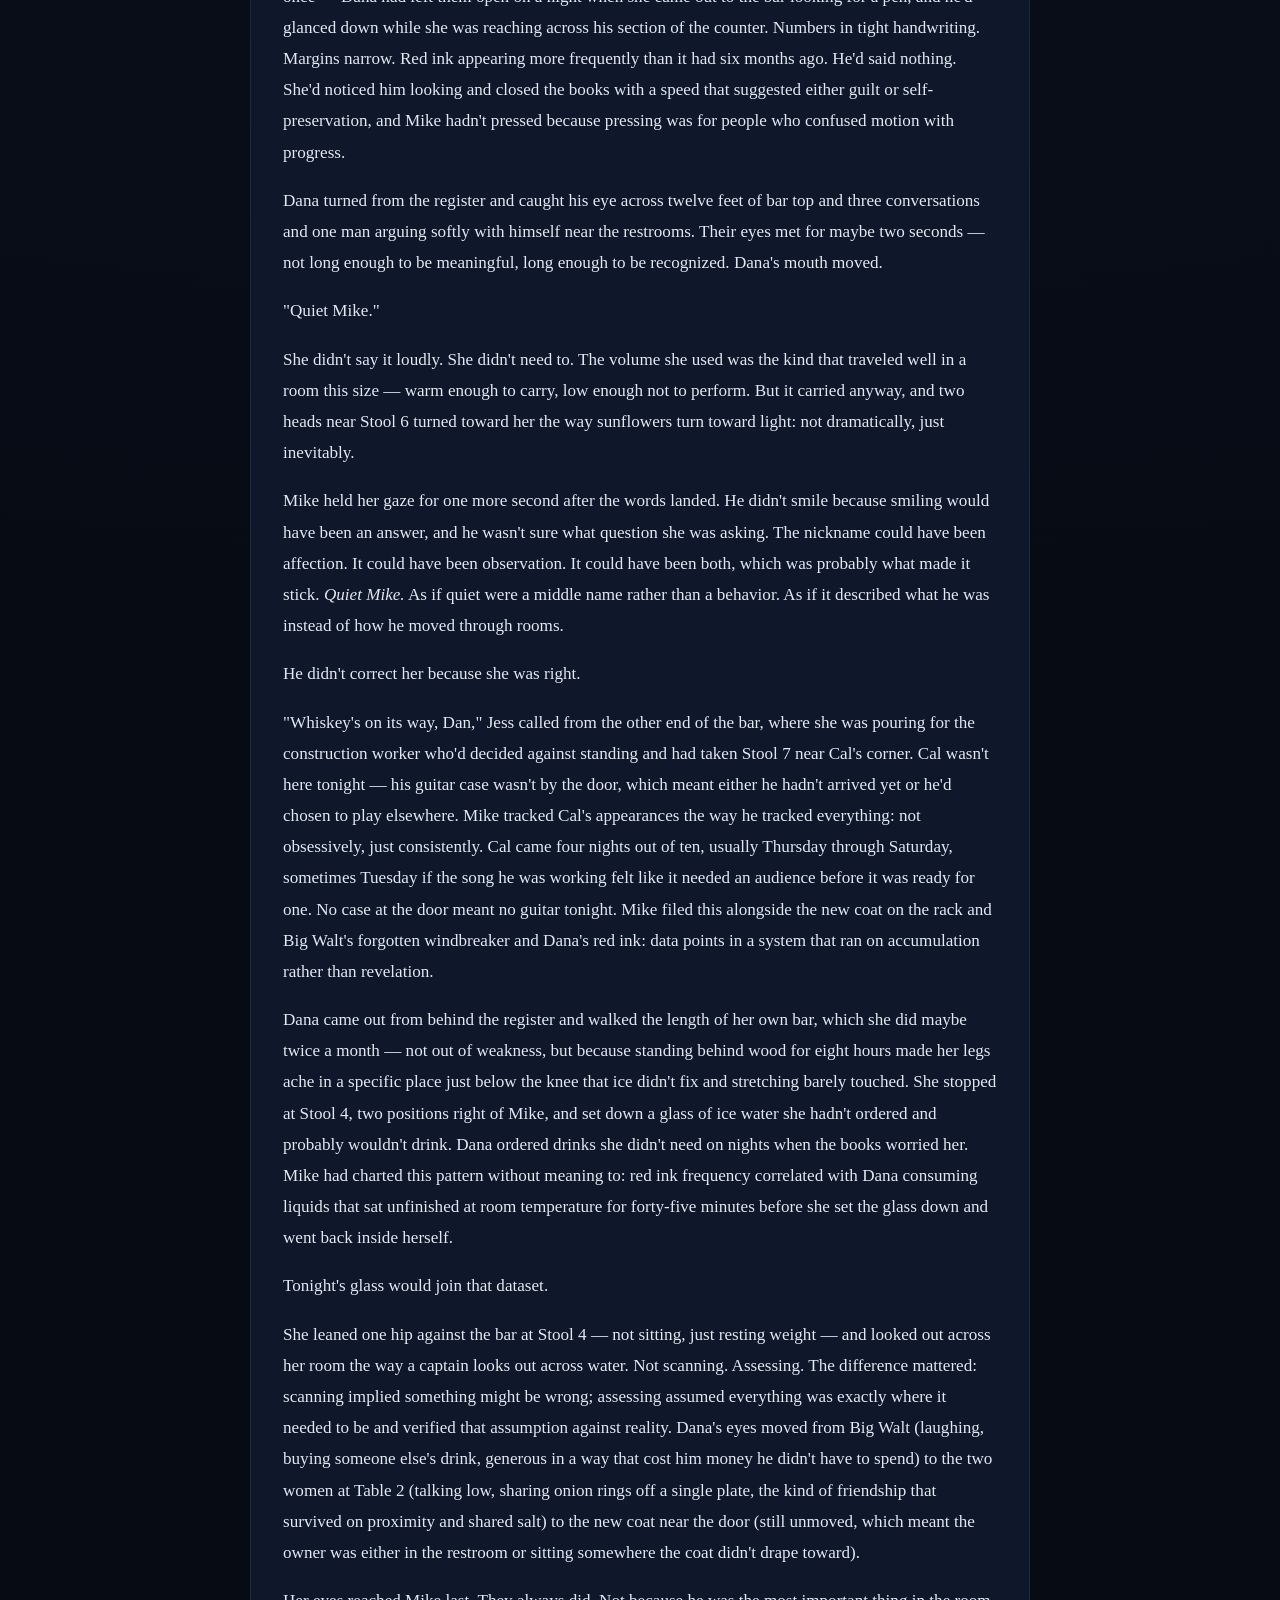
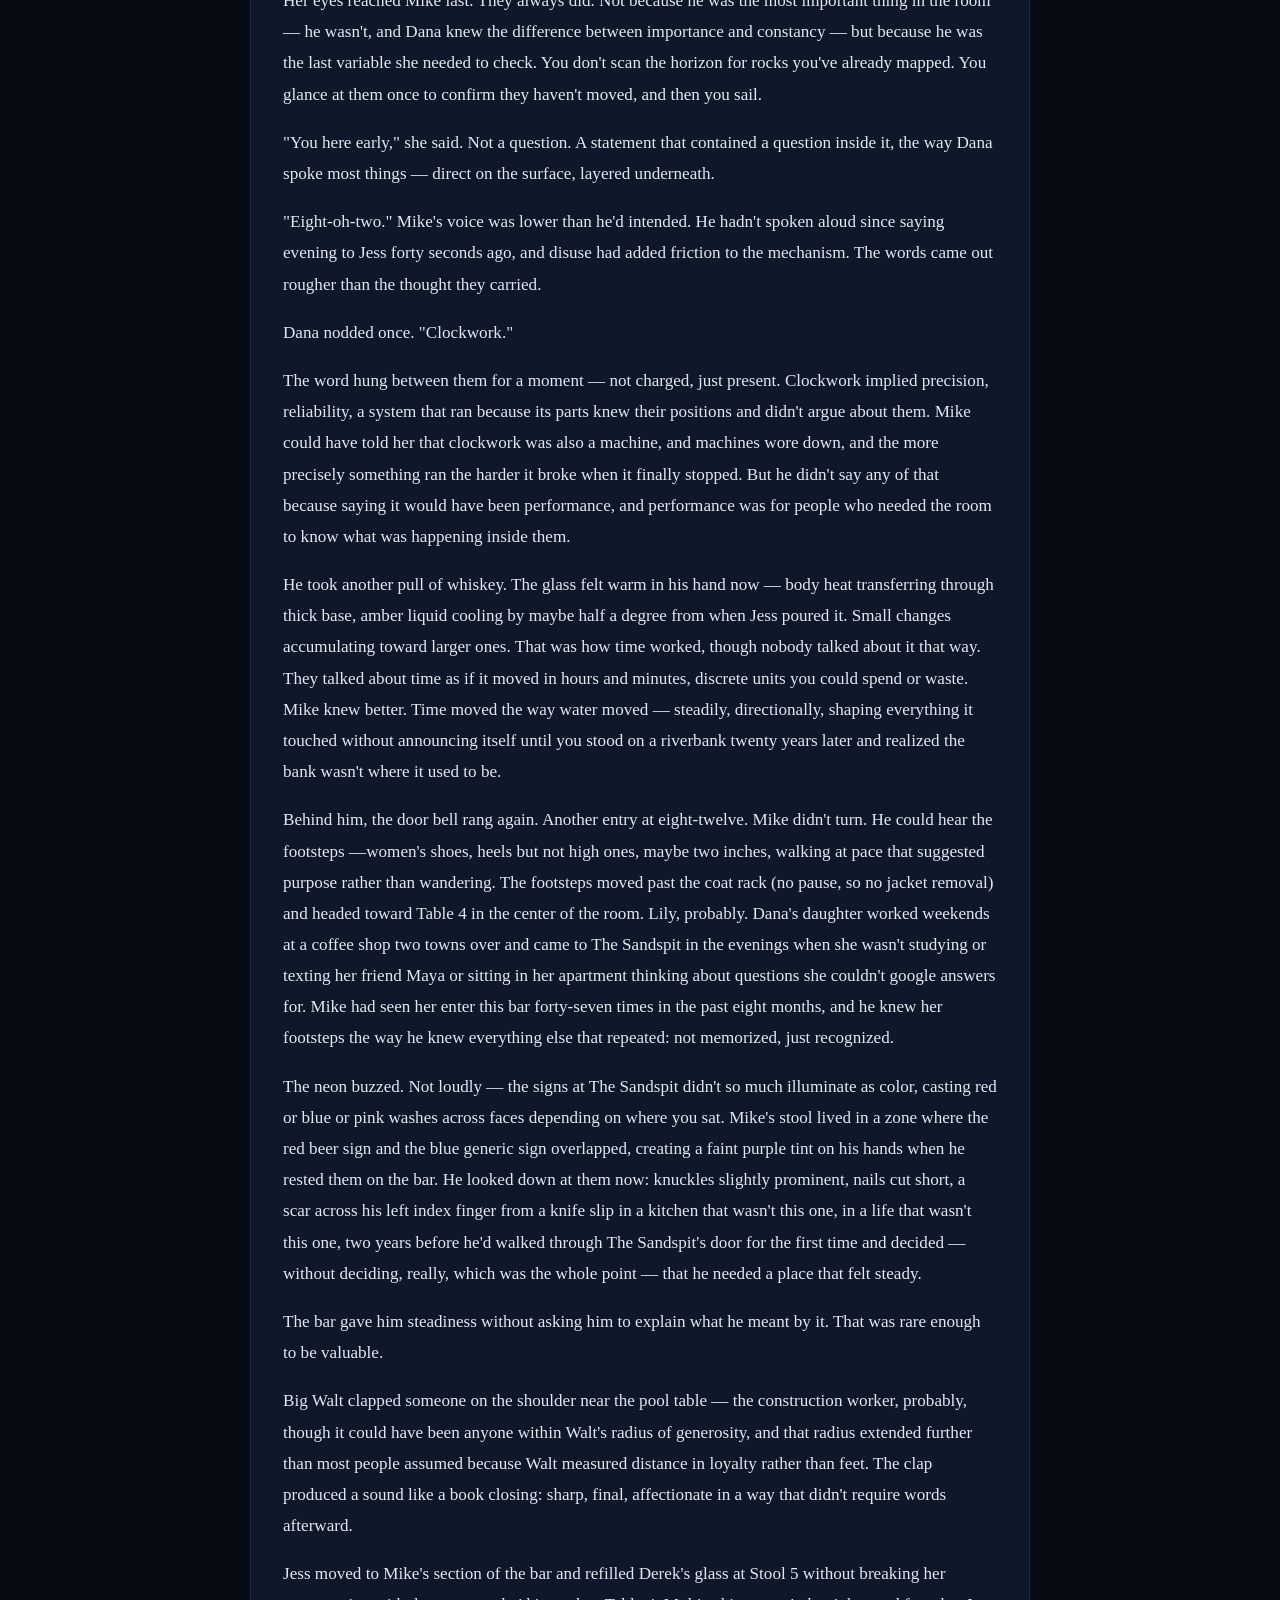
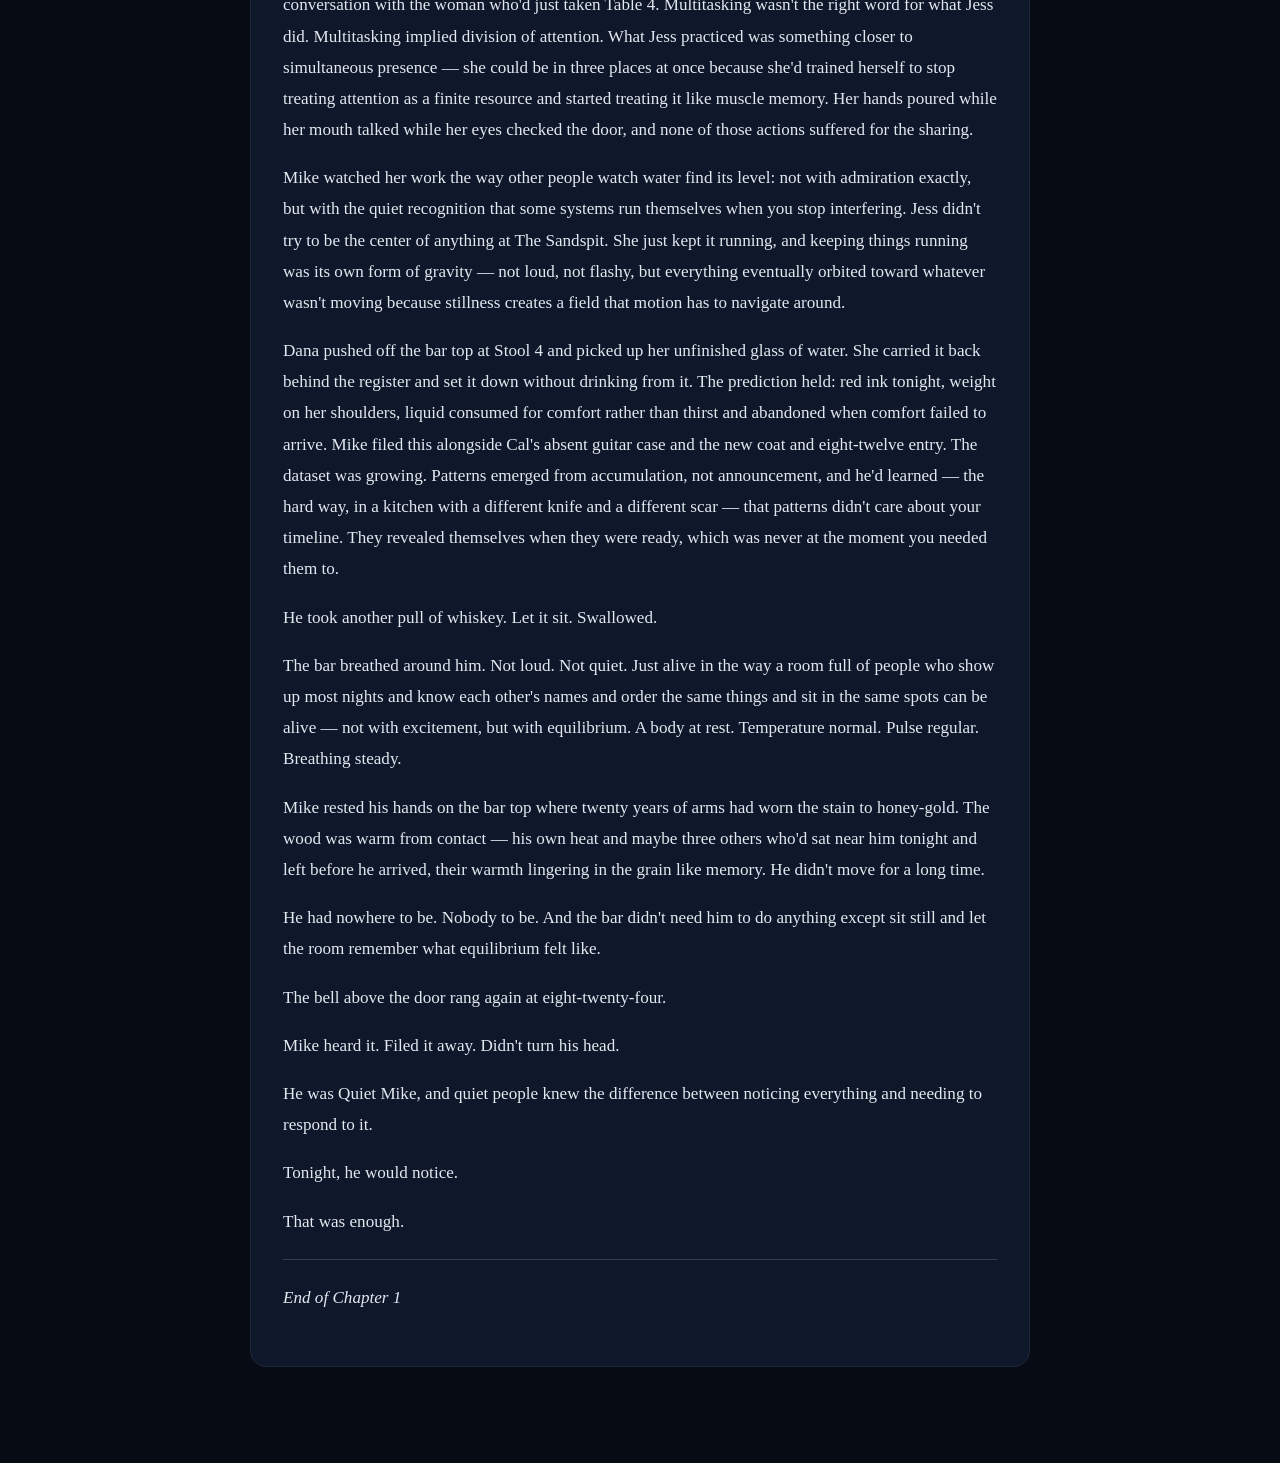
<file: books/read-kronos.html>
<!DOCTYPE html>
<html lang="en">
<head>
  <meta charset="UTF-8" />
  <meta name="viewport" content="width=device-width, initial-scale=1.0" />
  <title>Read Chapter 1 Free: The Quiet One at the End of the Bar (Kronos)</title>
  <meta name="description" content="Read Chapter 1 (The Usual Spot) of The Quiet One at the End of the Bar free online." />
  <link rel="canonical" href="https://michaelbrunet-bit.github.io/books/read-kronos.html" />
  <meta property="og:title" content="Read Chapter 1 Free: The Quiet One at the End of the Bar (Kronos)" />
  <meta property="og:description" content="Read Chapter 1 (The Usual Spot) of The Quiet One at the End of the Bar free online." />
  <meta property="og:type" content="website" />
  <meta property="og:url" content="https://michaelbrunet-bit.github.io/books/read-kronos.html" />
  <meta property="og:image" content="https://michaelbrunet-bit.github.io/books/assets/The_Quiet_One_Kronos_Kindle_Cover_1600x2560_300dpi.jpg" />
  <meta name="twitter:card" content="summary_large_image" />
  <meta name="twitter:title" content="Read Chapter 1 Free: The Quiet One at the End of the Bar (Kronos)" />
  <meta name="twitter:description" content="Read Chapter 1 (The Usual Spot) of The Quiet One at the End of the Bar free online." />
  <style>
    :root {
      --bg: #070b14;
      --card: #0f172a;
      --card-2: #111c33;
      --border: #1e293b;
      --cyan: #38f8ff;
      --indigo: #6366f1;
      --emerald: #10b981;
      --amber: #f59e0b;
      --rose: #f43f5e;
      --text: #f8fafc;
      --muted: #94a3b8;
    }
    * { box-sizing: border-box; }
    html { scroll-behavior: smooth; }
    body {
      margin: 0;
      font-family: -apple-system, BlinkMacSystemFont, "Segoe UI", Roboto, Inter, sans-serif;
      background: radial-gradient(circle at top, #0f1b33 0%, var(--bg) 58%);
      color: var(--text);
      line-height: 1.6;
    }
    .topnav {
      position: sticky;
      top: 0;
      z-index: 40;
      background: rgba(7, 11, 20, 0.92);
      backdrop-filter: blur(10px);
      border-bottom: 1px solid var(--border);
    }
    .topnav-inner {
      max-width: 1180px;
      margin: 0 auto;
      padding: 12px 20px;
      display: flex;
      justify-content: space-between;
      align-items: center;
      flex-wrap: wrap;
      gap: 12px;
    }
    .brand { font-weight: 800; color: var(--cyan); text-decoration: none; font-size: 1rem; letter-spacing: 0.02em; }
    .navlinks { display: flex; flex-wrap: wrap; gap: 16px; }
    .navlinks a { color: #cbd5e1; text-decoration: none; font-size: 0.9rem; font-weight: 600; }
    .navlinks a:hover { color: var(--cyan); }
    .wrap { max-width: 1180px; margin: 0 auto; padding: 32px 20px 72px; }
    header.hero {
      text-align: center;
      padding: 38px 24px;
      border: 1px solid rgba(56, 248, 255, 0.25);
      border-radius: 18px;
      background: linear-gradient(145deg, rgba(15,23,42,0.92), rgba(7,11,20,0.96));
      box-shadow: 0 0 36px rgba(56, 248, 255, 0.08);
      margin-bottom: 36px;
    }
    .eyebrow {
      display: inline-block;
      font-family: "Courier New", monospace;
      font-size: 12px;
      letter-spacing: 1.4px;
      color: var(--cyan);
      background: rgba(56, 248, 255, 0.1);
      border: 1px solid rgba(56, 248, 255, 0.35);
      padding: 4px 12px;
      border-radius: 999px;
      margin-bottom: 12px;
    }
    h1 { font-size: 2.25rem; margin: 0 0 12px; letter-spacing: -0.4px; line-height: 1.2; }
    .hero-sub { max-width: 780px; margin: 0 auto 22px; color: var(--muted); font-size: 1.03rem; }
    .hero-actions { display: flex; flex-wrap: wrap; gap: 10px; justify-content: center; }
    .btn {
      display: inline-flex; align-items: center; justify-content: center; gap: 7px;
      padding: 10px 18px; border-radius: 10px; font-weight: 700; font-size: 14px;
      text-decoration: none; transition: transform 0.15s, box-shadow 0.15s; cursor: pointer;
    }
    .btn:hover { transform: translateY(-2px); }
    .btn-cyan { background: var(--cyan); color: #021017; box-shadow: 0 0 18px rgba(56,248,255,0.28); }
    .btn-indigo { background: var(--indigo); color: #fff; box-shadow: 0 4px 16px rgba(99,102,241,0.3); }
    .btn-emerald { background: var(--emerald); color: #031a12; }
    .btn-amber { background: var(--amber); color: #1c1002; }
    .btn-outline { border: 1px solid #334155; color: var(--text); background: rgba(15,23,42,0.75); }
    .section-title {
      font-size: 1.45rem; margin: 44px 0 8px; display: flex; align-items: center; gap: 10px;
      border-bottom: 1px solid var(--border); padding-bottom: 10px;
    }
    .section-lead { color: var(--muted); margin: 0 0 18px; font-size: 0.96rem; }
    .grid {
      display: grid;
      grid-template-columns: repeat(auto-fill, minmax(330px, 1fr));
      gap: 20px;
    }
    .grid-2 {
      display: grid;
      grid-template-columns: repeat(auto-fill, minmax(460px, 1fr));
      gap: 22px;
    }
    @media (max-width: 560px) {
      .grid-2 { grid-template-columns: 1fr; }
    }
    .card {
      background: var(--card);
      border: 1px solid var(--border);
      border-radius: 14px;
      padding: 22px;
      display: flex;
      flex-direction: column;
      justify-content: space-between;
      gap: 14px;
    }
    .card.featured {
      border-color: rgba(56, 248, 255, 0.45);
      box-shadow: 0 0 24px rgba(56, 248, 255, 0.07);
    }
    .card.book-featured {
      border-color: rgba(245, 158, 11, 0.45);
      box-shadow: 0 0 24px rgba(245, 158, 11, 0.06);
    }
    .badge-row { display: flex; justify-content: space-between; align-items: center; gap: 8px; margin-bottom: 8px; flex-wrap: wrap; }
    .tag {
      font-size: 11px; font-weight: 700; text-transform: uppercase;
      padding: 3px 9px; border-radius: 6px; background: rgba(99,102,241,0.18); color: #a5b4fc;
    }
    .tag.free { background: rgba(56,248,255,0.15); color: var(--cyan); }
    .tag.hot { background: rgba(245,158,11,0.2); color: #fcd34d; }
    .tag.green { background: rgba(16,185,129,0.2); color: #6ee7b7; }
    .price { font-size: 1.2rem; font-weight: 800; color: var(--emerald); }
    .card h3 { margin: 4px 0 8px; font-size: 1.15rem; line-height: 1.3; }
    .card p { color: var(--muted); font-size: 0.92rem; margin: 0 0 12px; }
    .bullets { margin: 0 0 12px; padding-left: 18px; color: #cbd5e1; font-size: 0.87rem; }
    .bullets li { margin-bottom: 5px; }
    .book-flex { display: flex; gap: 18px; align-items: flex-start; }
    .book-cover { width: 112px; flex-shrink: 0; border-radius: 8px; border: 1px solid #334155; box-shadow: 0 8px 20px rgba(0,0,0,0.45); }
    .gallery { display: grid; grid-template-columns: repeat(auto-fit, minmax(150px, 1fr)); gap: 10px; margin: 12px 0; }
    .gallery img { width: 100%; border-radius: 8px; border: 1px solid #334155; }
    .reader-box {
      max-width: 780px;
      margin: 24px auto;
      background: #0f172a;
      border: 1px solid #1e293b;
      border-radius: 16px;
      padding: 36px 32px;
      font-family: Georgia, "Times New Roman", serif;
      font-size: 1.07rem;
      line-height: 1.82;
      color: #e2e8f0;
    }
    .reader-box h2, .reader-box h3 { font-family: -apple-system, BlinkMacSystemFont, "Segoe UI", sans-serif; color: #fde68a; }
    .reader-box blockquote { border-left: 3px solid var(--amber); margin: 16px 0; padding: 6px 16px; background: rgba(245,158,11,0.08); border-radius: 0 8px 8px 0; color: #fef3c7; }
    .reader-box hr { border: none; border-top: 1px solid #334155; margin: 22px 0; }
    audio { width: 100%; margin: 8px 0; border-radius: 8px; }
    .fulfillment-note { font-size: 0.8rem; color: #94a3b8; border-top: 1px dashed #334155; padding-top: 8px; }
    footer { text-align: center; margin-top: 56px; padding-top: 24px; border-top: 1px solid var(--border); color: var(--muted); font-size: 0.88rem; }
    footer a { color: var(--cyan); text-decoration: none; }
  </style>
</head>
<body>
  <nav class="topnav">
    <div class="topnav-inner">
      <a class="brand" href="https://michaelbrunet-bit.github.io/">MICHAEL BRUNET STUDIO</a>
      <div class="navlinks">
        <a href="https://michaelbrunet-bit.github.io/#games">Games &amp; Simulators</a>
        <a href="https://michaelbrunet-bit.github.io/books/">Books &amp; Field Codex</a>
        <a href="https://michaelbrunet-bit.github.io/#data-feeds">18 Apify B2B Feeds</a>
        <a href="https://michaelbrunet-bit.github.io/#apis">FastAPI &amp; RAG</a>
        <a href="https://michaelbrunet-bit.github.io/#systems">Open-Source Systems</a>
      </div>
    </div>
  </nav>
  <div class="wrap">
    <div style="text-align:center; margin-bottom:18px;">
      <a class="btn btn-outline" href="./index.html">← All Books</a>
      <a class="btn btn-cyan" href="https://www.paypal.com/paypalme/MichaelBrunet/4.99" target="_blank" rel="noopener">💳 Get Early Reader Digital Edition ($4.99)</a>
    </div>
    <article class="reader-box">
      <div class="eyebrow">FREE CHAPTER 1 READER • GULF COAST LITERARY NOIR</div>
      <h1>The Quiet One at the End of the Bar — Chapter 1: The Usual Spot</h1>
      <img src="./assets/plate_01.png" alt="Kronos Chapter 1 Plate" style="max-width:260px; display:block; margin:18px auto; border-radius:10px; border:1px solid #334155;" />
      <hr />
<p>The bell above the door rang at eight-oh-two.</p>
<p>Mike heard it the way other people hear their own name — not as surprise, but as confirmation. He was already inside, standing in the first eight feet of space before the room opened up, hand resting on the brass handle that had gone smooth beneath two decades of palms. The handle was warm. It was always warm on Tuesdays, from the kitchen heat bleeding through the wall when Marcy ran the fryer early for wing night.</p>
<p>He let go of the door and stood still for three seconds. Not out of ritual. Out of habit. Three seconds was enough time to let the room register him without his having to announce himself any further.</p>
<p>The Sandspit smelled like garlic-parmesan and old beer. It always did on Tuesdays. The garlic-parmesan sat on top, bright and immediate, the way Marcy intended it — she threw scent the same way she threw flavor, with her whole wrist and no hesitation. Underneath that, the older smell: two decades of fermented grain absorbed into wood and brick and tile, a base note so permanent it had stopped being an odor and become a presence. Like walking into a library and smelling paper. You didn&#x27;t notice it until someone pointed it out, and after that you couldn&#x27;t unsmell it even if you wanted to.</p>
<p>Mike didn&#x27;t want to.</p>
<p>He moved through the front zone past the coat rack — Marcy&#x27;s denim jacket hung there already, which meant she&#x27;d come in through the side door and was probably in the walk-in checking inventory. Two jackets besides hers: Big Walt&#x27;s navy windbreaker from last night that he&#x27;d forgotten again, and a stranger&#x27;s tan shell that hadn&#x27;t been here forty minutes ago. New face. Mike filed this away without turning his head toward the door. He didn&#x27;t need to. The bell had told him someone entered at seven-fifty-one, and the coat confirmed it was still inside.</p>
<p>The bar ran thirty feet left to right along the front windows, positioned so the bartender could see the room and the door at the same time. Dana had insisted on that geometry when they built the place. <em>Security through sightlines</em>, she&#x27;d told Rick once, and Mike had overheard the conversation two years ago on a night when the bar was empty except for him and a drunk who fell asleep in the booth and drooled on his own shoulder. He hadn&#x27;t woken up. The drunk, meaning to say he slept through close time and Dana found him at midnight and carried him — actually carried him, six-foot-two, to the parking lot and laid him across the hood of his own truck like a dog she was putting down for the night. She&#x27;d done it without complaining. Mike had watched from Stool 3 the way you watch someone demonstrate a strength they don&#x27;t know they have.</p>
<p>Stool 3 waited for him where it always did. Third from the door end, facing forward so he could see who walked in and what the parking lot was doing beyond the windows. The spring in this stool made two distinct sounds when you shifted weight — a high whine to the left, a lower groan to the right. Mike had learned, over seven hundred some odd nights, how to sit without triggering either one. He lowered himself smoothly, found the center of the vinyl circle that his body had worn deeper than the other seven, and came to rest without audible protest.</p>
<p>The bar registered him the way a room registers a piece of furniture being returned to its proper place: not with attention, but with relief.</p>
<p>Jess was behind the bar. She moved across the thirty feet of wood the way a pianist moves across keys — practiced, precise, hands that didn&#x27;t spill and eyes that tracked three conversations at once without looking like she was tracking anything at all. She was twenty-seven or twenty-eight; Mike hadn&#x27;t pinned down the exact number because numbers felt aggressive applied to someone whose age changed depending on whether she was laughing or not. When she laughed — and she laughed often, though not always for reasons the room could see — she was younger. When her expression settled into default, which hovered between amused and wary, she was older than anyone in the room deserved.</p>
<p>She had his glass ready before he&#x27;d fully stopped moving.</p>
<p>That wasn&#x27;t special treatment. It was pattern recognition working in both directions. Jess knew Mike arrived at eight-oh-two give or take four minutes, seven nights out of ten, and ordered a whiskey neat from the same rocks glass with the thick base that she polished at opening and returned to the same position on the rack each time he set it down. He came most nights but never stayed late — he&#x27;d never been in the bar past eleven-thirty in two years, which was its own kind of regularity. People who noticed patterns (Jess noticed patterns) found comfort in them. A man who showed up like clockwork and left like tide was a man you could build an evening around.</p>
<p>She slid the glass across the wood. Ice-free, amber-colored, measured not guessed. Dana had trained her that way back when Jess was still new enough to pour from hip on slow nights. <em>&quot;People come here to escape their day,&quot;</em> Dana had told her, and Mike had been there to hear it because he&#x27;d always been there to hear everything, which was the problem with sitting in one spot for two years — you became a wall, and walls absorbed conversations nobody meant for them to carry. <em>&quot;They don&#x27;t need your estimation error as part of the experience.&quot;</em></p>
<p>Jess had never poured from hip again.</p>
<p>&quot;Evening, Mike,&quot; she said. Not loud. Not quiet. The volume you used for someone who&#x27;d been coming here long enough that greeting him felt like acknowledging the weather — not personal, just true.</p>
<p>&quot;Evening.&quot;</p>
<p>She held his eyes for a half-second longer than the word required. It wasn&#x27;t flirtation, exactly. It was assessment. Jess assessed everyone who walked through her door the way other people checked mirrors before driving — quick, automatic, looking for something she couldn&#x27;t name until it became a problem. On this particular evening, she found nothing new, which was what she wanted. New things at The Sandspit meant change, and change meant work, and Jess had enough work built into her bones from standing eight hours a night that she didn&#x27;t volunteer for more.</p>
<p>She turned to Stool 5, where a man named Derek sat drinking light beer and talking about his truck with nobody in particular. Jess refilled his glass without asking because Derek asked for nothing and received everything, which made him either the most comfortable man in Escambia County or the laziest, depending on who was judging. Jess didn&#x27;t judge. She just poured.</p>
<p>Mike took his first pull of whiskey and let it sit on his tongue long enough to register temperature and proof before swallowing. Room temperature, ninety-two proof, same bottle he&#x27;d been drinking since November of last year when Jess told him the distillery had changed their barrel source and he&#x27;d nodded once — a slight tilt of the head downward that could have meant <em>I hear you</em> or <em>that&#x27;s unfortunate</em> depending on who was reading him. Jess had settled on <em>he doesn&#x27;t like change either</em>, which wasn&#x27;t quite right but was close enough to be functional.</p>
<p>The room was filling. It always filled the same way: slow accretion rather than sudden arrival. People came in pairs or alone, found their spots, and settled into positions that looked casual but weren&#x27;t — every regular at The Sandspit sat somewhere specific on purpose, even if they&#x27;d never admitted it aloud. Derek at Stool 5 because he wanted to be near the middle of things without being <em>in</em> the middle of things. Two women in their fifties at Table 2 by the window because natural light had faded but the habit of sitting where you could still see outside hadn&#x27;t. A guy Mike didn&#x27;t know well — construction worker, new to the bar maybe six weeks — standing near the pool table talking to Big Walt, who was already holding a beer he&#x27;d bought himself and probably two more he&#x27;d bought for people who hadn&#x27;t asked yet.</p>
<p>Big Walt filled space the way Mike emptied it. That wasn&#x27;t a contradiction; it was an observation about complementary forces. Walt was a big man — broad shoulders, thick arms, a frame built for physical work that he&#x27;d never really stopped doing even after the Navy let him go. He wore a navy cap with an insignia Mike hadn&#x27;t identified but didn&#x27;t need to. The cap said: I served somewhere you weren&#x27;t, and I&#x27;m not going to explain where unless you earn the geography. Mike respected that. He&#x27;d learned long ago that some men carried their histories like loaded weapons — not pointed at anyone, just present, heavy in the hand, a reminder that the body remembers what the mind tries to file away.</p>
<p>Walt laughed at something the construction worker said, and the laugh filled the room the way heat fills a house — not all at once, but gradually, moving wall to wall until every surface was warm with it. Walt&#x27;s laugh lines were deep enough to catch neon light. The red sign above the bar&#x27;s left third cast a wash across his face that made him look either younger or more dangerous, and Mike couldn&#x27;t decide which reading was accurate because Walt operated in a register where those two things might be the same.</p>
<p>The pool table clicked from the northwest corner — balls striking each other with that sharp satisfying sound that exists on no playlist because it can&#x27;t be replicated digitally. It was a physical sound, produced by hardened resin hitting hardened resin across olive-green felt that had faded from two decades of cloth dragging. The table was slightly out of level in the northwest quadrant because the building had settled unevenly back in year five and Rick had tried to shim it three times before accepting that some imperfections were structural commitments, not temporary conditions. Mike watched a ball roll off-center on a shot that should have gone true. He didn&#x27;t comment. The table had been out of level longer than he&#x27;d been alive in this room, and commenting now would be like apologizing to gravity for showing up uninvited.</p>
<p>Behind the bar, Dana stood at the register running a tab for someone Mike hadn&#x27;t noticed ordering yet. She was early forties with hair pulled back in a way that communicated utility over vanity — not ugly, just done. Her eyes carried a tiredness that didn&#x27;t come from age but from carrying weight nobody else could see, the particular exhaustion of someone who has been the responsible person for so long that irresponsibility would require a vacation from herself. She wore comfortable shoes because she&#x27;d be on her feet for ten hours and another four after that doing books in the office. Mike had seen those books once — Dana had left them open on a night when she came out to the bar looking for a pen, and he&#x27;d glanced down while she was reaching across his section of the counter. Numbers in tight handwriting. Margins narrow. Red ink appearing more frequently than it had six months ago. He&#x27;d said nothing. She&#x27;d noticed him looking and closed the books with a speed that suggested either guilt or self-preservation, and Mike hadn&#x27;t pressed because pressing was for people who confused motion with progress.</p>
<p>Dana turned from the register and caught his eye across twelve feet of bar top and three conversations and one man arguing softly with himself near the restrooms. Their eyes met for maybe two seconds — not long enough to be meaningful, long enough to be recognized. Dana&#x27;s mouth moved.</p>
<p>&quot;Quiet Mike.&quot;</p>
<p>She didn&#x27;t say it loudly. She didn&#x27;t need to. The volume she used was the kind that traveled well in a room this size — warm enough to carry, low enough not to perform. But it carried anyway, and two heads near Stool 6 turned toward her the way sunflowers turn toward light: not dramatically, just inevitably.</p>
<p>Mike held her gaze for one more second after the words landed. He didn&#x27;t smile because smiling would have been an answer, and he wasn&#x27;t sure what question she was asking. The nickname could have been affection. It could have been observation. It could have been both, which was probably what made it stick. <em>Quiet Mike.</em> As if quiet were a middle name rather than a behavior. As if it described what he was instead of how he moved through rooms.</p>
<p>He didn&#x27;t correct her because she was right.</p>
<p>&quot;Whiskey&#x27;s on its way, Dan,&quot; Jess called from the other end of the bar, where she was pouring for the construction worker who&#x27;d decided against standing and had taken Stool 7 near Cal&#x27;s corner. Cal wasn&#x27;t here tonight — his guitar case wasn&#x27;t by the door, which meant either he hadn&#x27;t arrived yet or he&#x27;d chosen to play elsewhere. Mike tracked Cal&#x27;s appearances the way he tracked everything: not obsessively, just consistently. Cal came four nights out of ten, usually Thursday through Saturday, sometimes Tuesday if the song he was working felt like it needed an audience before it was ready for one. No case at the door meant no guitar tonight. Mike filed this alongside the new coat on the rack and Big Walt&#x27;s forgotten windbreaker and Dana&#x27;s red ink: data points in a system that ran on accumulation rather than revelation.</p>
<p>Dana came out from behind the register and walked the length of her own bar, which she did maybe twice a month — not out of weakness, but because standing behind wood for eight hours made her legs ache in a specific place just below the knee that ice didn&#x27;t fix and stretching barely touched. She stopped at Stool 4, two positions right of Mike, and set down a glass of ice water she hadn&#x27;t ordered and probably wouldn&#x27;t drink. Dana ordered drinks she didn&#x27;t need on nights when the books worried her. Mike had charted this pattern without meaning to: red ink frequency correlated with Dana consuming liquids that sat unfinished at room temperature for forty-five minutes before she set the glass down and went back inside herself.</p>
<p>Tonight&#x27;s glass would join that dataset.</p>
<p>She leaned one hip against the bar at Stool 4 — not sitting, just resting weight — and looked out across her room the way a captain looks out across water. Not scanning. Assessing. The difference mattered: scanning implied something might be wrong; assessing assumed everything was exactly where it needed to be and verified that assumption against reality. Dana&#x27;s eyes moved from Big Walt (laughing, buying someone else&#x27;s drink, generous in a way that cost him money he didn&#x27;t have to spend) to the two women at Table 2 (talking low, sharing onion rings off a single plate, the kind of friendship that survived on proximity and shared salt) to the new coat near the door (still unmoved, which meant the owner was either in the restroom or sitting somewhere the coat didn&#x27;t drape toward).</p>
<p>Her eyes reached Mike last. They always did. Not because he was the most important thing in the room — he wasn&#x27;t, and Dana knew the difference between importance and constancy — but because he was the last variable she needed to check. You don&#x27;t scan the horizon for rocks you&#x27;ve already mapped. You glance at them once to confirm they haven&#x27;t moved, and then you sail.</p>
<p>&quot;You here early,&quot; she said. Not a question. A statement that contained a question inside it, the way Dana spoke most things — direct on the surface, layered underneath.</p>
<p>&quot;Eight-oh-two.&quot; Mike&#x27;s voice was lower than he&#x27;d intended. He hadn&#x27;t spoken aloud since saying evening to Jess forty seconds ago, and disuse had added friction to the mechanism. The words came out rougher than the thought they carried.</p>
<p>Dana nodded once. &quot;Clockwork.&quot;</p>
<p>The word hung between them for a moment — not charged, just present. Clockwork implied precision, reliability, a system that ran because its parts knew their positions and didn&#x27;t argue about them. Mike could have told her that clockwork was also a machine, and machines wore down, and the more precisely something ran the harder it broke when it finally stopped. But he didn&#x27;t say any of that because saying it would have been performance, and performance was for people who needed the room to know what was happening inside them.</p>
<p>He took another pull of whiskey. The glass felt warm in his hand now — body heat transferring through thick base, amber liquid cooling by maybe half a degree from when Jess poured it. Small changes accumulating toward larger ones. That was how time worked, though nobody talked about it that way. They talked about time as if it moved in hours and minutes, discrete units you could spend or waste. Mike knew better. Time moved the way water moved — steadily, directionally, shaping everything it touched without announcing itself until you stood on a riverbank twenty years later and realized the bank wasn&#x27;t where it used to be.</p>
<p>Behind him, the door bell rang again. Another entry at eight-twelve. Mike didn&#x27;t turn. He could hear the footsteps —women&#x27;s shoes, heels but not high ones, maybe two inches, walking at pace that suggested purpose rather than wandering. The footsteps moved past the coat rack (no pause, so no jacket removal) and headed toward Table 4 in the center of the room. Lily, probably. Dana&#x27;s daughter worked weekends at a coffee shop two towns over and came to The Sandspit in the evenings when she wasn&#x27;t studying or texting her friend Maya or sitting in her apartment thinking about questions she couldn&#x27;t google answers for. Mike had seen her enter this bar forty-seven times in the past eight months, and he knew her footsteps the way he knew everything else that repeated: not memorized, just recognized.</p>
<p>The neon buzzed. Not loudly — the signs at The Sandspit didn&#x27;t so much illuminate as color, casting red or blue or pink washes across faces depending on where you sat. Mike&#x27;s stool lived in a zone where the red beer sign and the blue generic sign overlapped, creating a faint purple tint on his hands when he rested them on the bar. He looked down at them now: knuckles slightly prominent, nails cut short, a scar across his left index finger from a knife slip in a kitchen that wasn&#x27;t this one, in a life that wasn&#x27;t this one, two years before he&#x27;d walked through The Sandspit&#x27;s door for the first time and decided — without deciding, really, which was the whole point — that he needed a place that felt steady.</p>
<p>The bar gave him steadiness without asking him to explain what he meant by it. That was rare enough to be valuable.</p>
<p>Big Walt clapped someone on the shoulder near the pool table — the construction worker, probably, though it could have been anyone within Walt&#x27;s radius of generosity, and that radius extended further than most people assumed because Walt measured distance in loyalty rather than feet. The clap produced a sound like a book closing: sharp, final, affectionate in a way that didn&#x27;t require words afterward.</p>
<p>Jess moved to Mike&#x27;s section of the bar and refilled Derek&#x27;s glass at Stool 5 without breaking her conversation with the woman who&#x27;d just taken Table 4. Multitasking wasn&#x27;t the right word for what Jess did. Multitasking implied division of attention. What Jess practiced was something closer to simultaneous presence — she could be in three places at once because she&#x27;d trained herself to stop treating attention as a finite resource and started treating it like muscle memory. Her hands poured while her mouth talked while her eyes checked the door, and none of those actions suffered for the sharing.</p>
<p>Mike watched her work the way other people watch water find its level: not with admiration exactly, but with the quiet recognition that some systems run themselves when you stop interfering. Jess didn&#x27;t try to be the center of anything at The Sandspit. She just kept it running, and keeping things running was its own form of gravity — not loud, not flashy, but everything eventually orbited toward whatever wasn&#x27;t moving because stillness creates a field that motion has to navigate around.</p>
<p>Dana pushed off the bar top at Stool 4 and picked up her unfinished glass of water. She carried it back behind the register and set it down without drinking from it. The prediction held: red ink tonight, weight on her shoulders, liquid consumed for comfort rather than thirst and abandoned when comfort failed to arrive. Mike filed this alongside Cal&#x27;s absent guitar case and the new coat and eight-twelve entry. The dataset was growing. Patterns emerged from accumulation, not announcement, and he&#x27;d learned — the hard way, in a kitchen with a different knife and a different scar — that patterns didn&#x27;t care about your timeline. They revealed themselves when they were ready, which was never at the moment you needed them to.</p>
<p>He took another pull of whiskey. Let it sit. Swallowed.</p>
<p>The bar breathed around him. Not loud. Not quiet. Just alive in the way a room full of people who show up most nights and know each other&#x27;s names and order the same things and sit in the same spots can be alive — not with excitement, but with equilibrium. A body at rest. Temperature normal. Pulse regular. Breathing steady.</p>
<p>Mike rested his hands on the bar top where twenty years of arms had worn the stain to honey-gold. The wood was warm from contact — his own heat and maybe three others who&#x27;d sat near him tonight and left before he arrived, their warmth lingering in the grain like memory. He didn&#x27;t move for a long time.</p>
<p>He had nowhere to be. Nobody to be. And the bar didn&#x27;t need him to do anything except sit still and let the room remember what equilibrium felt like.</p>
<p>The bell above the door rang again at eight-twenty-four.</p>
<p>Mike heard it. Filed it away. Didn&#x27;t turn his head.</p>
<p>He was Quiet Mike, and quiet people knew the difference between noticing everything and needing to respond to it.</p>
<p>Tonight, he would notice.</p>
<p>That was enough.</p>
<hr />
<p><em>End of Chapter 1</em></p>
    </article>
  </div>
</body>
</html>
</file>
<file: arcana-tactics/src/style.css>
:root {
  --bg-deep: #0b0716;
  --bg-card: #161029;
  --border-accent: #8b5cf6;
  --gold: #f59e0b;
  --text-main: #f8fafc;
  --text-muted: #94a3b8;
}

body.theme-goth {
  --bg-deep: #09030b;
  --bg-card: #190714;
  --border-accent: #e11d48;
  --gold: #f43f5e;
  background: radial-gradient(circle at top, #2d091e 0%, #07020a 100%);
}

body.theme-twilight {
  --bg-deep: #0b0716;
  --bg-card: #161029;
  --border-accent: #8b5cf6;
  --gold: #f59e0b;
  background: radial-gradient(circle at top, #1e113a 0%, #090512 100%);
}

body.theme-holy {
  --bg-deep: #131c31;
  --bg-card: #1e2942;
  --border-accent: #fbbf24;
  --gold: #fde047;
  background: radial-gradient(circle at top, #2c3e6b 0%, #0f172a 100%);
}

* {
  box-sizing: border-box;
}

body {
  margin: 0;
  color: var(--text-main);
  font-family: system-ui, -apple-system, BlinkMacSystemFont, "Segoe UI", Roboto, sans-serif;
  min-height: 100vh;
  transition: background 0.4s ease;
}

.app-shell {
  max-width: 1260px;
  margin: 0 auto;
  padding: 18px;
}

.topbar {
  display: flex;
  flex-wrap: wrap;
  justify-content: space-between;
  align-items: center;
  background: rgba(18, 12, 34, 0.92);
  border: 1px solid var(--border-accent);
  border-radius: 14px;
  padding: 14px 20px;
  gap: 16px;
}

.brand-title {
  font-size: 1.35rem;
  font-weight: 800;
  letter-spacing: 0.04em;
  color: #fde68a;
}

.brand-sub {
  font-size: 0.8rem;
  color: #cbd5e1;
  margin-top: 4px;
  display: flex;
  gap: 8px;
  align-items: center;
  flex-wrap: wrap;
}

.sep {
  opacity: 0.45;
}

.alignment-meter-wrap {
  min-width: 270px;
  flex: 1;
  max-width: 390px;
}

.alignment-labels {
  display: flex;
  justify-content: space-between;
  font-size: 0.75rem;
  font-weight: 700;
  margin-bottom: 5px;
  color: #e2e8f0;
}

.alignment-track {
  position: relative;
  height: 12px;
  border-radius: 999px;
  background: linear-gradient(90deg, #881337 0%, #4c1d95 50%, #fbbf24 100%);
  border: 1px solid rgba(255, 255, 255, 0.28);
}

.alignment-marker {
  position: absolute;
  top: -4px;
  width: 18px;
  height: 18px;
  border-radius: 50%;
  background: #fff;
  border: 3px solid #f59e0b;
  transform: translateX(-50%);
  box-shadow: 0 0 10px rgba(255, 255, 255, 0.9);
  transition: left 0.3s ease;
}

.top-actions {
  display: flex;
  gap: 8px;
  flex-wrap: wrap;
}

.mode-tabs {
  display: flex;
  gap: 10px;
  margin-top: 16px;
  flex-wrap: wrap;
}

.tab-btn {
  flex: 1;
  min-width: 190px;
  background: rgba(22, 16, 41, 0.85);
  color: #cbd5e1;
  border: 1px solid rgba(255, 255, 255, 0.14);
  padding: 12px 16px;
  border-radius: 12px;
  font-size: 0.9rem;
  font-weight: 700;
  transition: all 0.2s ease;
}

.tab-btn:hover {
  border-color: var(--gold);
  color: #fff;
}

.tab-btn.active {
  background: linear-gradient(135deg, rgba(139, 92, 246, 0.35), rgba(245, 158, 11, 0.25));
  border-color: var(--gold);
  color: #fde68a;
  box-shadow: 0 0 14px rgba(245, 158, 11, 0.2);
}

.view-section {
  margin-top: 18px;
}

.panel-card {
  background: rgba(20, 14, 38, 0.9);
  border: 1px solid var(--border-accent);
  border-radius: 16px;
  padding: 20px;
}

.section-eyebrow {
  font-size: 0.72rem;
  font-weight: 800;
  letter-spacing: 0.08em;
  color: #fbbf24;
  text-transform: uppercase;
}

.muted-text {
  color: var(--text-muted);
  font-size: 0.86rem;
  line-height: 1.45;
}

/* Personality Layout */
.personality-layout {
  display: grid;
  grid-template-columns: 1fr 370px;
  gap: 20px;
}

@media (max-width: 920px) {
  .personality-layout,
  .arena-grid {
    grid-template-columns: 1fr !important;
  }
}

.deck-preview-panel {
  text-align: center;
  display: flex;
  flex-direction: column;
  align-items: center;
}

.deck-cover-frame {
  width: 240px;
  height: 360px;
  border-radius: 16px;
  overflow: hidden;
  border: 2px solid var(--gold);
  box-shadow: 0 12px 28px rgba(0, 0, 0, 0.65);
  margin: 6px auto 14px;
}

.deck-cover-frame img {
  width: 100%;
  height: 100%;
  object-fit: cover;
}

.passive-pill {
  background: rgba(245, 158, 11, 0.14);
  border: 1px solid rgba(245, 158, 11, 0.45);
  border-radius: 10px;
  padding: 10px 14px;
  font-size: 0.82rem;
  color: #fde68a;
  font-weight: 600;
}

.quiz-choice-btn,
.choice-btn {
  display: block;
  width: 100%;
  text-align: left;
  background: rgba(13, 8, 28, 0.88);
  border: 1px solid rgba(148, 163, 184, 0.3);
  color: #f1f5f9;
  padding: 13px 16px;
  border-radius: 12px;
  margin-bottom: 10px;
  font-size: 0.9rem;
  font-weight: 600;
  transition: transform 0.14s ease, border-color 0.14s ease, background 0.14s ease;
}

.quiz-choice-btn:hover,
.choice-btn:hover {
  transform: translateX(4px);
  border-color: var(--gold);
  background: rgba(139, 92, 246, 0.24);
}

.quiz-progress {
  width: 100%;
  height: 8px;
  background: rgba(15, 23, 42, 0.8);
  border-radius: 999px;
  overflow: hidden;
  border: 1px solid rgba(148, 163, 184, 0.25);
}

.quiz-progress-bar {
  height: 100%;
  background: linear-gradient(90deg, #8b5cf6, #f59e0b);
  transition: width 0.25s ease;
}

/* Quest Stepper & Combat */
.combat-stats-bar {
  margin-bottom: 14px;
}

.stats-strip {
  display: flex;
  flex-wrap: wrap;
  gap: 12px;
}

.stat-pill {
  background: #0d081d;
  border: 1px solid var(--border-accent);
  padding: 7px 14px;
  border-radius: 999px;
  font-size: 0.85rem;
  font-weight: 700;
}

.quest-stepper {
  display: grid;
  grid-template-columns: repeat(auto-fit, minmax(220px, 1fr));
  gap: 10px;
  margin-bottom: 16px;
}

.quest-step-card {
  background: rgba(16, 11, 30, 0.85);
  border: 1px solid rgba(255, 255, 255, 0.14);
  border-radius: 12px;
  padding: 12px;
  font-size: 0.82rem;
}

.quest-step-card.active {
  border-color: var(--gold);
  background: rgba(245, 158, 11, 0.12);
}

.quest-step-card.completed {
  border-color: #10b981;
  background: rgba(16, 185, 129, 0.12);
}

.dilemma-panel {
  margin-bottom: 16px;
  border: 2px solid var(--gold);
}

.arena-grid {
  display: grid;
  grid-template-columns: 1fr 340px;
  gap: 20px;
}

.boss-panel {
  background: rgba(22, 16, 41, 0.88);
  border: 1px solid var(--border-accent);
  border-radius: 16px;
  padding: 20px;
}

.boss-header-row {
  display: flex;
  justify-content: space-between;
  align-items: center;
  flex-wrap: wrap;
  gap: 12px;
}

.reward-badge-box {
  background: rgba(16, 185, 129, 0.14);
  border: 1px solid rgba(16, 185, 129, 0.45);
  border-radius: 10px;
  padding: 8px 12px;
  font-size: 0.78rem;
  color: #a7f3d0;
}

.hp-bar-outer {
  width: 100%;
  height: 14px;
  background: #1f1635;
  border-radius: 999px;
  margin: 12px 0;
  overflow: hidden;
  border: 1px solid var(--border-accent);
}

.hp-bar-inner {
  height: 100%;
  background: linear-gradient(90deg, #e11d48, #f59e0b);
  transition: width 0.3s ease;
}

/* Cards in Hand & Grimoire */
.hand-grid {
  display: grid;
  grid-template-columns: repeat(auto-fill, minmax(220px, 1fr));
  gap: 14px;
  margin-top: 18px;
}

.tarot-card {
  background: linear-gradient(160deg, #1b1334 0%, #100a20 100%);
  border: 2px solid var(--border-accent);
  border-radius: 14px;
  padding: 12px;
  display: flex;
  flex-direction: column;
  justify-content: space-between;
  transition: transform 0.18s ease, border-color 0.18s ease;
}

.tarot-card:hover {
  transform: translateY(-4px);
  border-color: var(--gold);
}

.tarot-card.reversed {
  border-color: #e11d48;
  background: linear-gradient(160deg, #2b1126 0%, #12091c 100%);
}

.tarot-card.foil-gold {
  box-shadow: 0 0 18px rgba(245, 158, 11, 0.32);
  border-color: #fbbf24;
}

.card-art-wrap {
  width: 100%;
  height: 165px;
  border-radius: 10px;
  overflow: hidden;
  margin: 6px 0;
  border: 1px solid rgba(255, 255, 255, 0.18);
  background: #090512;
}

.card-art-wrap img {
  width: 100%;
  height: 100%;
  object-fit: cover;
  transition: transform 0.3s ease;
}

.card-art-wrap img.img-reversed {
  transform: rotate(180deg);
}

.card-header {
  display: flex;
  justify-content: space-between;
  align-items: center;
  font-size: 0.82rem;
  font-weight: 800;
  color: #fde68a;
}

.cost-orb {
  background: linear-gradient(135deg, #7c3aed, #4f46e5);
  color: #fff;
  border: 1px solid #c4b5fd;
  border-radius: 999px;
  padding: 2px 8px;
  font-size: 0.74rem;
  font-weight: 800;
}

.card-title {
  font-size: 1rem;
  font-weight: 800;
  color: #fef3c7;
  margin-top: 4px;
}

.card-orientation,
.orientation-badge {
  font-size: 0.7rem;
  font-weight: 700;
  padding: 3px 8px;
  border-radius: 6px;
  display: inline-block;
  margin: 4px 0;
}

.up-tag,
.badge-upright {
  background: rgba(16, 185, 129, 0.22);
  color: #6ee7b7;
  border: 1px solid rgba(16, 185, 129, 0.4);
}

.rev-tag,
.badge-reversed {
  background: rgba(244, 63, 94, 0.25);
  color: #fda4af;
  border: 1px solid rgba(244, 63, 94, 0.45);
}

.tarot-card.unaffordable {
  opacity: 0.65;
  border-color: rgba(148, 163, 184, 0.35);
}

.card-desc {
  font-size: 0.8rem;
  color: #e2e8f0;
  line-height: 1.35;
  flex-grow: 1;
  margin: 4px 0 10px;
}

.card-actions {
  display: flex;
  gap: 6px;
}

button {
  cursor: pointer;
  border: none;
  border-radius: 8px;
  font-weight: 700;
  padding: 8px 12px;
  font-size: 0.82rem;
}

.btn-cast {
  flex: 1;
  background: #7c3aed;
  color: white;
}

.btn-cast:hover {
  background: #6d28d9;
}

.btn-flip {
  background: #312e81;
  color: #e0e7ff;
}

.btn-primary {
  background: #f59e0b;
  color: #090512;
  padding: 10px 16px;
}

.btn-secondary {
  background: #334155;
  color: #f8fafc;
  padding: 9px 14px;
}

.btn-sanctum {
  background: #065f46;
  color: #ecfdf5;
  width: 100%;
  padding: 10px;
}

.sidebar-panel {
  background: rgba(17, 12, 33, 0.92);
  border: 1px solid var(--border-accent);
  border-radius: 16px;
  padding: 16px;
  display: flex;
  flex-direction: column;
  gap: 12px;
}

.mini-deck-widget {
  display: flex;
  align-items: center;
  gap: 10px;
  background: rgba(9, 5, 18, 0.75);
  padding: 8px 10px;
  border-radius: 10px;
  border: 1px solid rgba(255, 255, 255, 0.12);
}

.mini-deck-widget img {
  width: 38px;
  height: 56px;
  border-radius: 6px;
  object-fit: cover;
  border: 1px solid var(--gold);
}

.log-box {
  background: #080511;
  border: 1px solid #261b42;
  border-radius: 10px;
  padding: 10px;
  height: 250px;
  overflow-y: auto;
  font-size: 0.76rem;
  font-family: ui-monospace, monospace;
}

.log-entry {
  padding: 4px 0;
  border-bottom: 1px solid rgba(255, 255, 255, 0.06);
}

/* Grimoire Grid */
.grimoire-header {
  display: flex;
  justify-content: space-between;
  align-items: center;
  flex-wrap: wrap;
  gap: 12px;
  margin-bottom: 16px;
}

.style-switcher {
  display: flex;
  gap: 8px;
  flex-wrap: wrap;
}

.grimoire-grid {
  display: grid;
  grid-template-columns: repeat(auto-fill, minmax(225px, 1fr));
  gap: 14px;
}

.grimoire-card {
  background: linear-gradient(160deg, #1b1334 0%, #100a20 100%);
  border: 2px solid var(--border-accent);
  border-radius: 14px;
  padding: 12px;
  display: flex;
  flex-direction: column;
  gap: 8px;
}

.tarot-card.locked-card,
.grimoire-card.locked {
  opacity: 0.62;
  filter: grayscale(0.55);
  border-color: rgba(148, 163, 184, 0.35);
}

/* Tarot Reading Sanctum */
.reading-locked-box {
  text-align: center;
  padding: 42px 24px;
}

.reading-top-row {
  display: flex;
  justify-content: space-between;
  align-items: center;
  gap: 16px;
  margin-bottom: 16px;
}

.reading-deck-mini {
  width: 58px;
  height: 86px;
  border-radius: 8px;
  border: 2px solid var(--gold);
  object-fit: cover;
}

.reading-form-grid {
  display: grid;
  grid-template-columns: 1fr 1.2fr auto;
  gap: 14px;
}

@media (max-width: 900px) {
  .reading-form-grid {
    grid-template-columns: 1fr;
  }
}

.field-label {
  display: block;
  font-size: 0.78rem;
  font-weight: 700;
  color: #fde68a;
  margin-bottom: 6px;
}

.text-input {
  background: #090512;
  border: 1px solid var(--border-accent);
  color: #fff;
  padding: 10px 12px;
  border-radius: 8px;
  font-size: 0.86rem;
}

.reading-spread-stage {
  display: grid;
  grid-template-columns: repeat(auto-fit, minmax(235px, 1fr));
  gap: 16px;
  margin-top: 18px;
}

.spread-slot-card,
.spread-slot {
  background: rgba(18, 12, 34, 0.92);
  border: 2px solid var(--border-accent);
  border-radius: 16px;
  padding: 16px;
  text-align: center;
  display: flex;
  flex-direction: column;
  justify-content: space-between;
  transition: transform 0.2s ease, border-color 0.2s ease;
}

.spread-slot-card:hover,
.spread-slot:hover {
  transform: translateY(-4px);
  border-color: var(--gold);
}

.spread-position-title {
  font-size: 0.85rem;
  font-weight: 800;
  color: #fde68a;
  text-transform: uppercase;
  letter-spacing: 0.05em;
}

.spread-position-prompt {
  font-size: 0.76rem;
  color: #94a3b8;
  margin: 4px 0 10px;
}

.card-back-Button {
  width: 180px;
  height: 270px;
  margin: 8px auto;
  border-radius: 12px;
  overflow: hidden;
  border: 2px solid var(--gold);
  box-shadow: 0 8px 20px rgba(0, 0, 0, 0.55);
  cursor: pointer;
}

.card-back-Button img {
  width: 100%;
  height: 100%;
  object-fit: cover;
  display: block;
}

.spread-slot-img {
  width: 180px;
  height: 270px;
  border-radius: 12px;
  object-fit: cover;
  border: 2px solid var(--gold);
  margin: 8px auto;
  display: block;
}

.meaning-box {
  background: rgba(9, 5, 18, 0.75);
  border: 1px solid rgba(245, 158, 11, 0.35);
  border-radius: 10px;
  padding: 10px;
  margin-top: 8px;
  font-size: 0.78rem;
  line-height: 1.4;
  color: #e2e8f0;
  text-align: left;
}

.synthesis-panel {
  margin-top: 18px;
  border: 2px solid var(--gold);
  background: linear-gradient(135deg, rgba(39, 23, 69, 0.95), rgba(16, 10, 32, 0.95));
}

.journal-list {
  display: flex;
  flex-direction: column;
  gap: 10px;
}

.journal-item,
.journal-entry {
  background: rgba(9, 5, 18, 0.75);
  border: 1px solid rgba(255, 255, 255, 0.12);
  border-radius: 10px;
  padding: 12px;
  font-size: 0.84rem;
}

.hidden {
  display: none !important;
}

.modal-card {
  margin-top: 16px;
  background: linear-gradient(135deg, #271745, #140c29);
  border: 2px solid #f59e0b;
  border-radius: 14px;
  padding: 18px;
}
</file>
<file: GTW-1983-WOPR-Simulator/style.css>
/* ============================================================================
 * W.O.P.R. // GLOBAL THERMONUCLEAR WAR (NORAD CHEYENNE MOUNTAIN 1983)
 * Authentic P1 Cyan-Blue, P39 Green & P3 Amber Vector CRT Phosphor Stylesheet
 * ============================================================================ */

:root {
    /* Default P1 / Tektronix / NORAD 1983 Cyan-Green Vector Phosphor */
    --phosphor-main: #38f8ff;
    --phosphor-bright: #d8ffff;
    --phosphor-dim: #0d5661;
    --phosphor-faint: rgba(56, 248, 255, 0.12);
    --phosphor-glow: rgba(56, 248, 255, 0.55);
    --bg-dark: #02060a;
    --panel-bg: rgba(3, 12, 18, 0.92);
    --panel-border: #157887;
    --usa-color: #2ce8ff;
    --ussr-color: #ff3b30;
    --alert-red: #ff2a2a;
    --alert-amber: #ffae00;
    --alert-green: #00ff77;
}

body.theme-green {
    /* P39 High-Persistence Green Vector Phosphor */
    --phosphor-main: #00ff66;
    --phosphor-bright: #ccffe0;
    --phosphor-dim: #005522;
    --phosphor-faint: rgba(0, 255, 102, 0.12);
    --phosphor-glow: rgba(0, 255, 102, 0.55);
    --bg-dark: #020804;
    --panel-bg: rgba(3, 15, 8, 0.92);
    --panel-border: #0e7a38;
    --usa-color: #00ff88;
    --ussr-color: #ff4422;
}

body.theme-amber {
    /* P3 Amber Strategic Command CRT Phosphor */
    --phosphor-main: #ffb000;
    --phosphor-bright: #fff0c2;
    --phosphor-dim: #664400;
    --phosphor-faint: rgba(255, 176, 0, 0.12);
    --phosphor-glow: rgba(255, 176, 0, 0.55);
    --bg-dark: #090501;
    --panel-bg: rgba(18, 10, 2, 0.92);
    --panel-border: #8c5d00;
    --usa-color: #ffcc33;
    --ussr-color: #ff3b22;
}

* {
    margin: 0;
    padding: 0;
    box-sizing: border-box;
}

body {
    background: var(--bg-dark);
    color: var(--phosphor-main);
    font-family: 'Courier New', 'Consolas', 'Lucida Console', monospace;
    overflow: hidden;
    height: 100vh;
    width: 100vw;
    display: flex;
    flex-direction: column;
    text-shadow: 0 0 6px var(--phosphor-glow);
    user-select: none;
}

/* CRT Curvature & Scanline Overlay */
#crt-overlay {
    position: fixed;
    inset: 0;
    pointer-events: none;
    z-index: 900;
    background:
        radial-gradient(circle at center, transparent 58%, rgba(0, 0, 0, 0.68) 100%),
        repeating-linear-gradient(
            0deg,
            rgba(0, 0, 0, 0.30) 0px,
            rgba(0, 0, 0, 0.30) 1px,
            transparent 1px,
            transparent 3px
        );
    box-shadow: inset 0 0 45px rgba(0, 0, 0, 0.85);
    transition: opacity 0.25s ease;
}

body.crt-curvature #app-shell {
    transform: scale(0.992);
    border-radius: 14px;
    box-shadow: 0 0 30px rgba(0, 0, 0, 0.9), inset 0 0 24px var(--phosphor-faint);
}

body.crt-off #crt-overlay {
    opacity: 0.08;
}

/* Full-Screen 1983 IMSAI 8080 CRT Terminal Mode */
body.imsai-fullscreen #map-stage,
body.imsai-fullscreen #defcon-tower-panel {
    display: none !important;
}
body.imsai-fullscreen #terminal-panel {
    width: 100% !important;
    max-width: 100% !important;
    border-right: none !important;
    padding: 18px 48px !important;
    background: #000000 !important;
}
body.imsai-fullscreen #content {
    font-size: 18px !important;
    line-height: 1.65 !important;
    letter-spacing: 1.4px !important;
    color: #98f5ff !important;
    text-shadow: 0 0 10px rgba(80, 240, 255, 0.85) !important;
}
body.imsai-fullscreen #command-input,
body.imsai-fullscreen #prompt {
    font-size: 18px !important;
    letter-spacing: 1.4px !important;
}

/* Screen Shake & EMP Glitch Animations */
@keyframes crt-shake {
    0% { transform: translate(0, 0); }
    20% { transform: translate(-5px, 3px); }
    40% { transform: translate(5px, -4px); }
    60% { transform: translate(-4px, -2px); }
    80% { transform: translate(4px, 3px); }
    100% { transform: translate(0, 0); }
}

@keyframes crt-overload {
    0% { filter: brightness(1) contrast(1); }
    25% { filter: brightness(2.4) contrast(1.8) hue-rotate(15deg); }
    50% { filter: brightness(0.6) contrast(2.2); }
    75% { filter: brightness(2.8) contrast(1.6); }
    100% { filter: brightness(1) contrast(1); }
}

body.screen-shake #app-shell {
    animation: crt-shake 0.16s infinite;
}

body.screen-overload #app-shell {
    animation: crt-overload 0.35s infinite;
}

#app-shell {
    display: flex;
    flex-direction: column;
    width: 100%;
    height: 100%;
    overflow: hidden;
    border: 1px solid var(--phosphor-dim);
}

/* ============================================================================
 * TOP NORAD COMMAND HEADER
 * ============================================================================ */
#norad-header {
    display: flex;
    justify-content: space-between;
    align-items: center;
    padding: 7px 14px;
    border-bottom: 2px solid var(--phosphor-main);
    background: var(--panel-bg);
    z-index: 40;
    gap: 12px;
}

.brand-block {
    display: flex;
    flex-direction: column;
}

.brand-title {
    font-size: 16px;
    font-weight: bold;
    letter-spacing: 2px;
    color: var(--phosphor-bright);
}

.brand-subtitle {
    font-size: 10px;
    letter-spacing: 1px;
    opacity: 0.85;
}

/* CPE 1704 TKS Launch Code Tumbler Lock in Header / HUD */
#cpe-tumbler-box {
    display: flex;
    align-items: center;
    gap: 8px;
    background: rgba(0, 0, 0, 0.85);
    border: 1px solid var(--phosphor-dim);
    padding: 4px 10px;
}

#cpe-tumbler-box.active-lock {
    border-color: var(--alert-red);
    box-shadow: 0 0 14px rgba(255, 42, 42, 0.65);
}

.cpe-label {
    font-size: 10px;
    font-weight: bold;
    color: var(--alert-amber);
    letter-spacing: 1px;
}

#cpe-slots {
    display: flex;
    gap: 3px;
}

.cpe-slot {
    width: 20px;
    height: 24px;
    border: 1px solid var(--phosphor-dim);
    background: #020406;
    display: flex;
    align-items: center;
    justify-content: center;
    font-size: 14px;
    font-weight: bold;
    color: var(--phosphor-dim);
}

.cpe-slot.spinning {
    color: var(--alert-amber);
    border-color: var(--alert-amber);
    text-shadow: 0 0 8px var(--alert-amber);
}

.cpe-slot.locked {
    color: #ffffff;
    background: rgba(255, 30, 30, 0.35);
    border-color: var(--alert-red);
    text-shadow: 0 0 10px var(--alert-red);
}

.cpe-space {
    width: 6px;
}

/* Header Controls */
.header-controls {
    display: flex;
    flex-wrap: wrap;
    gap: 6px;
    align-items: center;
}

.crt-btn {
    background: rgba(0, 0, 0, 0.65);
    color: var(--phosphor-main);
    border: 1px solid var(--phosphor-main);
    padding: 4px 9px;
    font-family: inherit;
    font-size: 11px;
    font-weight: bold;
    letter-spacing: 0.5px;
    cursor: pointer;
    text-shadow: 0 0 4px var(--phosphor-glow);
    transition: all 0.12s ease;
}

.crt-btn:hover, .crt-btn.active {
    background: var(--phosphor-main);
    color: #000000;
    box-shadow: 0 0 12px var(--phosphor-glow);
    text-shadow: none;
}

.crt-btn.btn-danger {
    border-color: var(--alert-red);
    color: var(--alert-red);
    text-shadow: 0 0 5px rgba(255, 42, 42, 0.6);
}

.crt-btn.btn-danger:hover, .crt-btn.btn-danger.active {
    background: var(--alert-red);
    color: #000;
    box-shadow: 0 0 14px var(--alert-red);
}

.crt-btn.btn-amber {
    border-color: var(--alert-amber);
    color: var(--alert-amber);
    text-shadow: 0 0 5px rgba(255, 174, 0, 0.6);
}

.crt-btn.btn-amber:hover, .crt-btn.btn-amber.active {
    background: var(--alert-amber);
    color: #000;
    box-shadow: 0 0 14px var(--alert-amber);
}

/* ============================================================================
 * MAIN WORKSPACE LAYOUT (3 COLUMNS: JOSHUA TERMINAL | BIG BOARD | DEFCON TOWER)
 * ============================================================================ */
#workspace {
    flex: 1;
    display: grid;
    grid-template-columns: 390px 1fr 112px;
    overflow: hidden;
    position: relative;
}

/* ============================================================================
 * LEFT PANEL: IMSAI 8080 / JOSHUA TERMINAL & STRATEGIC TRIAD COMMAND
 * ============================================================================ */
#terminal-panel {
    background: var(--panel-bg);
    border-right: 1px solid var(--panel-border);
    display: flex;
    flex-direction: column;
    overflow: hidden;
    z-index: 25;
}

.panel-tabs {
    display: flex;
    border-bottom: 1px solid var(--panel-border);
    background: rgba(0, 0, 0, 0.6);
}

.panel-tab {
    flex: 1;
    padding: 6px 4px;
    text-align: center;
    font-size: 11px;
    font-weight: bold;
    cursor: pointer;
    border: none;
    border-right: 1px solid var(--phosphor-dim);
    background: transparent;
    color: var(--phosphor-main);
    font-family: inherit;
    opacity: 0.65;
}

.panel-tab:last-child {
    border-right: none;
}

.panel-tab.active {
    opacity: 1;
    background: var(--phosphor-faint);
    color: var(--phosphor-bright);
    box-shadow: inset 0 -2px 0 var(--phosphor-main);
}

/* Sub-views in Left Panel */
.left-subview {
    display: none;
    flex-direction: column;
    flex: 1;
    overflow: hidden;
    padding: 10px;
}

.left-subview.active {
    display: flex;
}

/* IMSAI 8080 Modem Status Strip */
#modem-strip {
    display: flex;
    justify-content: space-between;
    align-items: center;
    padding: 4px 8px;
    margin-bottom: 8px;
    border: 1px solid var(--phosphor-dim);
    background: rgba(0, 0, 0, 0.7);
    font-size: 11px;
}

.led-dot {
    display: inline-block;
    width: 8px;
    height: 8px;
    border-radius: 50%;
    background: #00ff66;
    box-shadow: 0 0 6px #00ff66;
    margin-right: 5px;
}

.led-dot.red {
    background: #ff2a2a;
    box-shadow: 0 0 6px #ff2a2a;
}

/* Terminal Output Log */
#content {
    flex: 1;
    overflow-y: auto;
    padding-right: 4px;
    font-size: 12.5px;
    line-height: 1.42;
    font-family: 'Courier New', monospace;
}

#content::-webkit-scrollbar {
    width: 5px;
}
#content::-webkit-scrollbar-thumb {
    background: var(--phosphor-dim);
}

.log-entry { margin-bottom: 5px; word-break: break-word; white-space: pre-wrap; }
.log-joshua { color: var(--phosphor-bright); font-weight: bold; }
.log-system { color: var(--usa-color); }
.log-warning { color: var(--alert-amber); }
.log-error { color: var(--alert-red); font-weight: bold; }
.log-success { color: var(--alert-green); font-weight: bold; }
.log-dim { opacity: 0.7; font-size: 11.5px; }

/* Quick Command Prompts */
#quick-commands {
    display: flex;
    flex-wrap: wrap;
    gap: 4px;
    padding: 7px 0;
    border-top: 1px dashed var(--phosphor-dim);
}

#quick-commands .crt-btn {
    font-size: 10px;
    padding: 3px 6px;
}

/* Terminal Input Bar */
#input-container {
    display: flex;
    align-items: center;
    border: 1px solid var(--phosphor-main);
    background: rgba(0, 0, 0, 0.85);
    padding: 6px 8px;
}

#prompt {
    color: var(--phosphor-bright);
    margin-right: 6px;
    font-weight: bold;
    font-size: 13px;
}

#command-input {
    background: transparent;
    border: none;
    outline: none;
    color: var(--phosphor-bright);
    font-family: inherit;
    font-size: 13px;
    flex: 1;
    text-shadow: 0 0 5px var(--phosphor-glow);
}

/* Triad Order of Battle & War Plan Subview */
.section-header {
    font-size: 11px;
    font-weight: bold;
    color: var(--alert-amber);
    border-bottom: 1px solid var(--phosphor-dim);
    padding-bottom: 3px;
    margin: 6px 0 5px 0;
    letter-spacing: 1px;
}

.selector-row {
    display: grid;
    grid-template-columns: 1fr 1fr;
    gap: 5px;
    margin-bottom: 6px;
}

.scenario-list {
    display: flex;
    flex-direction: column;
    gap: 4px;
    margin-bottom: 6px;
}

.scenario-btn {
    text-align: left;
    padding: 5px 7px;
    font-size: 10.5px;
    display: flex;
    justify-content: space-between;
}

#triad-roster {
    flex: 1;
    overflow-y: auto;
    display: flex;
    flex-direction: column;
    gap: 4px;
    padding-right: 3px;
}

.unit-card {
    border: 1px solid var(--phosphor-dim);
    background: rgba(0, 0, 0, 0.65);
    padding: 5px 7px;
    font-size: 11px;
    cursor: pointer;
    display: flex;
    justify-content: space-between;
    align-items: center;
    transition: all 0.12s ease;
}

.unit-card:hover, .unit-card.selected {
    border-color: var(--phosphor-bright);
    background: var(--phosphor-faint);
    box-shadow: 0 0 8px var(--phosphor-glow);
}

.unit-card.destroyed {
    opacity: 0.38;
    border-color: #441111;
    color: #ff4444;
    cursor: not-allowed;
    text-decoration: line-through;
}

.unit-meta {
    font-size: 9.5px;
    opacity: 0.8;
}

/* War-Dialer Subview */
.wardial-grid {
    display: flex;
    flex-direction: column;
    gap: 4px;
    flex: 1;
    overflow-y: auto;
    margin-top: 6px;
}

.wardial-row {
    display: flex;
    justify-content: space-between;
    align-items: center;
    padding: 5px 8px;
    border: 1px solid var(--phosphor-dim);
    background: rgba(0, 0, 0, 0.6);
    font-size: 11.5px;
    cursor: pointer;
}

.wardial-row:hover {
    border-color: var(--phosphor-main);
    background: var(--phosphor-faint);
}

.wardial-row.carrier-hit {
    border-color: var(--alert-green);
    color: var(--alert-green);
    font-weight: bold;
}

/* ============================================================================
 * CENTER STAGE: NORAD CHEYENNE MOUNTAIN VECTOR WORLD MAP ("THE BIG BOARD")
 * ============================================================================ */
#map-stage {
    position: relative;
    width: 100%;
    height: 100%;
    background: #010407;
    overflow: hidden;
    display: flex;
    flex-direction: column;
}

/* Top Tactical Doctrine & Target Filter Bar over Map */
#map-top-bar {
    position: absolute;
    top: 8px;
    left: 10px;
    right: 10px;
    display: flex;
    justify-content: space-between;
    align-items: center;
    gap: 8px;
    z-index: 25;
    pointer-events: none;
}

.map-bar-group {
    display: flex;
    gap: 5px;
    pointer-events: auto;
    background: rgba(2, 10, 16, 0.85);
    padding: 4px 6px;
    border: 1px solid var(--phosphor-dim);
}

#targeting-hint {
    font-size: 11px;
    color: var(--alert-amber);
    background: rgba(0, 0, 0, 0.85);
    border: 1px solid var(--alert-amber);
    padding: 4px 10px;
    pointer-events: auto;
}

#war-canvas {
    width: 100%;
    flex: 1;
    display: block;
    cursor: crosshair;
}

/* Live NORAD Battle Damage Assessment (BDA) Ticker at Bottom of Map */
#bda-ticker {
    background: var(--panel-bg);
    border-top: 2px solid var(--panel-border);
    padding: 6px 12px;
    display: grid;
    grid-template-columns: 1fr 1fr 220px;
    gap: 10px;
    z-index: 25;
    font-size: 11px;
}

.bda-faction {
    border: 1px solid var(--phosphor-dim);
    background: rgba(0, 0, 0, 0.65);
    padding: 5px 9px;
}

.bda-faction-header {
    display: flex;
    justify-content: space-between;
    font-weight: bold;
    font-size: 12px;
    margin-bottom: 3px;
}

.bda-metrics {
    display: grid;
    grid-template-columns: repeat(3, 1fr);
    gap: 4px;
    font-size: 10.5px;
}

.bda-global {
    border: 1px solid var(--alert-amber);
    background: rgba(20, 10, 0, 0.7);
    padding: 5px 9px;
    display: flex;
    flex-direction: column;
    justify-content: center;
    gap: 2px;
}

/* ============================================================================
 * RIGHT COLUMN: NORAD DEFCON STATUS INDICATOR TOWER & SYSTEM TELEMETRY
 * ============================================================================ */
#defcon-tower-panel {
    background: var(--panel-bg);
    border-left: 1px solid var(--panel-border);
    display: flex;
    flex-direction: column;
    padding: 8px 6px;
    gap: 6px;
    z-index: 25;
}

.tower-title {
    text-align: center;
    font-size: 11px;
    font-weight: bold;
    letter-spacing: 1.5px;
    color: var(--phosphor-bright);
    border-bottom: 1px solid var(--phosphor-dim);
    padding-bottom: 4px;
}

#defcon-tower {
    display: flex;
    flex-direction: column;
    gap: 5px;
    flex: 1;
}

.defcon-lamp {
    flex: 1;
    border: 2px solid #222;
    background: rgba(5, 5, 5, 0.85);
    display: flex;
    flex-direction: column;
    align-items: center;
    justify-content: center;
    padding: 4px;
    opacity: 0.25;
    transition: all 0.2s ease;
    text-align: center;
}

.defcon-lamp .dc-num {
    font-size: 14px;
    font-weight: bold;
    letter-spacing: 1px;
}

.defcon-lamp .dc-sub {
    font-size: 8.5px;
    margin-top: 2px;
    opacity: 0.9;
}

.defcon-lamp.active {
    opacity: 1;
    border-color: currentColor;
    box-shadow: 0 0 18px currentColor, inset 0 0 10px currentColor;
}

#defcon-1 { color: #ff1e1e; }
#defcon-1.active { animation: pulse-defcon1 0.55s infinite alternate; }
#defcon-2 { color: #ff7b00; }
#defcon-3 { color: #ffe600; }
#defcon-4 { color: #00d9ff; }
#defcon-5 { color: #00ff66; }

@keyframes pulse-defcon1 {
    from { box-shadow: 0 0 10px #ff1e1e, inset 0 0 6px #ff1e1e; background: rgba(60, 0, 0, 0.7); }
    to { box-shadow: 0 0 28px #ff1e1e, inset 0 0 18px #ff5555; background: rgba(140, 0, 0, 0.9); }
}

.tower-telemetry {
    border-top: 1px solid var(--phosphor-dim);
    padding-top: 6px;
    font-size: 9.5px;
    line-height: 1.45;
    display: flex;
    flex-direction: column;
    gap: 3px;
}

/* ============================================================================
 * OVERLAYS: TIC-TAC-TOE (0-PLAYER FINALE) & DR. FALKEN'S CHESS
 * ============================================================================ */
.modal-overlay {
    position: fixed;
    inset: 0;
    background: rgba(1, 5, 9, 0.88);
    display: none;
    align-items: center;
    justify-content: center;
    z-index: 500;
}

.modal-overlay.open {
    display: flex;
}

.vector-modal {
    width: 660px;
    max-width: 94vw;
    background: #02080e;
    border: 2px solid var(--phosphor-main);
    box-shadow: 0 0 36px var(--phosphor-glow);
    padding: 18px 22px;
    display: flex;
    flex-direction: column;
    gap: 12px;
}

.vector-modal-header {
    display: flex;
    justify-content: space-between;
    align-items: center;
    border-bottom: 1px solid var(--phosphor-dim);
    padding-bottom: 8px;
}

.vector-modal-header h2 {
    font-size: 16px;
    letter-spacing: 2px;
    color: var(--phosphor-bright);
}

#ttt-layout {
    display: grid;
    grid-template-columns: 230px 1fr;
    gap: 16px;
    align-items: center;
}

#ttt-grid {
    display: grid;
    grid-template-columns: repeat(3, 70px);
    grid-template-rows: repeat(3, 70px);
    gap: 4px;
    justify-content: center;
}

.ttt-cell {
    border: 2px solid var(--phosphor-main);
    background: rgba(0, 20, 30, 0.5);
    display: flex;
    align-items: center;
    justify-content: center;
    font-size: 36px;
    font-weight: bold;
    color: var(--phosphor-bright);
    cursor: pointer;
    text-shadow: 0 0 12px var(--phosphor-glow);
}

.ttt-cell:hover {
    background: var(--phosphor-faint);
}

#ttt-scenario-feed {
    height: 180px;
    overflow-y: auto;
    border: 1px solid var(--phosphor-dim);
    background: #010306;
    padding: 8px;
    font-size: 11.5px;
    line-height: 1.4;
}

#joshua-realization-box {
    border: 1px solid var(--alert-green);
    background: rgba(0, 30, 15, 0.75);
    padding: 10px 14px;
    min-height: 76px;
    font-size: 14px;
    font-weight: bold;
    line-height: 1.55;
    color: var(--phosphor-bright);
    letter-spacing: 1px;
}
</file>
